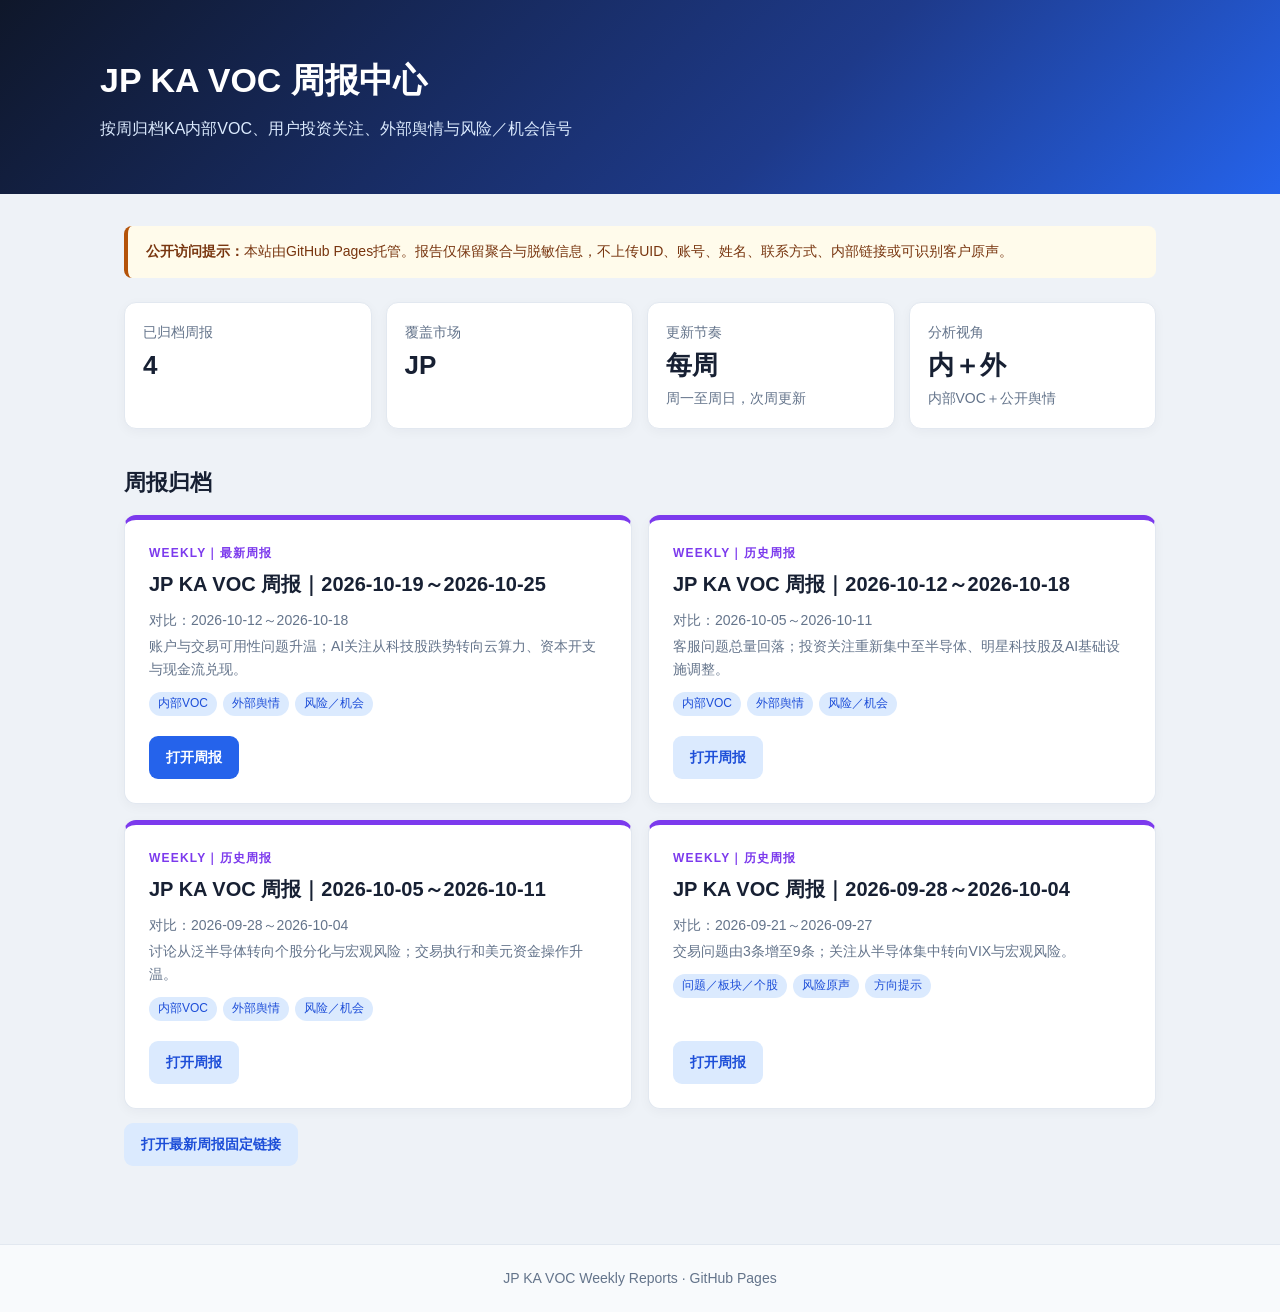
<file: index.html>
<!doctype html>
<html lang="zh-CN">
<head>
  <meta charset="utf-8">
  <meta name="viewport" content="width=device-width,initial-scale=1">
  <meta name="robots" content="noindex,nofollow">
  <title>JP KA VOC 周报中心</title>
  <link rel="stylesheet" href="assets/site.css?v=6">
</head>
<body>
<header><h1>JP KA VOC 周报中心</h1><p>按周归档KA内部VOC、用户投资关注、外部舆情与风险／机会信号</p></header>
<main class="wrap">
  <div class="notice"><strong>公开访问提示：</strong>本站由GitHub Pages托管。报告仅保留聚合与脱敏信息，不上传UID、账号、姓名、联系方式、内部链接或可识别客户原声。</div>
  <div class="summary">
    <div class="card"><div class="label">已归档周报</div><div class="value" id="report-count">4</div></div>
    <div class="card"><div class="label">覆盖市场</div><div class="value">JP</div></div>
    <div class="card"><div class="label">更新节奏</div><div class="value">每周</div><div class="label">周一至周日，次周更新</div></div>
    <div class="card"><div class="label">分析视角</div><div class="value">内＋外</div><div class="label">内部VOC＋公开舆情</div></div>
  </div>
  <h2 class="section">周报归档</h2>
  <section id="reports" class="report-grid">
    <article class="report weekly"><div><div class="report-type">WEEKLY｜最新周报</div><h2>JP KA VOC 周报｜2026-10-19～2026-10-25</h2><p>对比：2026-10-12～2026-10-18</p><p>账户与交易可用性问题升温；AI关注从科技股跌势转向云算力、资本开支与现金流兑现。</p><div class="tags"><span class="tag">内部VOC</span><span class="tag">外部舆情</span><span class="tag">风险／机会</span></div></div><a class="button" href="reports/2026/2026-10-19_to_2026-10-25/">打开周报</a></article>
    <article class="report weekly"><div><div class="report-type">WEEKLY｜历史周报</div><h2>JP KA VOC 周报｜2026-10-12～2026-10-18</h2><p>对比：2026-10-05～2026-10-11</p><p>客服问题总量回落；投资关注重新集中至半导体、明星科技股及AI基础设施调整。</p><div class="tags"><span class="tag">内部VOC</span><span class="tag">外部舆情</span><span class="tag">风险／机会</span></div></div><a class="button secondary" href="reports/2026/2026-10-12_to_2026-10-18/">打开周报</a></article>
    <article class="report weekly"><div><div class="report-type">WEEKLY｜历史周报</div><h2>JP KA VOC 周报｜2026-10-05～2026-10-11</h2><p>对比：2026-09-28～2026-10-04</p><p>讨论从泛半导体转向个股分化与宏观风险；交易执行和美元资金操作升温。</p><div class="tags"><span class="tag">内部VOC</span><span class="tag">外部舆情</span><span class="tag">风险／机会</span></div></div><a class="button secondary" href="reports/2026/2026-10-05_to_2026-10-11/">打开周报</a></article>
    <article class="report weekly"><div><div class="report-type">WEEKLY｜历史周报</div><h2>JP KA VOC 周报｜2026-09-28～2026-10-04</h2><p>对比：2026-09-21～2026-09-27</p><p>交易问题由3条增至9条；关注从半导体集中转向VIX与宏观风险。</p><div class="tags"><span class="tag">问题／板块／个股</span><span class="tag">风险原声</span><span class="tag">方向提示</span></div></div><a class="button secondary" href="reports/2026/2026-09-28_to_2026-10-04/">打开周报</a></article>
  </section>
  <p><a class="button secondary" href="latest-weekly.html">打开最新周报固定链接</a></p>
</main>
<footer>JP KA VOC Weekly Reports · GitHub Pages</footer>
</body>
</html>
</file>
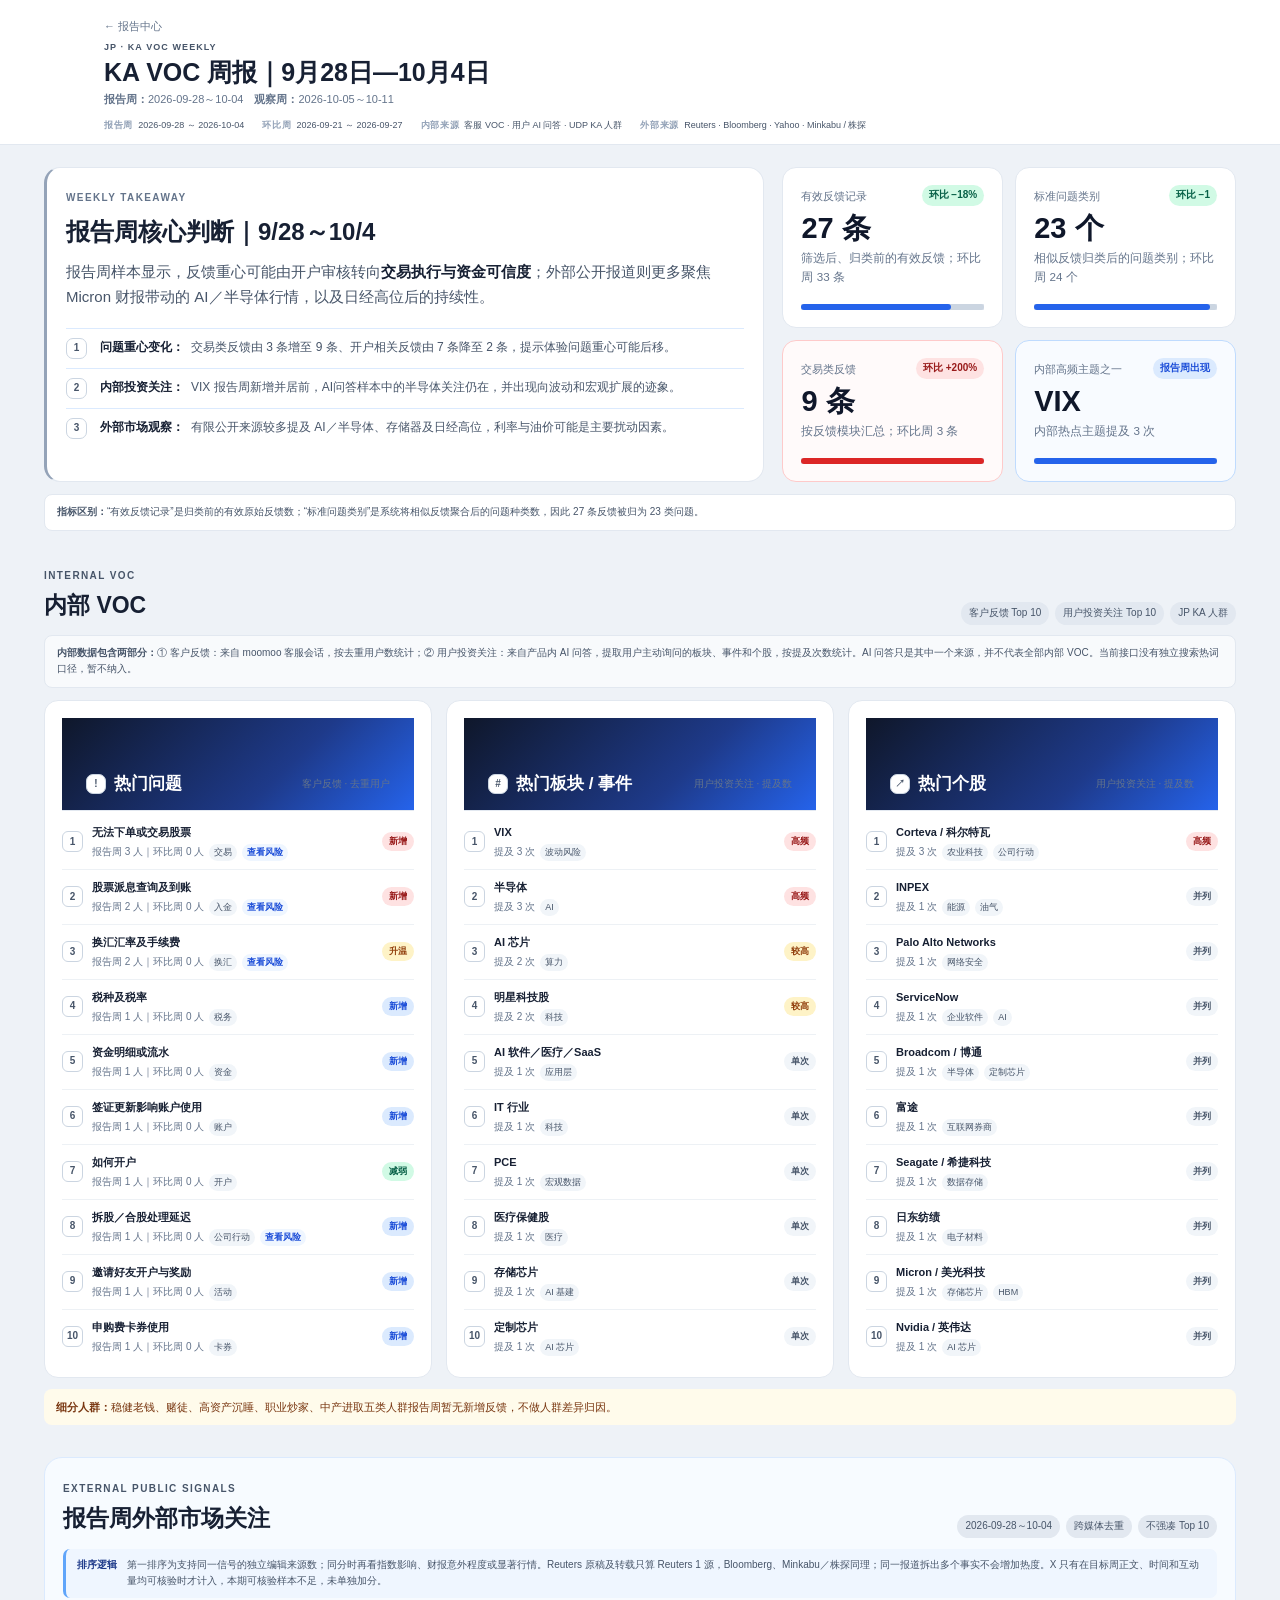
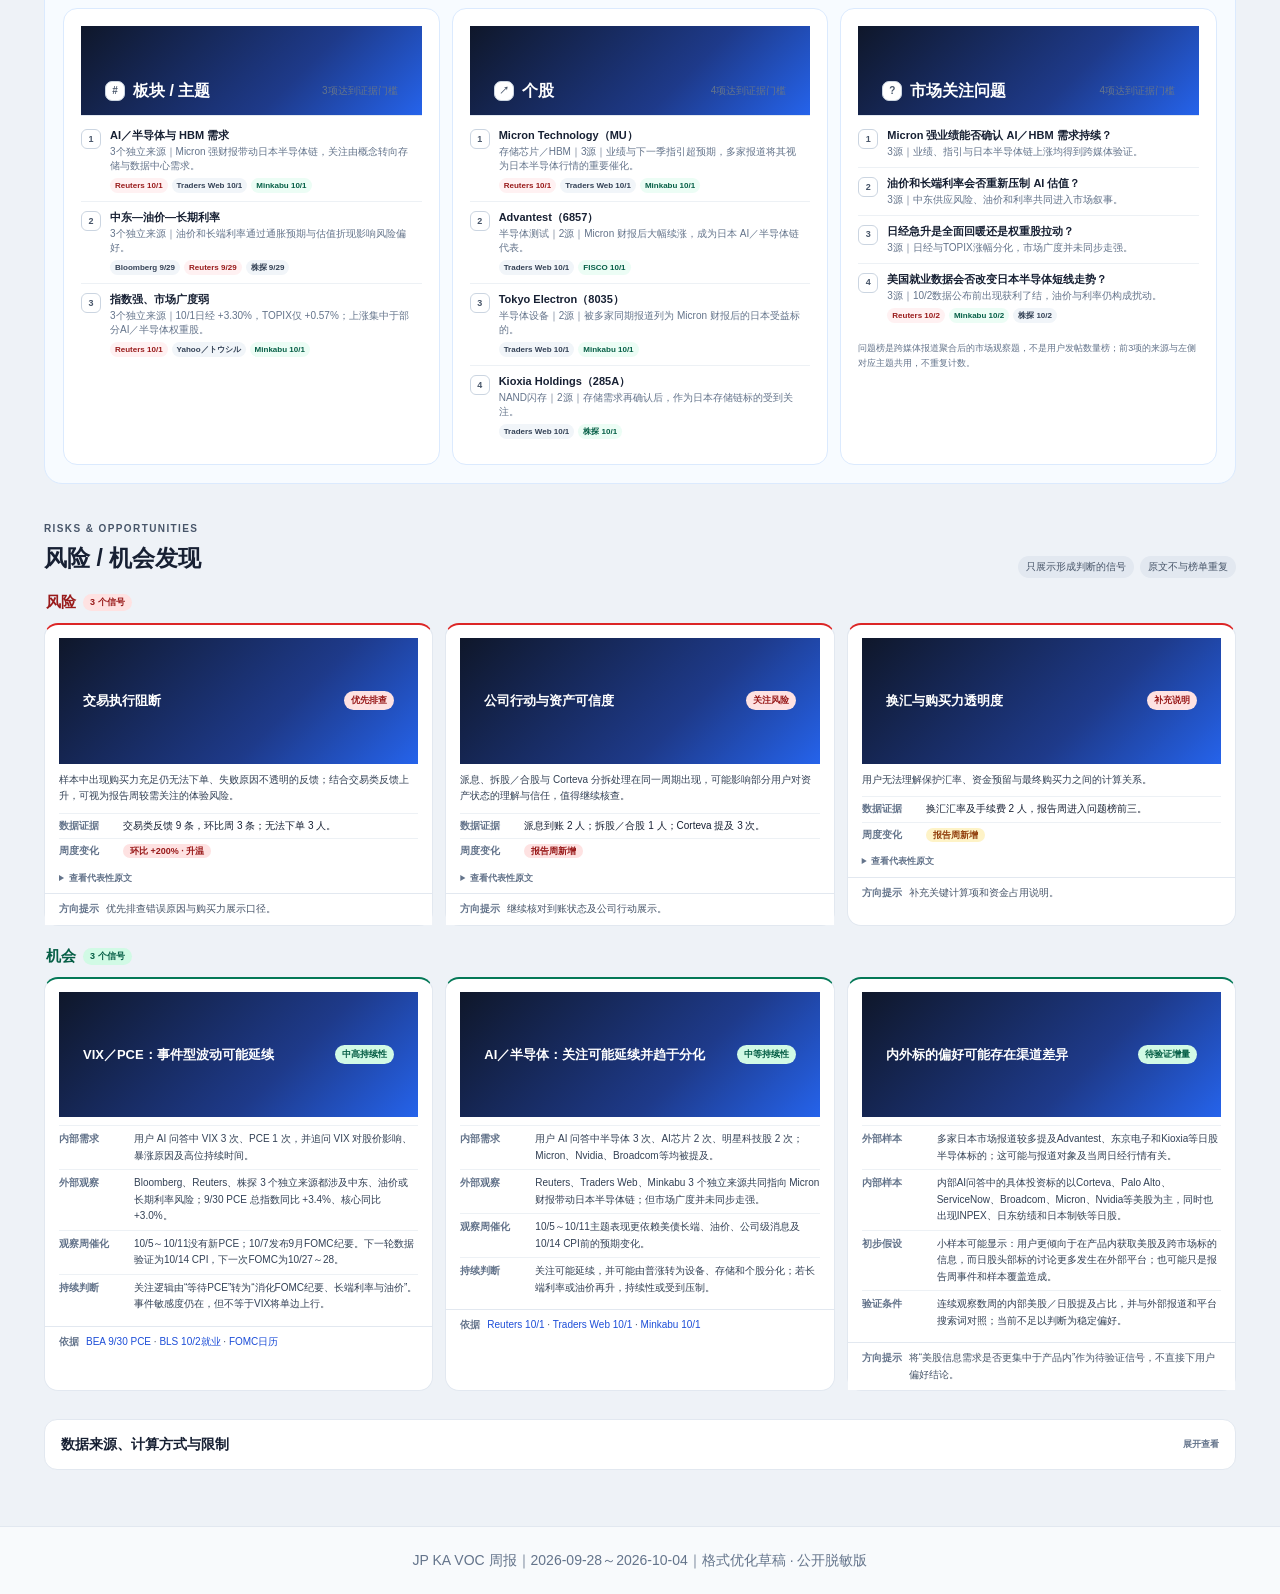
<file: reports/2026/2026-09-28_to_2026-10-04/index.html>
<!doctype html>
<html lang="zh-CN">
<head>
  <meta charset="utf-8">
  <meta name="viewport" content="width=device-width,initial-scale=1">
  <meta name="robots" content="noindex,nofollow">
  <title>JP KA VOC 周报｜2026-09-28～2026-10-04</title>
  <link rel="stylesheet" href="../../../assets/site.css?v=5">
</head>
<body>
<header class="report-hero weekly-hero weekly-hero-light">
  <div class="shell">
    <a class="back" href="../../../">← 报告中心</a>
    <div class="eyebrow">JP · KA VOC WEEKLY</div>
    <h1>KA VOC 周报｜9月28日—10月4日</h1>
    <p><strong>报告周：</strong>2026-09-28～10-04　<strong>观察周：</strong>2026-10-05～10-11</p>
    <dl class="period-strip">
      <div><dt>报告周</dt><dd>2026-09-28 ～ 2026-10-04</dd></div>
      <div><dt>环比周</dt><dd>2026-09-21 ～ 2026-09-27</dd></div>
      <div><dt>内部来源</dt><dd>客服 VOC · 用户 AI 问答 · UDP KA 人群</dd></div>
      <div><dt>外部来源</dt><dd>Reuters · Bloomberg · Yahoo · Minkabu / 株探</dd></div>
    </dl>
  </div>
</header>

<main class="shell weekly-dashboard weekly-dashboard-v2">
  <section class="week-summary" aria-labelledby="summary-title">
    <div class="summary-copy summary-copy-light">
      <span class="section-kicker">WEEKLY TAKEAWAY</span>
      <h2 id="summary-title">报告周核心判断｜9/28～10/4</h2>
      <p class="summary-lead">报告周样本显示，反馈重心可能由开户审核转向<strong>交易执行与资金可信度</strong>；外部公开报道则更多聚焦 Micron 财报带动的 AI／半导体行情，以及日经高位后的持续性。</p>
      <ul class="summary-points">
        <li><span>1</span><p><strong>问题重心变化：</strong>交易类反馈由 3 条增至 9 条、开户相关反馈由 7 条降至 2 条，提示体验问题重心可能后移。</p></li>
        <li><span>2</span><p><strong>内部投资关注：</strong>VIX 报告周新增并居前，AI问答样本中的半导体关注仍在，并出现向波动和宏观扩展的迹象。</p></li>
        <li><span>3</span><p><strong>外部市场观察：</strong>有限公开来源较多提及 AI／半导体、存储器及日经高位，利率与油价可能是主要扰动因素。</p></li>
      </ul>
    </div>
    <div class="metric-grid" aria-label="报告周关键指标">
      <article class="metric-card">
        <div class="metric-top"><span>有效反馈记录</span><em class="delta down">环比 −18%</em></div>
        <strong>27 条</strong><small>筛选后、归类前的有效反馈；环比周 33 条</small>
        <div class="metric-track" style="--current:82%;--previous:100%"><i></i></div>
      </article>
      <article class="metric-card">
        <div class="metric-top"><span>标准问题类别</span><em class="delta down">环比 −1</em></div>
        <strong>23 个</strong><small>相似反馈归类后的问题类别；环比周 24 个</small>
        <div class="metric-track" style="--current:96%;--previous:100%"><i></i></div>
      </article>
      <article class="metric-card metric-alert">
        <div class="metric-top"><span>交易类反馈</span><em class="delta up">环比 +200%</em></div>
        <strong>9 条</strong><small>按反馈模块汇总；环比周 3 条</small>
        <div class="metric-track" style="--current:100%;--previous:33%"><i></i></div>
      </article>
      <article class="metric-card metric-focus">
        <div class="metric-top"><span>内部高频主题之一</span><em class="delta new">报告周出现</em></div>
        <strong>VIX</strong><small>内部热点主题提及 3 次</small>
        <div class="metric-track" style="--current:100%;--previous:0%"><i></i></div>
      </article>
    </div>
  </section>
  <p class="metric-explainer"><strong>指标区别：</strong>“有效反馈记录”是归类前的有效原始反馈数；“标准问题类别”是系统将相似反馈聚合后的问题种类数，因此 27 条反馈被归为 23 类问题。</p>

  <section class="dashboard-section" aria-labelledby="internal-title">
    <div class="dashboard-heading">
      <div><span class="section-kicker">INTERNAL VOC</span><h2 id="internal-title">内部 VOC</h2></div>
      <div class="heading-meta"><span>客户反馈 Top 10</span><span>用户投资关注 Top 10</span><span>JP KA 人群</span></div>
    </div>
    <p class="section-note"><strong>内部数据包含两部分：</strong>① 客户反馈：来自 moomoo 客服会话，按去重用户数统计；② 用户投资关注：来自产品内 AI 问答，提取用户主动询问的板块、事件和个股，按提及次数统计。AI 问答只是其中一个来源，并不代表全部内部 VOC。当前接口没有独立搜索热词口径，暂不纳入。</p>

    <div class="compact-rank-grid top10-grid">
      <article class="compact-rank-card">
        <header><div><span class="card-icon issue">!</span><h3>热门问题</h3></div><span class="scope-tag">客户反馈 · 去重用户</span></header>
        <ol class="dense-ranking">
          <li><b>1</b><div class="rank-copy"><strong>无法下单或交易股票</strong><div><span>报告周 3 人｜环比周 0 人</span><i>交易</i><a href="#trading-risk">查看风险</a></div></div><em class="trend hot">新增</em></li>
          <li><b>2</b><div class="rank-copy"><strong>股票派息查询及到账</strong><div><span>报告周 2 人｜环比周 0 人</span><i>入金</i><a href="#asset-risk">查看风险</a></div></div><em class="trend hot">新增</em></li>
          <li><b>3</b><div class="rank-copy"><strong>换汇汇率及手续费</strong><div><span>报告周 2 人｜环比周 0 人</span><i>换汇</i><a href="#fx-risk">查看风险</a></div></div><em class="trend rise">升温</em></li>
          <li><b>4</b><div class="rank-copy"><strong>税种及税率</strong><div><span>报告周 1 人｜环比周 0 人</span><i>税务</i></div></div><em class="trend new">新增</em></li>
          <li><b>5</b><div class="rank-copy"><strong>资金明细或流水</strong><div><span>报告周 1 人｜环比周 0 人</span><i>资金</i></div></div><em class="trend new">新增</em></li>
          <li><b>6</b><div class="rank-copy"><strong>签证更新影响账户使用</strong><div><span>报告周 1 人｜环比周 0 人</span><i>账户</i></div></div><em class="trend new">新增</em></li>
          <li><b>7</b><div class="rank-copy"><strong>如何开户</strong><div><span>报告周 1 人｜环比周 0 人</span><i>开户</i></div></div><em class="trend cool">减弱</em></li>
          <li><b>8</b><div class="rank-copy"><strong>拆股／合股处理延迟</strong><div><span>报告周 1 人｜环比周 0 人</span><i>公司行动</i><a href="#asset-risk">查看风险</a></div></div><em class="trend new">新增</em></li>
          <li><b>9</b><div class="rank-copy"><strong>邀请好友开户与奖励</strong><div><span>报告周 1 人｜环比周 0 人</span><i>活动</i></div></div><em class="trend new">新增</em></li>
          <li><b>10</b><div class="rank-copy"><strong>申购费卡券使用</strong><div><span>报告周 1 人｜环比周 0 人</span><i>卡券</i></div></div><em class="trend new">新增</em></li>
        </ol>
      </article>

      <article class="compact-rank-card">
        <header><div><span class="card-icon theme">#</span><h3>热门板块 / 事件</h3></div><span class="scope-tag">用户投资关注 · 提及数</span></header>
        <ol class="dense-ranking">
          <li><b>1</b><div class="rank-copy"><strong>VIX</strong><div><span>提及 3 次</span><i>波动风险</i></div></div><em class="trend hot">高频</em></li>
          <li><b>2</b><div class="rank-copy"><strong>半导体</strong><div><span>提及 3 次</span><i>AI</i></div></div><em class="trend hot">高频</em></li>
          <li><b>3</b><div class="rank-copy"><strong>AI 芯片</strong><div><span>提及 2 次</span><i>算力</i></div></div><em class="trend rise">较高</em></li>
          <li><b>4</b><div class="rank-copy"><strong>明星科技股</strong><div><span>提及 2 次</span><i>科技</i></div></div><em class="trend rise">较高</em></li>
          <li><b>5</b><div class="rank-copy"><strong>AI 软件／医疗／SaaS</strong><div><span>提及 1 次</span><i>应用层</i></div></div><em class="trend steady">单次</em></li>
          <li><b>6</b><div class="rank-copy"><strong>IT 行业</strong><div><span>提及 1 次</span><i>科技</i></div></div><em class="trend steady">单次</em></li>
          <li><b>7</b><div class="rank-copy"><strong>PCE</strong><div><span>提及 1 次</span><i>宏观数据</i></div></div><em class="trend steady">单次</em></li>
          <li><b>8</b><div class="rank-copy"><strong>医疗保健股</strong><div><span>提及 1 次</span><i>医疗</i></div></div><em class="trend steady">单次</em></li>
          <li><b>9</b><div class="rank-copy"><strong>存储芯片</strong><div><span>提及 1 次</span><i>AI 基建</i></div></div><em class="trend steady">单次</em></li>
          <li><b>10</b><div class="rank-copy"><strong>定制芯片</strong><div><span>提及 1 次</span><i>AI 芯片</i></div></div><em class="trend steady">单次</em></li>
        </ol>
      </article>

      <article class="compact-rank-card">
        <header><div><span class="card-icon stock">↗</span><h3>热门个股</h3></div><span class="scope-tag">用户投资关注 · 提及数</span></header>
        <ol class="dense-ranking stock-ranking">
          <li><b>1</b><div class="rank-copy"><strong>Corteva / 科尔特瓦</strong><div><span>提及 3 次</span><i>农业科技</i><i>公司行动</i></div></div><em class="trend hot">高频</em></li>
          <li><b>2</b><div class="rank-copy"><strong>INPEX</strong><div><span>提及 1 次</span><i>能源</i><i>油气</i></div></div><em class="trend steady">并列</em></li>
          <li><b>3</b><div class="rank-copy"><strong>Palo Alto Networks</strong><div><span>提及 1 次</span><i>网络安全</i></div></div><em class="trend steady">并列</em></li>
          <li><b>4</b><div class="rank-copy"><strong>ServiceNow</strong><div><span>提及 1 次</span><i>企业软件</i><i>AI</i></div></div><em class="trend steady">并列</em></li>
          <li><b>5</b><div class="rank-copy"><strong>Broadcom / 博通</strong><div><span>提及 1 次</span><i>半导体</i><i>定制芯片</i></div></div><em class="trend steady">并列</em></li>
          <li><b>6</b><div class="rank-copy"><strong>富途</strong><div><span>提及 1 次</span><i>互联网券商</i></div></div><em class="trend steady">并列</em></li>
          <li><b>7</b><div class="rank-copy"><strong>Seagate / 希捷科技</strong><div><span>提及 1 次</span><i>数据存储</i></div></div><em class="trend steady">并列</em></li>
          <li><b>8</b><div class="rank-copy"><strong>日东纺绩</strong><div><span>提及 1 次</span><i>电子材料</i></div></div><em class="trend steady">并列</em></li>
          <li><b>9</b><div class="rank-copy"><strong>Micron / 美光科技</strong><div><span>提及 1 次</span><i>存储芯片</i><i>HBM</i></div></div><em class="trend steady">并列</em></li>
          <li><b>10</b><div class="rank-copy"><strong>Nvidia / 英伟达</strong><div><span>提及 1 次</span><i>AI 芯片</i></div></div><em class="trend steady">并列</em></li>
        </ol>
      </article>
    </div>
    <p class="segment-note"><strong>细分人群：</strong>稳健老钱、赌徒、高资产沉睡、职业炒家、中产进取五类人群报告周暂无新增反馈，不做人群差异归因。</p>
  </section>

  <section class="dashboard-section external-section" aria-labelledby="external-title">
    <div class="dashboard-heading">
      <div><span class="section-kicker">EXTERNAL PUBLIC SIGNALS</span><h2 id="external-title">报告周外部市场关注</h2></div>
      <div class="heading-meta"><span>2026-09-28～10-04</span><span>跨媒体去重</span><span>不强凑 Top 10</span></div>
    </div>
    <div class="coverage-notice"><strong>排序逻辑</strong><span>第一排序为支持同一信号的独立编辑来源数；同分时再看指数影响、财报意外程度或显著行情。Reuters 原稿及转载只算 Reuters 1 源，Bloomberg、Minkabu／株探同理；同一报道拆出多个事实不会增加热度。X 只有在目标周正文、时间和互动量均可核验时才计入，本期可核验样本不足，未单独加分。</span></div>

    <div class="external-audit-grid">
      <article class="external-list-card">
        <header><div><span class="card-icon theme">#</span><h3>板块 / 主题</h3></div><span class="scope-tag">3项达到证据门槛</span></header>
        <ol class="external-ranking audited-ranking">
          <li><b>1</b><div><strong>AI／半导体与 HBM 需求</strong><small>3个独立来源｜Micron 强财报带动日本半导体链，关注由概念转向存储与数据中心需求。</small><p><a class="source-badge reuters" href="https://www.reuters.com/jp/markets/japan/3EYZF6HDSNPGPGSO32RVR5TXRA-2026-10-01">Reuters 10/1</a><a class="source-badge yahoo" href="https://finance.yahoo.co.jp/news/detail/984bab991864b561a7f42e8fc872e2ba87048a46">Traders Web 10/1</a><a class="source-badge minkabu" href="https://minkabu.jp/news/4627838">Minkabu 10/1</a></p></div></li>
          <li><b>2</b><div><strong>中东—油价—长期利率</strong><small>3个独立来源｜油价和长端利率通过通胀预期与估值折现影响风险偏好。</small><p><a class="source-badge bloomberg" href="https://finance.yahoo.co.jp/news/detail/d16d2980476256d8fa8a9211874a189e6bd9db4b">Bloomberg 9/29</a><a class="source-badge reuters" href="https://www.reuters.com/business/energy/oil-prices-rise-second-session-continued-middle-east-supply-concern-2026-09-29">Reuters 9/29</a><a class="source-badge yahoo" href="https://finance.yahoo.co.jp/news/detail/b894ab13cde4b898290de80e15b17d4a0f1c2d13">株探 9/29</a></p></div></li>
          <li><b>3</b><div><strong>指数强、市场广度弱</strong><small>3个独立来源｜10/1日经 +3.30%，TOPIX仅 +0.57%；上涨集中于部分AI／半导体权重股。</small><p><a class="source-badge reuters" href="https://www.reuters.com/jp/markets/japan/S3G7WV4N5BKSVOFPMO2GI25I5U-2026-10-01">Reuters 10/1</a><a class="source-badge yahoo" href="https://finance.yahoo.co.jp/news/detail/763b33fde38ba1bb361be3026c0c0921e911250e">Yahoo／トウシル</a><a class="source-badge minkabu" href="https://minkabu.jp/news/4627838">Minkabu 10/1</a></p></div></li>
        </ol>
      </article>

      <article class="external-list-card">
        <header><div><span class="card-icon stock">↗</span><h3>个股</h3></div><span class="scope-tag">4项达到证据门槛</span></header>
        <ol class="external-ranking external-stocks audited-ranking">
          <li><b>1</b><div><strong>Micron Technology（MU）</strong><small>存储芯片／HBM｜3源｜业绩与下一季指引超预期，多家报道将其视为日本半导体行情的重要催化。</small><p><a class="source-badge reuters" href="https://www.reuters.com/jp/markets/japan/3EYZF6HDSNPGPGSO32RVR5TXRA-2026-10-01">Reuters 10/1</a><a class="source-badge yahoo" href="https://finance.yahoo.co.jp/news/detail/984bab991864b561a7f42e8fc872e2ba87048a46">Traders Web 10/1</a><a class="source-badge minkabu" href="https://minkabu.jp/news/4627838">Minkabu 10/1</a></p></div></li>
          <li><b>2</b><div><strong>Advantest（6857）</strong><small>半导体测试｜2源｜Micron 财报后大幅续涨，成为日本 AI／半导体链代表。</small><p><a class="source-badge yahoo" href="https://finance.yahoo.co.jp/news/detail/984bab991864b561a7f42e8fc872e2ba87048a46">Traders Web 10/1</a><a class="source-badge minkabu" href="https://s.minkabu.jp/news/4627040">FISCO 10/1</a></p></div></li>
          <li><b>3</b><div><strong>Tokyo Electron（8035）</strong><small>半导体设备｜2源｜被多家同期报道列为 Micron 财报后的日本受益标的。</small><p><a class="source-badge yahoo" href="https://finance.yahoo.co.jp/news/detail/984bab991864b561a7f42e8fc872e2ba87048a46">Traders Web 10/1</a><a class="source-badge minkabu" href="https://minkabu.jp/news/4627838">Minkabu 10/1</a></p></div></li>
          <li><b>4</b><div><strong>Kioxia Holdings（285A）</strong><small>NAND闪存｜2源｜存储需求再确认后，作为日本存储链标的受到关注。</small><p><a class="source-badge yahoo" href="https://finance.yahoo.co.jp/news/detail/984bab991864b561a7f42e8fc872e2ba87048a46">Traders Web 10/1</a><a class="source-badge minkabu" href="https://s.kabutan.jp/news/n202610010298">株探 10/1</a></p></div></li>
        </ol>
      </article>

      <article class="external-list-card">
        <header><div><span class="card-icon issue">?</span><h3>市场关注问题</h3></div><span class="scope-tag">4项达到证据门槛</span></header>
        <ol class="external-ranking question-ranking audited-ranking">
          <li><b>1</b><div><strong>Micron 强业绩能否确认 AI／HBM 需求持续？</strong><small>3源｜业绩、指引与日本半导体链上涨均得到跨媒体验证。</small></div></li>
          <li><b>2</b><div><strong>油价和长端利率会否重新压制 AI 估值？</strong><small>3源｜中东供应风险、油价和利率共同进入市场叙事。</small></div></li>
          <li><b>3</b><div><strong>日经急升是全面回暖还是权重股拉动？</strong><small>3源｜日经与TOPIX涨幅分化，市场广度并未同步走强。</small></div></li>
          <li><b>4</b><div><strong>美国就业数据会否改变日本半导体短线走势？</strong><small>3源｜10/2数据公布前出现获利了结，油价与利率仍构成扰动。</small><p><a class="source-badge reuters" href="https://www.reuters.com/jp/markets/japan/2I7MEVTJ3BOUBHM4ABXZJMMWPA-2026-10-02">Reuters 10/2</a><a class="source-badge minkabu" href="https://minkabu.jp/news/4628151">Minkabu 10/2</a><a class="source-badge yahoo" href="https://finance.yahoo.co.jp/news/detail/cef4118d2ab782d110c0c41fb88058bda95d4903">株探 10/2</a></p></div></li>
        </ol>
        <p class="evidence-footnote">问题榜是跨媒体报道聚合后的市场观察题，不是用户发帖数量榜；前3项的来源与左侧对应主题共用，不重复计数。</p>
      </article>
    </div>
  </section>

  <section class="dashboard-section" aria-labelledby="finding-title">
    <div class="dashboard-heading">
      <div><span class="section-kicker">RISKS &amp; OPPORTUNITIES</span><h2 id="finding-title">风险 / 机会发现</h2></div>
      <div class="heading-meta"><span>只展示形成判断的信号</span><span>原文不与榜单重复</span></div>
    </div>

    <div class="finding-group">
      <div class="finding-subhead risk-subhead"><strong>风险</strong><span>3 个信号</span></div>
      <div class="finding-grid risk-findings">
        <article class="finding-card risk-card" id="trading-risk">
          <header><h3>交易执行阻断</h3><em>优先排查</em></header>
          <p class="finding-judgement">样本中出现购买力充足仍无法下单、失败原因不透明的反馈；结合交易类反馈上升，可视为报告周较需关注的体验风险。</p>
          <dl class="evidence-list"><div><dt>数据证据</dt><dd>交易类反馈 9 条，环比周 3 条；无法下单 3 人。</dd></div><div><dt>周度变化</dt><dd><span class="inline-trend hot">环比 +200% · 升温</span></dd></div></dl>
          <details class="quote-detail"><summary>查看代表性原文</summary><blockquote lang="ja">「余力は十分にありますが、エラーが出ます。」</blockquote></details>
          <footer><strong>方向提示</strong><span>优先排查错误原因与购买力展示口径。</span></footer>
        </article>

        <article class="finding-card risk-card" id="asset-risk">
          <header><h3>公司行动与资产可信度</h3><em>关注风险</em></header>
          <p class="finding-judgement">派息、拆股／合股与 Corteva 分拆处理在同一周期出现，可能影响部分用户对资产状态的理解与信任，值得继续核查。</p>
          <dl class="evidence-list"><div><dt>数据证据</dt><dd>派息到账 2 人；拆股／合股 1 人；Corteva 提及 3 次。</dd></div><div><dt>周度变化</dt><dd><span class="inline-trend hot">报告周新增</span></dd></div></dl>
          <details class="quote-detail"><summary>查看代表性原文</summary><blockquote lang="ja">「分配金税金は表示されているが、分配金入金は表示されていません。」</blockquote></details>
          <footer><strong>方向提示</strong><span>继续核对到账状态及公司行动展示。</span></footer>
        </article>

        <article class="finding-card risk-card" id="fx-risk">
          <header><h3>换汇与购买力透明度</h3><em>补充说明</em></header>
          <p class="finding-judgement">用户无法理解保护汇率、资金预留与最终购买力之间的计算关系。</p>
          <dl class="evidence-list"><div><dt>数据证据</dt><dd>换汇汇率及手续费 2 人，报告周进入问题榜前三。</dd></div><div><dt>周度变化</dt><dd><span class="inline-trend rise">报告周新增</span></dd></div></dl>
          <details class="quote-detail"><summary>查看代表性原文</summary><blockquote lang="ja">「その計算が明示されていないことが問題です。ユーザーには分からない。」</blockquote></details>
          <footer><strong>方向提示</strong><span>补充关键计算项和资金占用说明。</span></footer>
        </article>
      </div>
    </div>

    <div class="finding-group opportunity-group">
      <div class="finding-subhead opportunity-subhead"><strong>机会</strong><span>3 个信号</span></div>
      <div class="finding-grid opportunity-findings">
        <article class="finding-card opportunity-card outlook-card">
          <header><h3>VIX／PCE：事件型波动可能延续</h3><em>中高持续性</em></header>
          <dl class="outlook-lines">
            <div><dt>内部需求</dt><dd>用户 AI 问答中 VIX 3 次、PCE 1 次，并追问 VIX 对股价影响、暴涨原因及高位持续时间。</dd></div>
            <div><dt>外部观察</dt><dd>Bloomberg、Reuters、株探 3 个独立来源都涉及中东、油价或长期利率风险；9/30 PCE 总指数同比 +3.4%、核心同比 +3.0%。</dd></div>
            <div><dt>观察周催化</dt><dd>10/5～10/11没有新PCE；10/7发布9月FOMC纪要。下一轮数据验证为10/14 CPI，下一次FOMC为10/27～28。</dd></div>
            <div><dt>持续判断</dt><dd>关注逻辑由“等待PCE”转为“消化FOMC纪要、长端利率与油价”。事件敏感度仍在，但不等于VIX将单边上行。</dd></div>
          </dl>
          <footer><strong>依据</strong><span><a href="https://www.bea.gov/news/2026/personal-income-and-outlays-august-2026">BEA 9/30 PCE</a> · <a href="https://www.bls.gov/news.release/archives/empsit_10022026.htm">BLS 10/2就业</a> · <a href="https://www.federalreserve.gov/monetarypolicy/fomccalendars.htm">FOMC日历</a></span></footer>
        </article>

        <article class="finding-card opportunity-card outlook-card">
          <header><h3>AI／半导体：关注可能延续并趋于分化</h3><em>中等持续性</em></header>
          <dl class="outlook-lines">
            <div><dt>内部需求</dt><dd>用户 AI 问答中半导体 3 次、AI芯片 2 次、明星科技股 2 次；Micron、Nvidia、Broadcom等均被提及。</dd></div>
            <div><dt>外部观察</dt><dd>Reuters、Traders Web、Minkabu 3 个独立来源共同指向 Micron 财报带动日本半导体链；但市场广度并未同步走强。</dd></div>
            <div><dt>观察周催化</dt><dd>10/5～10/11主题表现更依赖美债长端、油价、公司级消息及10/14 CPI前的预期变化。</dd></div>
            <div><dt>持续判断</dt><dd>关注可能延续，并可能由普涨转为设备、存储和个股分化；若长端利率或油价再升，持续性或受到压制。</dd></div>
          </dl>
          <footer><strong>依据</strong><span><a href="https://www.reuters.com/jp/markets/japan/3EYZF6HDSNPGPGSO32RVR5TXRA-2026-10-01">Reuters 10/1</a> · <a href="https://finance.yahoo.co.jp/news/detail/984bab991864b561a7f42e8fc872e2ba87048a46">Traders Web 10/1</a> · <a href="https://minkabu.jp/news/4627838">Minkabu 10/1</a></span></footer>
        </article>

        <article class="finding-card opportunity-card outlook-card gap-signal-card">
          <header><h3>内外标的偏好可能存在渠道差异</h3><em>待验证增量</em></header>
          <dl class="outlook-lines">
            <div><dt>外部样本</dt><dd>多家日本市场报道较多提及Advantest、东京电子和Kioxia等日股半导体标的；这可能与报道对象及当周日经行情有关。</dd></div>
            <div><dt>内部样本</dt><dd>内部AI问答中的具体投资标的以Corteva、Palo Alto、ServiceNow、Broadcom、Micron、Nvidia等美股为主，同时也出现INPEX、日东纺绩和日本制铁等日股。</dd></div>
            <div><dt>初步假设</dt><dd>小样本可能显示：用户更倾向于在产品内获取美股及跨市场标的信息，而日股头部标的讨论更多发生在外部平台；也可能只是报告周事件和样本覆盖造成。</dd></div>
            <div><dt>验证条件</dt><dd>连续观察数周的内部美股／日股提及占比，并与外部报道和平台搜索词对照；当前不足以判断为稳定偏好。</dd></div>
          </dl>
          <footer><strong>方向提示</strong><span>将“美股信息需求是否更集中于产品内”作为待验证信号，不直接下用户偏好结论。</span></footer>
        </article>
      </div>
    </div>
  </section>

  <details class="source-method">
    <summary><span>数据来源、计算方式与限制</span><em>展开查看</em></summary>
    <div class="source-grid">
      <div><h3>内部数据系统</h3><p>VOC 生产环境热门问题与热点主题接口，并通过 UDP 筛选 JP KA 整体及五类细分人群。热门问题来自 moomoo 客服会话；板块、事件和个股来自产品内用户 AI 问答（AI_CHAT）。</p></div>
      <div><h3>内部指标口径</h3><p>有效反馈记录＝客服反馈归类前记录数；标准问题类别＝相似客服反馈归类后的问题种类；问题热度＝去重用户数；AI问答热度＝用户提及次数。AI问答不是AI总结。当前接口没有独立搜索热词数据，暂不纳入。</p></div>
      <div><h3>外部数据系统</h3><p>使用目标周 Reuters、Bloomberg、Yahoo Finance Japan、Traders Web、Minkabu／株探等公开报道；官方 BEA、BLS、Fed 数据只用于验证事件与后续日历。</p></div>
      <div><h3>外部排序方法</h3><p>先按独立编辑来源覆盖数排序，同分再看指数影响、财报意外或显著行情；原稿与转载只算一个来源，同一报道拆成多个事实不增加热度。X仅在正文、时间、互动量均可核验时计入。</p></div>
      <div><h3>时间口径</h3><p>报告周为 2026-09-28～10-04，日本股市交易日为 9/28～10/2；环比周为 2026-09-21～09-27；观察周为 2026-10-05～10-11。</p></div>
      <div><h3>隐私处理</h3><p>页面仅保留聚合数据与必要的匿名片段，不包含用户标识、账户、姓名、电话、邮箱、联系方式或完整私聊记录。</p></div>
    </div>
  </details>
</main>
<footer>JP KA VOC 周报｜2026-09-28～2026-10-04｜格式优化草稿 · 公开脱敏版</footer>
</body>
</html>
</file>
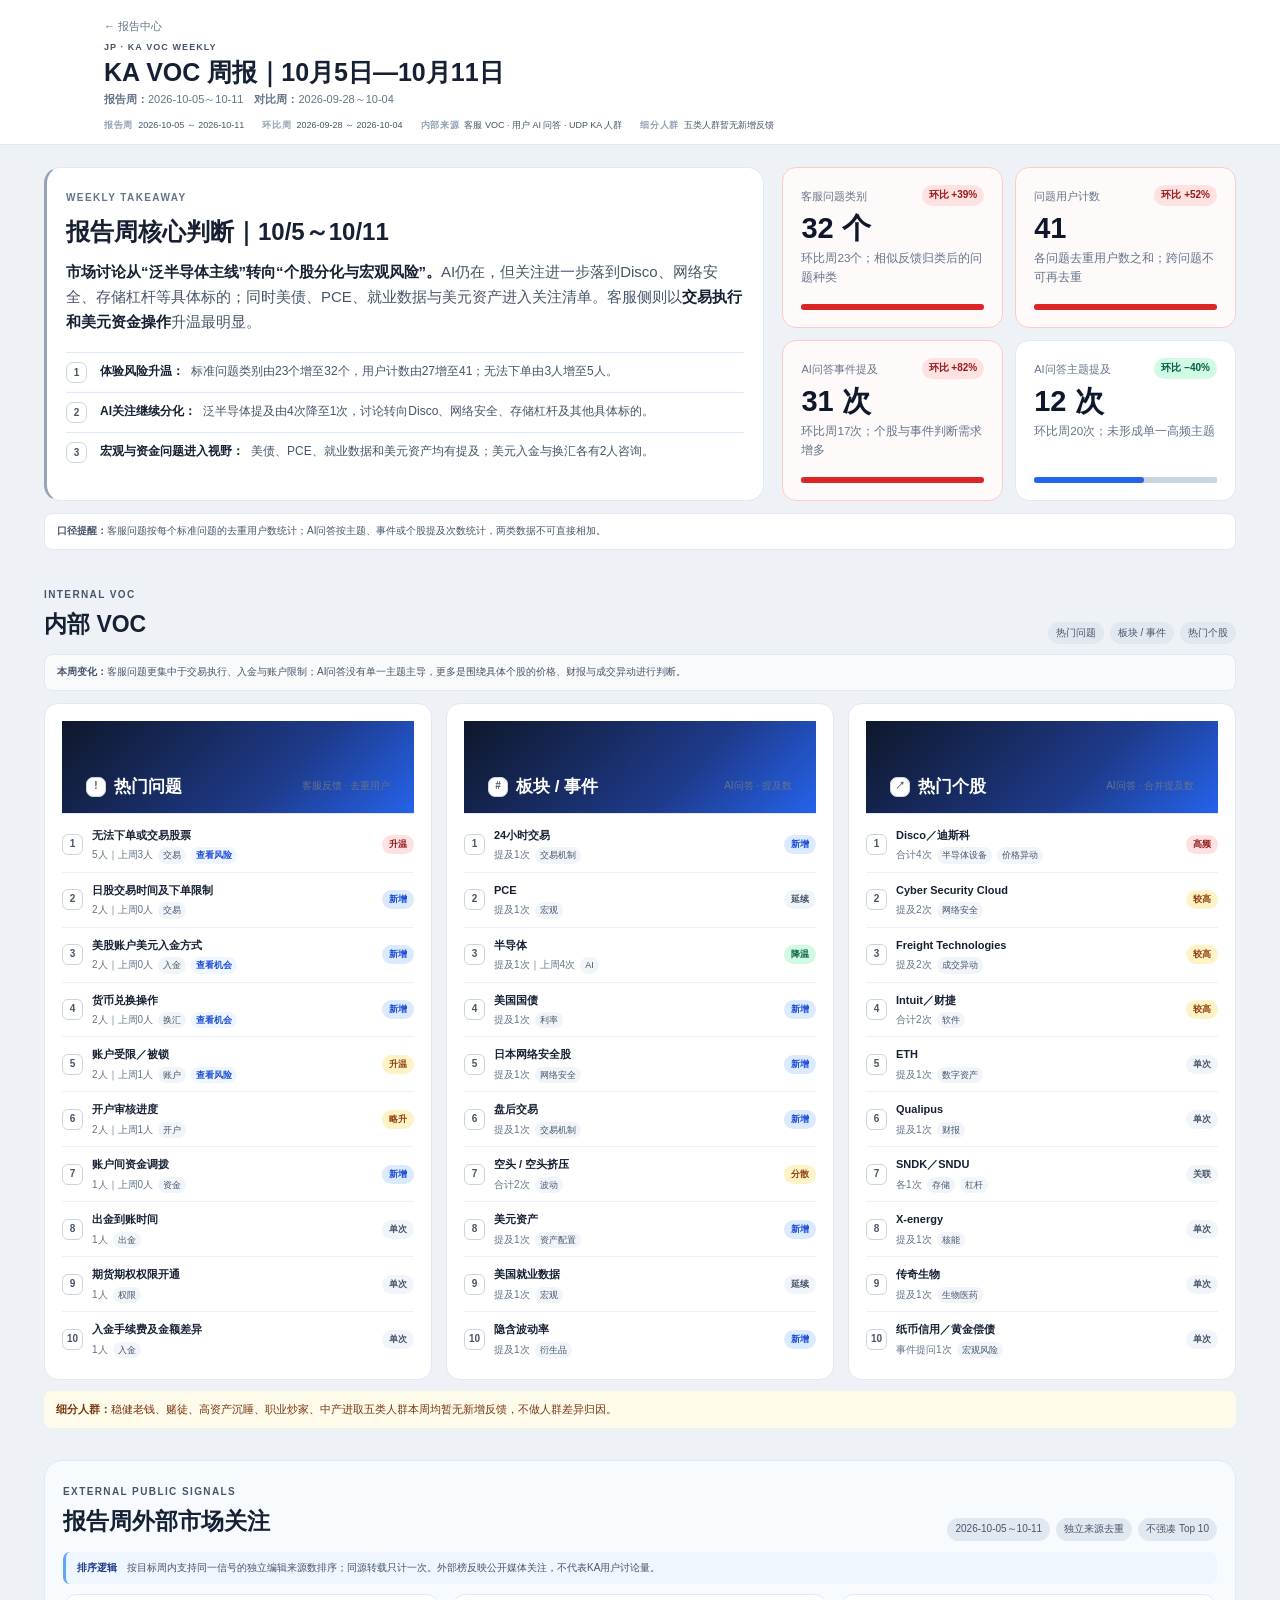
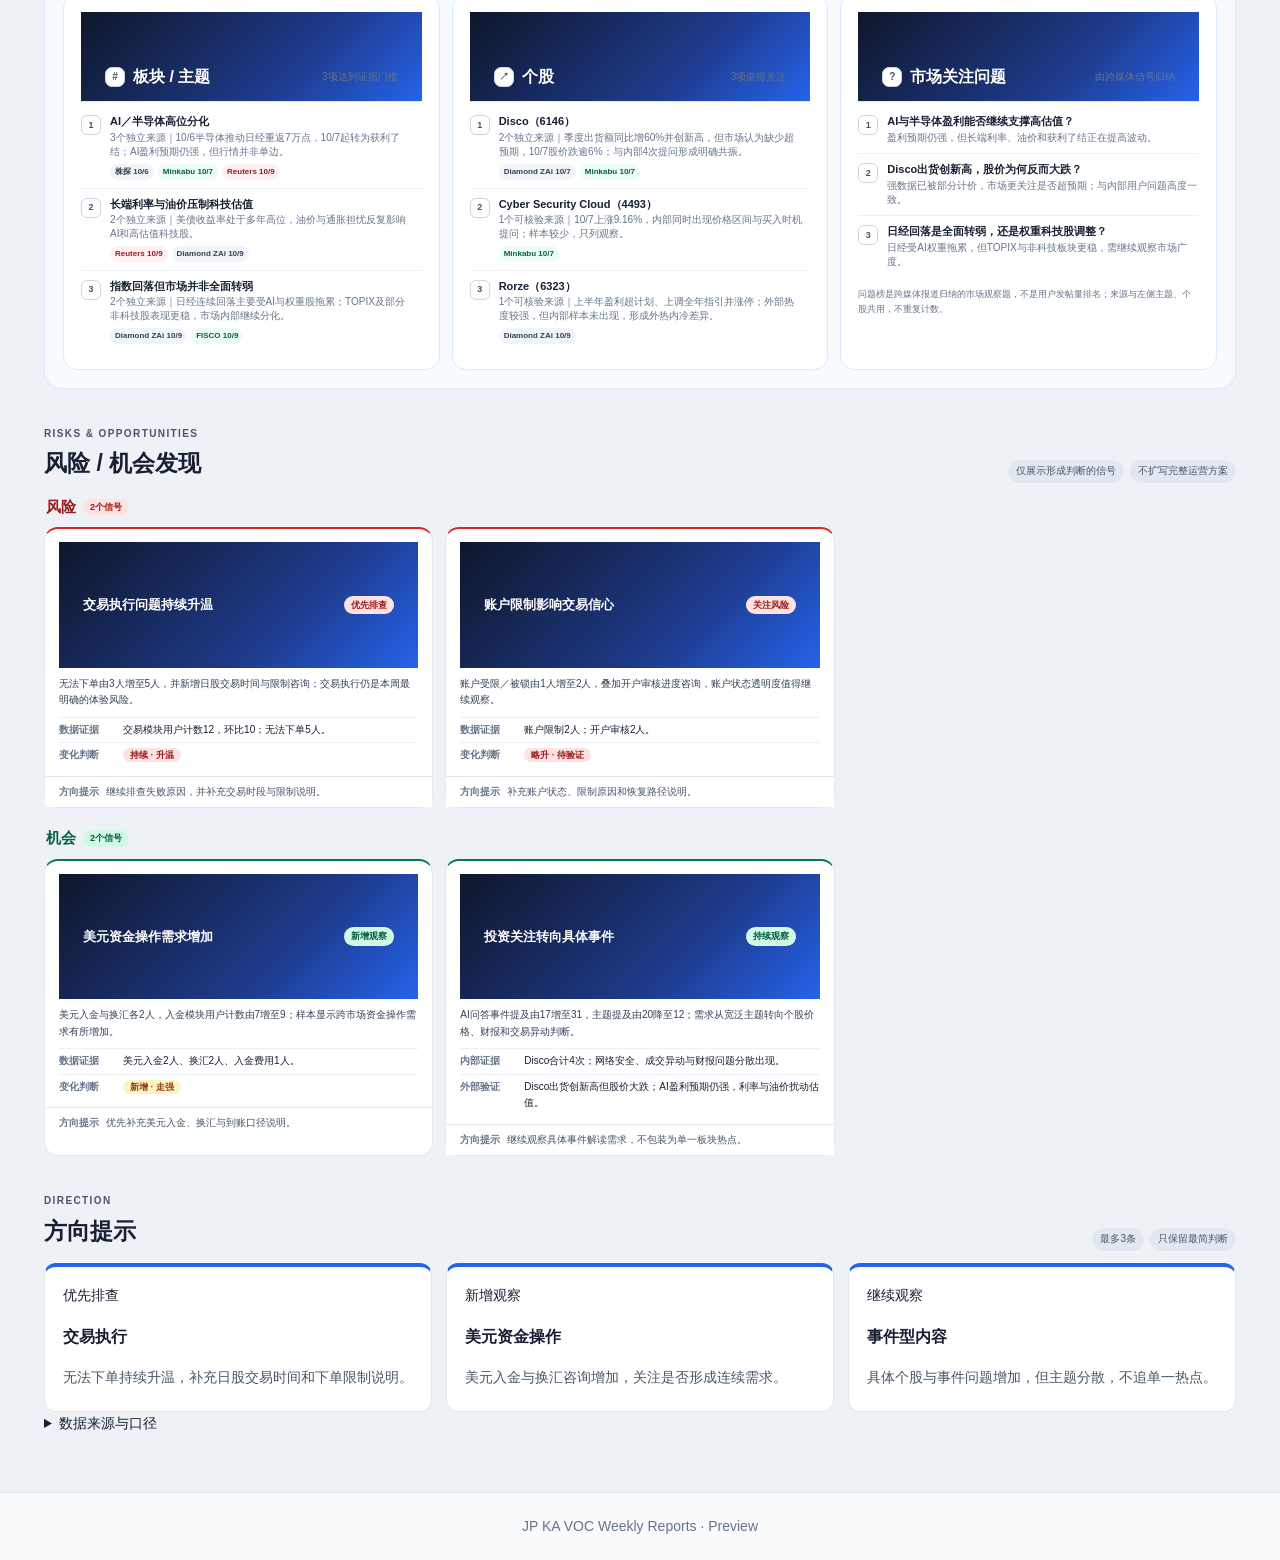
<file: reports/2026/2026-10-05_to_2026-10-11/index.html>
<!doctype html>
<html lang="zh-CN">
<head>
  <meta charset="utf-8">
  <meta name="viewport" content="width=device-width,initial-scale=1">
  <meta name="robots" content="noindex,nofollow">
  <title>JP KA VOC 周报｜2026-10-05～2026-10-11</title>
  <link rel="stylesheet" href="../../../assets/site.css?v=6">
</head>
<body>
<header class="report-hero weekly-hero weekly-hero-light">
  <div class="shell">
    <a class="back" href="../../../">← 报告中心</a>
    <div class="eyebrow">JP · KA VOC WEEKLY</div>
    <h1>KA VOC 周报｜10月5日—10月11日</h1>
    <p><strong>报告周：</strong>2026-10-05～10-11　<strong>对比周：</strong>2026-09-28～10-04</p>
    <dl class="period-strip">
      <div><dt>报告周</dt><dd>2026-10-05 ～ 2026-10-11</dd></div>
      <div><dt>环比周</dt><dd>2026-09-28 ～ 2026-10-04</dd></div>
      <div><dt>内部来源</dt><dd>客服 VOC · 用户 AI 问答 · UDP KA 人群</dd></div>
      <div><dt>细分人群</dt><dd>五类人群暂无新增反馈</dd></div>
    </dl>
  </div>
</header>

<main class="shell weekly-dashboard weekly-dashboard-v2">
  <section class="week-summary" aria-labelledby="summary-title">
    <div class="summary-copy summary-copy-light">
      <span class="section-kicker">WEEKLY TAKEAWAY</span>
      <h2 id="summary-title">报告周核心判断｜10/5～10/11</h2>
      <p class="summary-lead"><strong>市场讨论从“泛半导体主线”转向“个股分化与宏观风险”。</strong>AI仍在，但关注进一步落到Disco、网络安全、存储杠杆等具体标的；同时美债、PCE、就业数据与美元资产进入关注清单。客服侧则以<strong>交易执行和美元资金操作</strong>升温最明显。</p>
      <ul class="summary-points">
        <li><span>1</span><p><strong>体验风险升温：</strong>标准问题类别由23个增至32个，用户计数由27增至41；无法下单由3人增至5人。</p></li>
        <li><span>2</span><p><strong>AI关注继续分化：</strong>泛半导体提及由4次降至1次，讨论转向Disco、网络安全、存储杠杆及其他具体标的。</p></li>
        <li><span>3</span><p><strong>宏观与资金问题进入视野：</strong>美债、PCE、就业数据和美元资产均有提及；美元入金与换汇各有2人咨询。</p></li>
      </ul>
    </div>
    <div class="metric-grid" aria-label="报告周关键指标">
      <article class="metric-card metric-alert">
        <div class="metric-top"><span>客服问题类别</span><em class="delta up">环比 +39%</em></div>
        <strong>32 个</strong><small>环比周23个；相似反馈归类后的问题种类</small>
        <div class="metric-track" style="--current:100%;--previous:72%"><i></i></div>
      </article>
      <article class="metric-card metric-alert">
        <div class="metric-top"><span>问题用户计数</span><em class="delta up">环比 +52%</em></div>
        <strong>41</strong><small>各问题去重用户数之和；跨问题不可再去重</small>
        <div class="metric-track" style="--current:100%;--previous:66%"><i></i></div>
      </article>
      <article class="metric-card metric-alert">
        <div class="metric-top"><span>AI问答事件提及</span><em class="delta up">环比 +82%</em></div>
        <strong>31 次</strong><small>环比周17次；个股与事件判断需求增多</small>
        <div class="metric-track" style="--current:100%;--previous:55%"><i></i></div>
      </article>
      <article class="metric-card">
        <div class="metric-top"><span>AI问答主题提及</span><em class="delta down">环比 −40%</em></div>
        <strong>12 次</strong><small>环比周20次；未形成单一高频主题</small>
        <div class="metric-track" style="--current:60%;--previous:100%"><i></i></div>
      </article>
    </div>
  </section>
  <p class="metric-explainer"><strong>口径提醒：</strong>客服问题按每个标准问题的去重用户数统计；AI问答按主题、事件或个股提及次数统计，两类数据不可直接相加。</p>

  <section class="dashboard-section" aria-labelledby="internal-title">
    <div class="dashboard-heading">
      <div><span class="section-kicker">INTERNAL VOC</span><h2 id="internal-title">内部 VOC</h2></div>
      <div class="heading-meta"><span>热门问题</span><span>板块 / 事件</span><span>热门个股</span></div>
    </div>
    <p class="section-note"><strong>本周变化：</strong>客服问题更集中于交易执行、入金与账户限制；AI问答没有单一主题主导，更多是围绕具体个股的价格、财报与成交异动进行判断。</p>

    <div class="compact-rank-grid top10-grid">
      <article class="compact-rank-card">
        <header><div><span class="card-icon issue">!</span><h3>热门问题</h3></div><span class="scope-tag">客服反馈 · 去重用户</span></header>
        <ol class="dense-ranking">
          <li><b>1</b><div class="rank-copy"><strong>无法下单或交易股票</strong><div><span>5人｜上周3人</span><i>交易</i><a href="#trading-risk">查看风险</a></div></div><em class="trend hot">升温</em></li>
          <li><b>2</b><div class="rank-copy"><strong>日股交易时间及下单限制</strong><div><span>2人｜上周0人</span><i>交易</i></div></div><em class="trend new">新增</em></li>
          <li><b>3</b><div class="rank-copy"><strong>美股账户美元入金方式</strong><div><span>2人｜上周0人</span><i>入金</i><a href="#funding-signal">查看机会</a></div></div><em class="trend new">新增</em></li>
          <li><b>4</b><div class="rank-copy"><strong>货币兑换操作</strong><div><span>2人｜上周0人</span><i>换汇</i><a href="#funding-signal">查看机会</a></div></div><em class="trend new">新增</em></li>
          <li><b>5</b><div class="rank-copy"><strong>账户受限／被锁</strong><div><span>2人｜上周1人</span><i>账户</i><a href="#account-risk">查看风险</a></div></div><em class="trend rise">升温</em></li>
          <li><b>6</b><div class="rank-copy"><strong>开户审核进度</strong><div><span>2人｜上周1人</span><i>开户</i></div></div><em class="trend rise">略升</em></li>
          <li><b>7</b><div class="rank-copy"><strong>账户间资金调拨</strong><div><span>1人｜上周0人</span><i>资金</i></div></div><em class="trend new">新增</em></li>
          <li><b>8</b><div class="rank-copy"><strong>出金到账时间</strong><div><span>1人</span><i>出金</i></div></div><em class="trend steady">单次</em></li>
          <li><b>9</b><div class="rank-copy"><strong>期货期权权限开通</strong><div><span>1人</span><i>权限</i></div></div><em class="trend steady">单次</em></li>
          <li><b>10</b><div class="rank-copy"><strong>入金手续费及金额差异</strong><div><span>1人</span><i>入金</i></div></div><em class="trend steady">单次</em></li>
        </ol>
      </article>

      <article class="compact-rank-card">
        <header><div><span class="card-icon theme">#</span><h3>板块 / 事件</h3></div><span class="scope-tag">AI问答 · 提及数</span></header>
        <ol class="dense-ranking">
          <li><b>1</b><div class="rank-copy"><strong>24小时交易</strong><div><span>提及1次</span><i>交易机制</i></div></div><em class="trend new">新增</em></li>
          <li><b>2</b><div class="rank-copy"><strong>PCE</strong><div><span>提及1次</span><i>宏观</i></div></div><em class="trend steady">延续</em></li>
          <li><b>3</b><div class="rank-copy"><strong>半导体</strong><div><span>提及1次｜上周4次</span><i>AI</i></div></div><em class="trend cool">降温</em></li>
          <li><b>4</b><div class="rank-copy"><strong>美国国债</strong><div><span>提及1次</span><i>利率</i></div></div><em class="trend new">新增</em></li>
          <li><b>5</b><div class="rank-copy"><strong>日本网络安全股</strong><div><span>提及1次</span><i>网络安全</i></div></div><em class="trend new">新增</em></li>
          <li><b>6</b><div class="rank-copy"><strong>盘后交易</strong><div><span>提及1次</span><i>交易机制</i></div></div><em class="trend new">新增</em></li>
          <li><b>7</b><div class="rank-copy"><strong>空头 / 空头挤压</strong><div><span>合计2次</span><i>波动</i></div></div><em class="trend rise">分散</em></li>
          <li><b>8</b><div class="rank-copy"><strong>美元资产</strong><div><span>提及1次</span><i>资产配置</i></div></div><em class="trend new">新增</em></li>
          <li><b>9</b><div class="rank-copy"><strong>美国就业数据</strong><div><span>提及1次</span><i>宏观</i></div></div><em class="trend steady">延续</em></li>
          <li><b>10</b><div class="rank-copy"><strong>隐含波动率</strong><div><span>提及1次</span><i>衍生品</i></div></div><em class="trend new">新增</em></li>
        </ol>
      </article>

      <article class="compact-rank-card">
        <header><div><span class="card-icon stock">↗</span><h3>热门个股</h3></div><span class="scope-tag">AI问答 · 合并提及数</span></header>
        <ol class="dense-ranking stock-ranking">
          <li><b>1</b><div class="rank-copy"><strong>Disco／迪斯科</strong><div><span>合计4次</span><i>半导体设备</i><i>价格异动</i></div></div><em class="trend hot">高频</em></li>
          <li><b>2</b><div class="rank-copy"><strong>Cyber Security Cloud</strong><div><span>提及2次</span><i>网络安全</i></div></div><em class="trend rise">较高</em></li>
          <li><b>3</b><div class="rank-copy"><strong>Freight Technologies</strong><div><span>提及2次</span><i>成交异动</i></div></div><em class="trend rise">较高</em></li>
          <li><b>4</b><div class="rank-copy"><strong>Intuit／财捷</strong><div><span>合计2次</span><i>软件</i></div></div><em class="trend rise">较高</em></li>
          <li><b>5</b><div class="rank-copy"><strong>ETH</strong><div><span>提及1次</span><i>数字资产</i></div></div><em class="trend steady">单次</em></li>
          <li><b>6</b><div class="rank-copy"><strong>Qualipus</strong><div><span>提及1次</span><i>财报</i></div></div><em class="trend steady">单次</em></li>
          <li><b>7</b><div class="rank-copy"><strong>SNDK／SNDU</strong><div><span>各1次</span><i>存储</i><i>杠杆</i></div></div><em class="trend steady">关联</em></li>
          <li><b>8</b><div class="rank-copy"><strong>X-energy</strong><div><span>提及1次</span><i>核能</i></div></div><em class="trend steady">单次</em></li>
          <li><b>9</b><div class="rank-copy"><strong>传奇生物</strong><div><span>提及1次</span><i>生物医药</i></div></div><em class="trend steady">单次</em></li>
          <li><b>10</b><div class="rank-copy"><strong>纸币信用／黄金偿债</strong><div><span>事件提问1次</span><i>宏观风险</i></div></div><em class="trend steady">单次</em></li>
        </ol>
      </article>
    </div>
    <p class="segment-note"><strong>细分人群：</strong>稳健老钱、赌徒、高资产沉睡、职业炒家、中产进取五类人群本周均暂无新增反馈，不做人群差异归因。</p>
  </section>

  <section class="dashboard-section external-section" aria-labelledby="external-title">
    <div class="dashboard-heading">
      <div><span class="section-kicker">EXTERNAL PUBLIC SIGNALS</span><h2 id="external-title">报告周外部市场关注</h2></div>
      <div class="heading-meta"><span>2026-10-05～10-11</span><span>独立来源去重</span><span>不强凑 Top 10</span></div>
    </div>
    <div class="coverage-notice"><strong>排序逻辑</strong><span>按目标周内支持同一信号的独立编辑来源数排序；同源转载只计一次。外部榜反映公开媒体关注，不代表KA用户讨论量。</span></div>

    <div class="external-audit-grid">
      <article class="external-list-card">
        <header><div><span class="card-icon theme">#</span><h3>板块 / 主题</h3></div><span class="scope-tag">3项达到证据门槛</span></header>
        <ol class="external-ranking audited-ranking">
          <li><b>1</b><div><strong>AI／半导体高位分化</strong><small>3个独立来源｜10/6半导体推动日经重返7万点，10/7起转为获利了结；AI盈利预期仍强，但行情并非单边。</small><p><a class="source-badge yahoo" href="https://finance.yahoo.co.jp/news/detail/57d588fcc28bdbe3ec47f26555ecc5360be14df7">株探 10/6</a><a class="source-badge minkabu" href="https://minkabu.jp/news/4631358">Minkabu 10/7</a><a class="source-badge reuters" href="https://www.reuters.com/business/ai-related-companies-drive-most-third-quarter-us-earnings-gains-2026-10-09">Reuters 10/9</a></p></div></li>
          <li><b>2</b><div><strong>长端利率与油价压制科技估值</strong><small>2个独立来源｜美债收益率处于多年高位，油价与通胀担忧反复影响AI和高估值科技股。</small><p><a class="source-badge reuters" href="https://www.reuters.com/legal/transactional/ai-centered-us-stock-bull-market-nears-four-year-anniversary-2026-10-09">Reuters 10/9</a><a class="source-badge yahoo" href="https://finance.yahoo.co.jp/news/detail/dc2aa92aa911c267f80a417e40fa4fdfc3b85bbb">Diamond ZAi 10/9</a></p></div></li>
          <li><b>3</b><div><strong>指数回落但市场并非全面转弱</strong><small>2个独立来源｜日经连续回落主要受AI与权重股拖累；TOPIX及部分非科技股表现更稳，市场内部继续分化。</small><p><a class="source-badge yahoo" href="https://finance.yahoo.co.jp/news/detail/dc2aa92aa911c267f80a417e40fa4fdfc3b85bbb">Diamond ZAi 10/9</a><a class="source-badge minkabu" href="https://minkabu.jp/news/4632732">FISCO 10/9</a></p></div></li>
        </ol>
      </article>

      <article class="external-list-card">
        <header><div><span class="card-icon stock">↗</span><h3>个股</h3></div><span class="scope-tag">3项值得关注</span></header>
        <ol class="external-ranking external-stocks audited-ranking">
          <li><b>1</b><div><strong>Disco（6146）</strong><small>2个独立来源｜季度出货额同比增60%并创新高，但市场认为缺少超预期，10/7股价跌逾6%；与内部4次提问形成明确共振。</small><p><a class="source-badge yahoo" href="https://finance.yahoo.co.jp/news/detail/8944da6a7202ac8a6ee0e00bf6d64cfe5c9752f0">Diamond ZAi 10/7</a><a class="source-badge minkabu" href="https://minkabu.jp/news/4631358">Minkabu 10/7</a></p></div></li>
          <li><b>2</b><div><strong>Cyber Security Cloud（4493）</strong><small>1个可核验来源｜10/7上涨9.16%，内部同时出现价格区间与买入时机提问；样本较少，只列观察。</small><p><a class="source-badge minkabu" href="https://minkabu.jp/news/4631358">Minkabu 10/7</a></p></div></li>
          <li><b>3</b><div><strong>Rorze（6323）</strong><small>1个可核验来源｜上半年盈利超计划、上调全年指引并涨停；外部热度较强，但内部样本未出现，形成外热内冷差异。</small><p><a class="source-badge yahoo" href="https://finance.yahoo.co.jp/news/detail/dc2aa92aa911c267f80a417e40fa4fdfc3b85bbb">Diamond ZAi 10/9</a></p></div></li>
        </ol>
      </article>

      <article class="external-list-card">
        <header><div><span class="card-icon issue">?</span><h3>市场关注问题</h3></div><span class="scope-tag">由跨媒体信号归纳</span></header>
        <ol class="external-ranking question-ranking audited-ranking">
          <li><b>1</b><div><strong>AI与半导体盈利能否继续支撑高估值？</strong><small>盈利预期仍强，但长端利率、油价和获利了结正在提高波动。</small></div></li>
          <li><b>2</b><div><strong>Disco出货创新高，股价为何反而大跌？</strong><small>强数据已被部分计价，市场更关注是否超预期；与内部用户问题高度一致。</small></div></li>
          <li><b>3</b><div><strong>日经回落是全面转弱，还是权重科技股调整？</strong><small>日经受AI权重拖累，但TOPIX与非科技板块更稳，需继续观察市场广度。</small></div></li>
        </ol>
        <p class="evidence-footnote">问题榜是跨媒体报道归纳的市场观察题，不是用户发帖量排名；来源与左侧主题、个股共用，不重复计数。</p>
      </article>
    </div>
  </section>

  <section class="dashboard-section" aria-labelledby="finding-title">
    <div class="dashboard-heading">
      <div><span class="section-kicker">RISKS &amp; OPPORTUNITIES</span><h2 id="finding-title">风险 / 机会发现</h2></div>
      <div class="heading-meta"><span>仅展示形成判断的信号</span><span>不扩写完整运营方案</span></div>
    </div>

    <div class="finding-group">
      <div class="finding-subhead risk-subhead"><strong>风险</strong><span>2个信号</span></div>
      <div class="finding-grid risk-findings">
        <article class="finding-card risk-card" id="trading-risk">
          <header><h3>交易执行问题持续升温</h3><em>优先排查</em></header>
          <p class="finding-judgement">无法下单由3人增至5人，并新增日股交易时间与限制咨询；交易执行仍是本周最明确的体验风险。</p>
          <dl class="evidence-list"><div><dt>数据证据</dt><dd>交易模块用户计数12，环比10；无法下单5人。</dd></div><div><dt>变化判断</dt><dd><span class="inline-trend hot">持续 · 升温</span></dd></div></dl>
          <footer><strong>方向提示</strong><span>继续排查失败原因，并补充交易时段与限制说明。</span></footer>
        </article>
        <article class="finding-card risk-card" id="account-risk">
          <header><h3>账户限制影响交易信心</h3><em>关注风险</em></header>
          <p class="finding-judgement">账户受限／被锁由1人增至2人，叠加开户审核进度咨询，账户状态透明度值得继续观察。</p>
          <dl class="evidence-list"><div><dt>数据证据</dt><dd>账户限制2人；开户审核2人。</dd></div><div><dt>变化判断</dt><dd><span class="inline-trend hot">略升 · 待验证</span></dd></div></dl>
          <footer><strong>方向提示</strong><span>补充账户状态、限制原因和恢复路径说明。</span></footer>
        </article>
      </div>
    </div>

    <div class="finding-group">
      <div class="finding-subhead opportunity-subhead"><strong>机会</strong><span>2个信号</span></div>
      <div class="finding-grid opportunity-findings">
        <article class="finding-card opportunity-card" id="funding-signal">
          <header><h3>美元资金操作需求增加</h3><em>新增观察</em></header>
          <p class="finding-judgement">美元入金与换汇各2人，入金模块用户计数由7增至9；样本显示跨市场资金操作需求有所增加。</p>
          <dl class="evidence-list"><div><dt>数据证据</dt><dd>美元入金2人、换汇2人、入金费用1人。</dd></div><div><dt>变化判断</dt><dd><span class="inline-trend rise">新增 · 走强</span></dd></div></dl>
          <footer><strong>方向提示</strong><span>优先补充美元入金、换汇与到账口径说明。</span></footer>
        </article>
        <article class="finding-card opportunity-card">
          <header><h3>投资关注转向具体事件</h3><em>持续观察</em></header>
          <p class="finding-judgement">AI问答事件提及由17增至31，主题提及由20降至12；需求从宽泛主题转向个股价格、财报和交易异动判断。</p>
          <dl class="evidence-list"><div><dt>内部证据</dt><dd>Disco合计4次；网络安全、成交异动与财报问题分散出现。</dd></div><div><dt>外部验证</dt><dd>Disco出货创新高但股价大跌；AI盈利预期仍强，利率与油价扰动估值。</dd></div></dl>
          <footer><strong>方向提示</strong><span>继续观察具体事件解读需求，不包装为单一板块热点。</span></footer>
        </article>
      </div>
    </div>
  </section>

  <section class="dashboard-section" aria-labelledby="direction-title">
    <div class="dashboard-heading">
      <div><span class="section-kicker">DIRECTION</span><h2 id="direction-title">方向提示</h2></div>
      <div class="heading-meta"><span>最多3条</span><span>只保留最简判断</span></div>
    </div>
    <div class="direction-grid">
      <article class="direction-card keep"><span>优先排查</span><h3>交易执行</h3><p>无法下单持续升温，补充日股交易时间和下单限制说明。</p></article>
      <article class="direction-card add"><span>新增观察</span><h3>美元资金操作</h3><p>美元入金与换汇咨询增加，关注是否形成连续需求。</p></article>
      <article class="direction-card watch"><span>继续观察</span><h3>事件型内容</h3><p>具体个股与事件问题增加，但主题分散，不追单一热点。</p></article>
    </div>
  </section>

  <details class="source-panel">
    <summary>数据来源与口径</summary>
    <ul>
      <li>内部客服VOC：2026-10-05～10-11，对比2026-09-28～10-04；热门问题按每个标准问题的去重用户数统计。</li>
      <li>用户投资关注：产品内AI问答；主题、事件和个股按提及次数统计。Disco/迪斯科、Intuit/财捷做同名合并。</li>
      <li>五类细分KA人群接口本周及环比周均无新增反馈，不据此推断人群没有需求。</li>
      <li>外部舆情按独立编辑来源去重；转载同一稿件只计一次，不把媒体报道数解释为用户讨论量。</li>
      <li>报告只展示聚合与脱敏信息，不包含UID、账户、姓名、联系方式、内部链接或可识别客户原声。</li>
    </ul>
    <p><strong>公开来源：</strong><a href="https://www.reuters.com/business/ai-related-companies-drive-most-third-quarter-us-earnings-gains-2026-10-09">Reuters｜AI盈利预期</a>；<a href="https://www.reuters.com/legal/transactional/ai-centered-us-stock-bull-market-nears-four-year-anniversary-2026-10-09">Reuters｜高收益率与AI牛市</a>；<a href="https://finance.yahoo.co.jp/news/detail/57d588fcc28bdbe3ec47f26555ecc5360be14df7">株探｜10/6半导体上涨</a>；<a href="https://minkabu.jp/news/4631358">Minkabu｜10/7获利了结</a>；<a href="https://finance.yahoo.co.jp/news/detail/8944da6a7202ac8a6ee0e00bf6d64cfe5c9752f0">Diamond ZAi｜Disco异动</a>；<a href="https://finance.yahoo.co.jp/news/detail/dc2aa92aa911c267f80a417e40fa4fdfc3b85bbb">Diamond ZAi｜10/9市场</a>。</p>
  </details>
</main>
<footer>JP KA VOC Weekly Reports · Preview</footer>
</body>
</html>
</file>
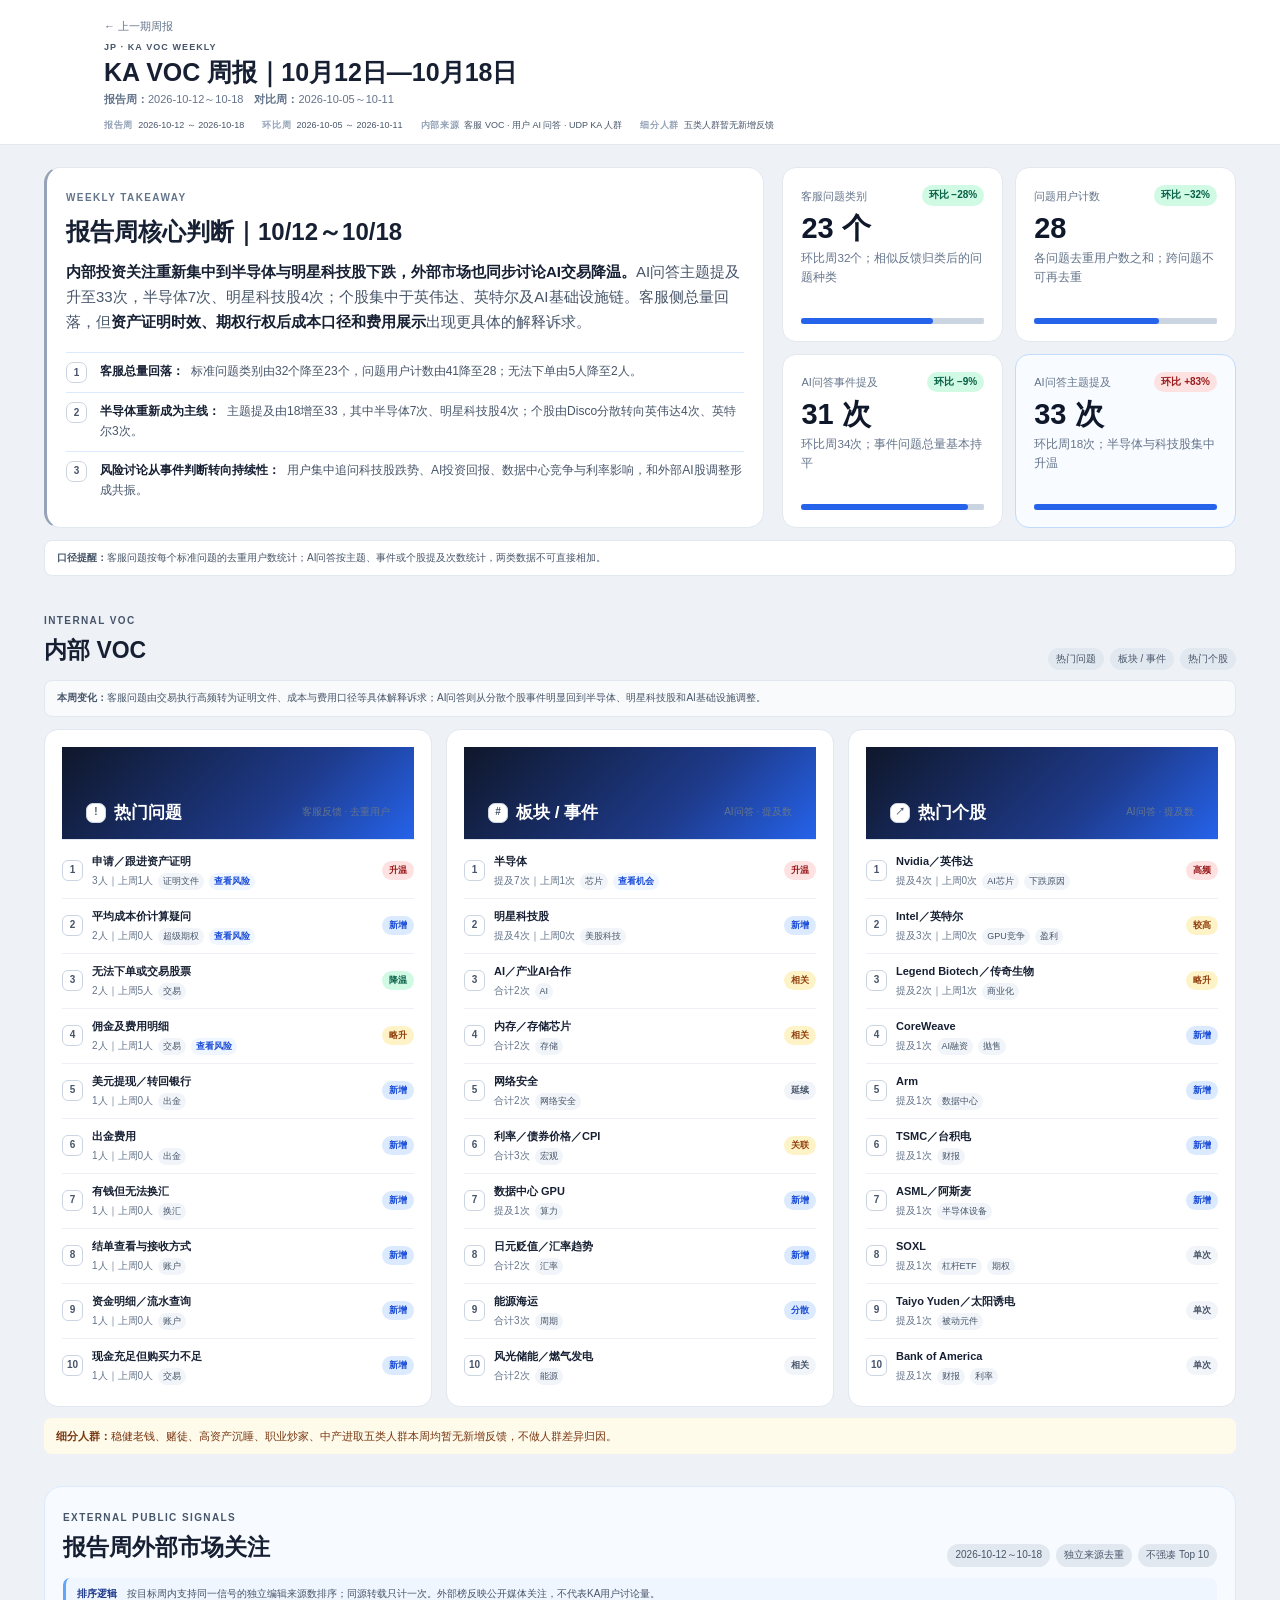
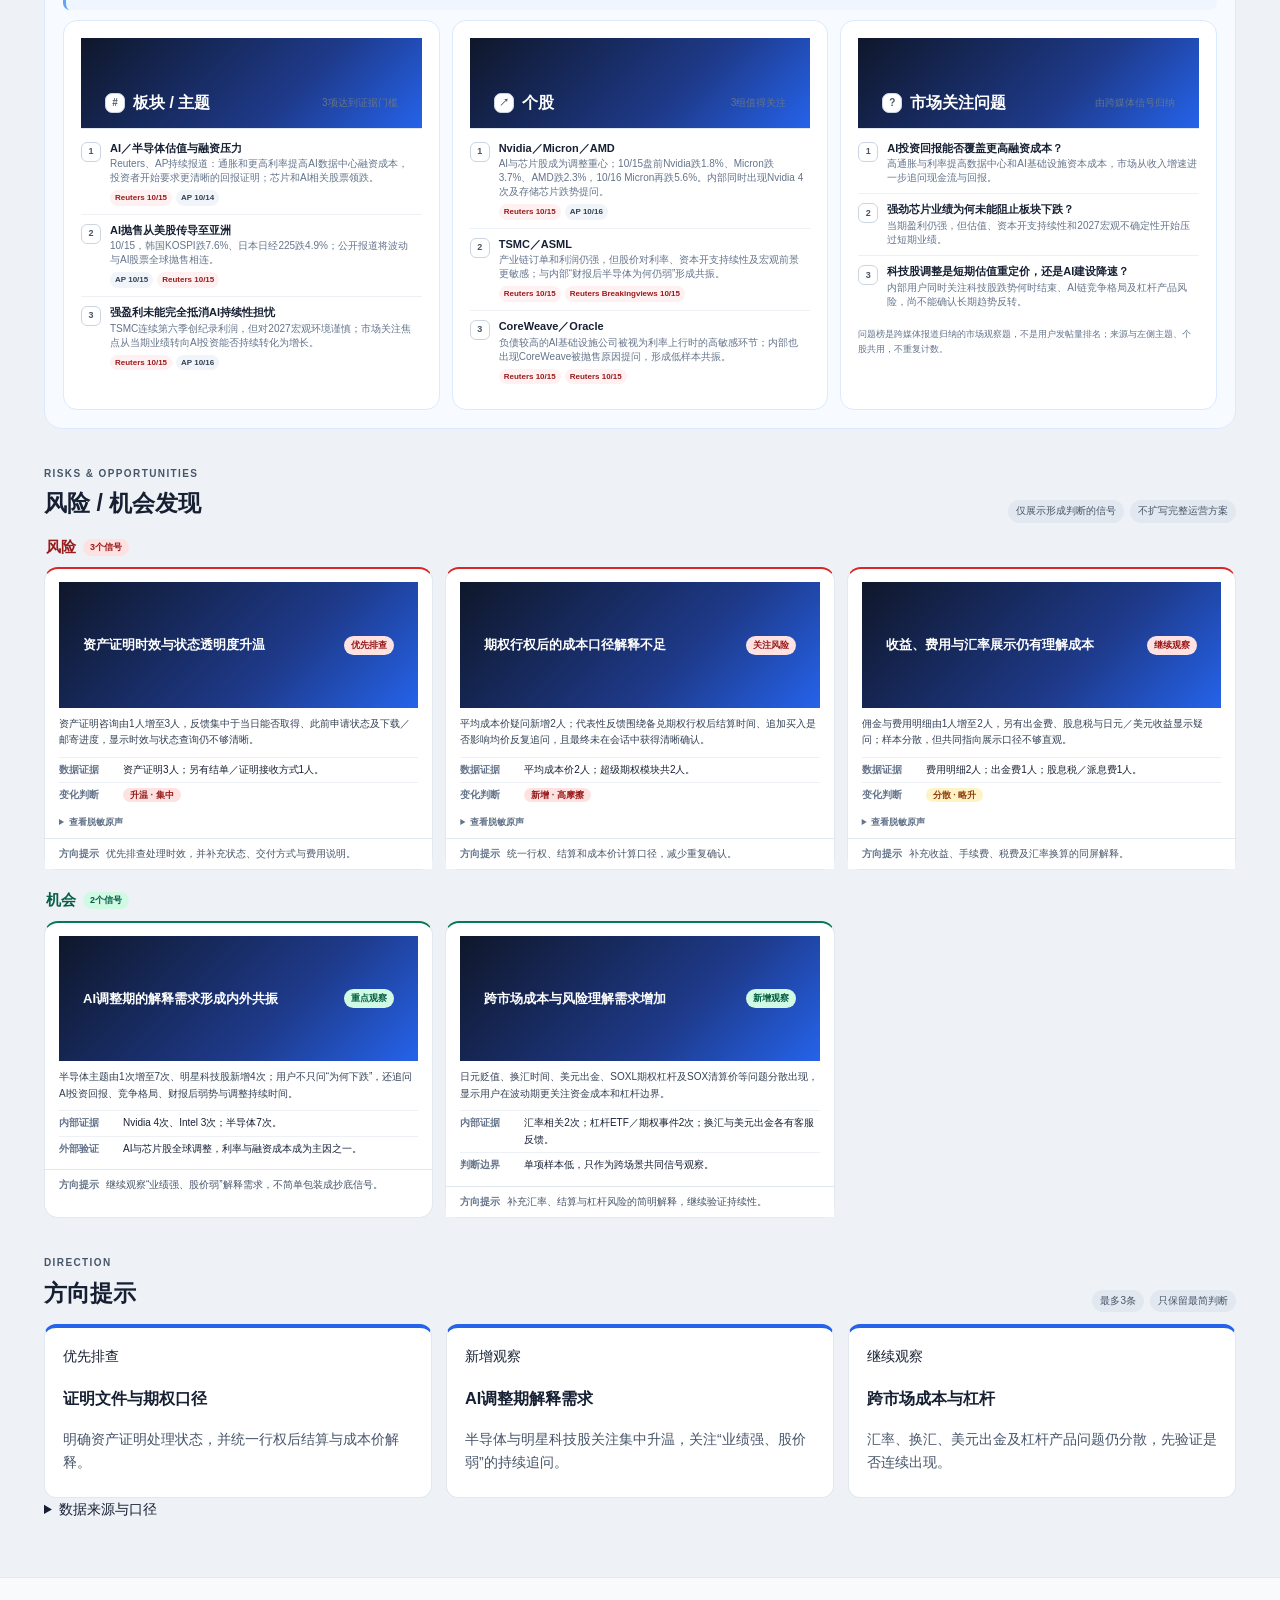
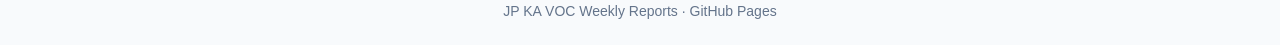
<file: reports/2026/2026-10-12_to_2026-10-18/index.html>
<!doctype html>
<html lang="zh-CN">
<head>
  <meta charset="utf-8">
  <meta name="viewport" content="width=device-width,initial-scale=1">
  <meta name="robots" content="noindex,nofollow">
  <title>JP KA VOC 周报｜2026-10-12～2026-10-18</title>
  <link rel="stylesheet" href="../../../assets/site.css?v=6">
</head>
<body>
<header class="report-hero weekly-hero weekly-hero-light">
  <div class="shell">
    <a class="back" href="../2026-10-05_to_2026-10-11/">← 上一期周报</a>
    <div class="eyebrow">JP · KA VOC WEEKLY</div>
    <h1>KA VOC 周报｜10月12日—10月18日</h1>
    <p><strong>报告周：</strong>2026-10-12～10-18　<strong>对比周：</strong>2026-10-05～10-11</p>
    <dl class="period-strip">
      <div><dt>报告周</dt><dd>2026-10-12 ～ 2026-10-18</dd></div>
      <div><dt>环比周</dt><dd>2026-10-05 ～ 2026-10-11</dd></div>
      <div><dt>内部来源</dt><dd>客服 VOC · 用户 AI 问答 · UDP KA 人群</dd></div>
      <div><dt>细分人群</dt><dd>五类人群暂无新增反馈</dd></div>
    </dl>
  </div>
</header>

<main class="shell weekly-dashboard weekly-dashboard-v2">
  <section class="week-summary" aria-labelledby="summary-title">
    <div class="summary-copy summary-copy-light">
      <span class="section-kicker">WEEKLY TAKEAWAY</span>
      <h2 id="summary-title">报告周核心判断｜10/12～10/18</h2>
      <p class="summary-lead"><strong>内部投资关注重新集中到半导体与明星科技股下跌，外部市场也同步讨论AI交易降温。</strong>AI问答主题提及升至33次，半导体7次、明星科技股4次；个股集中于英伟达、英特尔及AI基础设施链。客服侧总量回落，但<strong>资产证明时效、期权行权后成本口径和费用展示</strong>出现更具体的解释诉求。</p>
      <ul class="summary-points">
        <li><span>1</span><p><strong>客服总量回落：</strong>标准问题类别由32个降至23个，问题用户计数由41降至28；无法下单由5人降至2人。</p></li>
        <li><span>2</span><p><strong>半导体重新成为主线：</strong>主题提及由18增至33，其中半导体7次、明星科技股4次；个股由Disco分散转向英伟达4次、英特尔3次。</p></li>
        <li><span>3</span><p><strong>风险讨论从事件判断转向持续性：</strong>用户集中追问科技股跌势、AI投资回报、数据中心竞争与利率影响，和外部AI股调整形成共振。</p></li>
      </ul>
    </div>
    <div class="metric-grid" aria-label="报告周关键指标">
      <article class="metric-card">
        <div class="metric-top"><span>客服问题类别</span><em class="delta down">环比 −28%</em></div>
        <strong>23 个</strong><small>环比周32个；相似反馈归类后的问题种类</small>
        <div class="metric-track" style="--current:72%;--previous:100%"><i></i></div>
      </article>
      <article class="metric-card">
        <div class="metric-top"><span>问题用户计数</span><em class="delta down">环比 −32%</em></div>
        <strong>28</strong><small>各问题去重用户数之和；跨问题不可再去重</small>
        <div class="metric-track" style="--current:68%;--previous:100%"><i></i></div>
      </article>
      <article class="metric-card">
        <div class="metric-top"><span>AI问答事件提及</span><em class="delta down">环比 −9%</em></div>
        <strong>31 次</strong><small>环比周34次；事件问题总量基本持平</small>
        <div class="metric-track" style="--current:91%;--previous:100%"><i></i></div>
      </article>
      <article class="metric-card metric-focus">
        <div class="metric-top"><span>AI问答主题提及</span><em class="delta up">环比 +83%</em></div>
        <strong>33 次</strong><small>环比周18次；半导体与科技股集中升温</small>
        <div class="metric-track" style="--current:100%;--previous:55%"><i></i></div>
      </article>
    </div>
  </section>
  <p class="metric-explainer"><strong>口径提醒：</strong>客服问题按每个标准问题的去重用户数统计；AI问答按主题、事件或个股提及次数统计，两类数据不可直接相加。</p>

  <section class="dashboard-section" aria-labelledby="internal-title">
    <div class="dashboard-heading">
      <div><span class="section-kicker">INTERNAL VOC</span><h2 id="internal-title">内部 VOC</h2></div>
      <div class="heading-meta"><span>热门问题</span><span>板块 / 事件</span><span>热门个股</span></div>
    </div>
    <p class="section-note"><strong>本周变化：</strong>客服问题由交易执行高频转为证明文件、成本与费用口径等具体解释诉求；AI问答则从分散个股事件明显回到半导体、明星科技股和AI基础设施调整。</p>

    <div class="compact-rank-grid top10-grid">
      <article class="compact-rank-card">
        <header><div><span class="card-icon issue">!</span><h3>热门问题</h3></div><span class="scope-tag">客服反馈 · 去重用户</span></header>
        <ol class="dense-ranking">
          <li><b>1</b><div class="rank-copy"><strong>申请／跟进资产证明</strong><div><span>3人｜上周1人</span><i>证明文件</i><a href="#certificate-risk">查看风险</a></div></div><em class="trend hot">升温</em></li>
          <li><b>2</b><div class="rank-copy"><strong>平均成本价计算疑问</strong><div><span>2人｜上周0人</span><i>超级期权</i><a href="#option-risk">查看风险</a></div></div><em class="trend new">新增</em></li>
          <li><b>3</b><div class="rank-copy"><strong>无法下单或交易股票</strong><div><span>2人｜上周5人</span><i>交易</i></div></div><em class="trend cool">降温</em></li>
          <li><b>4</b><div class="rank-copy"><strong>佣金及费用明细</strong><div><span>2人｜上周1人</span><i>交易</i><a href="#cost-risk">查看风险</a></div></div><em class="trend rise">略升</em></li>
          <li><b>5</b><div class="rank-copy"><strong>美元提现／转回银行</strong><div><span>1人｜上周0人</span><i>出金</i></div></div><em class="trend new">新增</em></li>
          <li><b>6</b><div class="rank-copy"><strong>出金费用</strong><div><span>1人｜上周0人</span><i>出金</i></div></div><em class="trend new">新增</em></li>
          <li><b>7</b><div class="rank-copy"><strong>有钱但无法换汇</strong><div><span>1人｜上周0人</span><i>换汇</i></div></div><em class="trend new">新增</em></li>
          <li><b>8</b><div class="rank-copy"><strong>结单查看与接收方式</strong><div><span>1人｜上周0人</span><i>账户</i></div></div><em class="trend new">新增</em></li>
          <li><b>9</b><div class="rank-copy"><strong>资金明细／流水查询</strong><div><span>1人｜上周0人</span><i>账户</i></div></div><em class="trend new">新增</em></li>
          <li><b>10</b><div class="rank-copy"><strong>现金充足但购买力不足</strong><div><span>1人｜上周0人</span><i>交易</i></div></div><em class="trend new">新增</em></li>
        </ol>
      </article>

      <article class="compact-rank-card">
        <header><div><span class="card-icon theme">#</span><h3>板块 / 事件</h3></div><span class="scope-tag">AI问答 · 提及数</span></header>
        <ol class="dense-ranking">
          <li><b>1</b><div class="rank-copy"><strong>半导体</strong><div><span>提及7次｜上周1次</span><i>芯片</i><a href="#ai-signal">查看机会</a></div></div><em class="trend hot">升温</em></li>
          <li><b>2</b><div class="rank-copy"><strong>明星科技股</strong><div><span>提及4次｜上周0次</span><i>美股科技</i></div></div><em class="trend new">新增</em></li>
          <li><b>3</b><div class="rank-copy"><strong>AI／产业AI合作</strong><div><span>合计2次</span><i>AI</i></div></div><em class="trend rise">相关</em></li>
          <li><b>4</b><div class="rank-copy"><strong>内存／存储芯片</strong><div><span>合计2次</span><i>存储</i></div></div><em class="trend rise">相关</em></li>
          <li><b>5</b><div class="rank-copy"><strong>网络安全</strong><div><span>合计2次</span><i>网络安全</i></div></div><em class="trend steady">延续</em></li>
          <li><b>6</b><div class="rank-copy"><strong>利率／债券价格／CPI</strong><div><span>合计3次</span><i>宏观</i></div></div><em class="trend rise">关联</em></li>
          <li><b>7</b><div class="rank-copy"><strong>数据中心 GPU</strong><div><span>提及1次</span><i>算力</i></div></div><em class="trend new">新增</em></li>
          <li><b>8</b><div class="rank-copy"><strong>日元贬值／汇率趋势</strong><div><span>合计2次</span><i>汇率</i></div></div><em class="trend new">新增</em></li>
          <li><b>9</b><div class="rank-copy"><strong>能源海运</strong><div><span>合计3次</span><i>周期</i></div></div><em class="trend new">分散</em></li>
          <li><b>10</b><div class="rank-copy"><strong>风光储能／燃气发电</strong><div><span>合计2次</span><i>能源</i></div></div><em class="trend steady">相关</em></li>
        </ol>
      </article>

      <article class="compact-rank-card">
        <header><div><span class="card-icon stock">↗</span><h3>热门个股</h3></div><span class="scope-tag">AI问答 · 提及数</span></header>
        <ol class="dense-ranking stock-ranking">
          <li><b>1</b><div class="rank-copy"><strong>Nvidia／英伟达</strong><div><span>提及4次｜上周0次</span><i>AI芯片</i><i>下跌原因</i></div></div><em class="trend hot">高频</em></li>
          <li><b>2</b><div class="rank-copy"><strong>Intel／英特尔</strong><div><span>提及3次｜上周0次</span><i>GPU竞争</i><i>盈利</i></div></div><em class="trend rise">较高</em></li>
          <li><b>3</b><div class="rank-copy"><strong>Legend Biotech／传奇生物</strong><div><span>提及2次｜上周1次</span><i>商业化</i></div></div><em class="trend rise">略升</em></li>
          <li><b>4</b><div class="rank-copy"><strong>CoreWeave</strong><div><span>提及1次</span><i>AI融资</i><i>抛售</i></div></div><em class="trend new">新增</em></li>
          <li><b>5</b><div class="rank-copy"><strong>Arm</strong><div><span>提及1次</span><i>数据中心</i></div></div><em class="trend new">新增</em></li>
          <li><b>6</b><div class="rank-copy"><strong>TSMC／台积电</strong><div><span>提及1次</span><i>财报</i></div></div><em class="trend new">新增</em></li>
          <li><b>7</b><div class="rank-copy"><strong>ASML／阿斯麦</strong><div><span>提及1次</span><i>半导体设备</i></div></div><em class="trend new">新增</em></li>
          <li><b>8</b><div class="rank-copy"><strong>SOXL</strong><div><span>提及1次</span><i>杠杆ETF</i><i>期权</i></div></div><em class="trend steady">单次</em></li>
          <li><b>9</b><div class="rank-copy"><strong>Taiyo Yuden／太阳诱电</strong><div><span>提及1次</span><i>被动元件</i></div></div><em class="trend steady">单次</em></li>
          <li><b>10</b><div class="rank-copy"><strong>Bank of America</strong><div><span>提及1次</span><i>财报</i><i>利率</i></div></div><em class="trend steady">单次</em></li>
        </ol>
      </article>
    </div>
    <p class="segment-note"><strong>细分人群：</strong>稳健老钱、赌徒、高资产沉睡、职业炒家、中产进取五类人群本周均暂无新增反馈，不做人群差异归因。</p>
  </section>

  <section class="dashboard-section external-section" aria-labelledby="external-title">
    <div class="dashboard-heading">
      <div><span class="section-kicker">EXTERNAL PUBLIC SIGNALS</span><h2 id="external-title">报告周外部市场关注</h2></div>
      <div class="heading-meta"><span>2026-10-12～10-18</span><span>独立来源去重</span><span>不强凑 Top 10</span></div>
    </div>
    <div class="coverage-notice"><strong>排序逻辑</strong><span>按目标周内支持同一信号的独立编辑来源数排序；同源转载只计一次。外部榜反映公开媒体关注，不代表KA用户讨论量。</span></div>

    <div class="external-audit-grid">
      <article class="external-list-card">
        <header><div><span class="card-icon theme">#</span><h3>板块 / 主题</h3></div><span class="scope-tag">3项达到证据门槛</span></header>
        <ol class="external-ranking audited-ranking">
          <li><b>1</b><div><strong>AI／半导体估值与融资压力</strong><small>Reuters、AP持续报道：通胀和更高利率提高AI数据中心融资成本，投资者开始要求更清晰的回报证明；芯片和AI相关股票领跌。</small><p><a class="source-badge reuters" href="https://www.reuters.com/business/nasdaq-futures-dive-1-ai-rout-deepens-debt-concerns-2026-10-15">Reuters 10/15</a><a class="source-badge yahoo" href="https://apnews.com/article/stock-markets-earnings-bonds-artificial-intelligence-704d3190f0fba2908df07c85f26346ec">AP 10/14</a></p></div></li>
          <li><b>2</b><div><strong>AI抛售从美股传导至亚洲</strong><small>10/15，韩国KOSPI跌7.6%、日本日经225跌4.9%；公开报道将波动与AI股票全球抛售相连。</small><p><a class="source-badge yahoo" href="https://apnews.com/article/stock-markets-kospi-tech-shares-e889ad7dee2b7dd959f1b8bc87366914">AP 10/15</a><a class="source-badge reuters" href="https://www.reuters.com/business/nasdaq-futures-dive-1-ai-rout-deepens-debt-concerns-2026-10-15">Reuters 10/15</a></p></div></li>
          <li><b>3</b><div><strong>强盈利未能完全抵消AI持续性担忧</strong><small>TSMC连续第六季创纪录利润，但对2027宏观环境谨慎；市场关注焦点从当期业绩转向AI投资能否持续转化为增长。</small><p><a class="source-badge reuters" href="https://www.reuters.com/world/asia-pacific/tsmc-expected-report-sixth-straight-quarter-record-profit-thanks-ai-boom-2026-10-14">Reuters 10/15</a><a class="source-badge yahoo" href="https://apnews.com/article/wall-street-stocks-dow-nasdaq-c27809783ae3230b44c26e5ee4bea056">AP 10/16</a></p></div></li>
        </ol>
      </article>

      <article class="external-list-card">
        <header><div><span class="card-icon stock">↗</span><h3>个股</h3></div><span class="scope-tag">3组值得关注</span></header>
        <ol class="external-ranking external-stocks audited-ranking">
          <li><b>1</b><div><strong>Nvidia／Micron／AMD</strong><small>AI与芯片股成为调整重心；10/15盘前Nvidia跌1.8%、Micron跌3.7%、AMD跌2.3%，10/16 Micron再跌5.6%。内部同时出现Nvidia 4次及存储芯片跌势提问。</small><p><a class="source-badge reuters" href="https://www.reuters.com/business/nasdaq-futures-dive-1-ai-rout-deepens-debt-concerns-2026-10-15">Reuters 10/15</a><a class="source-badge yahoo" href="https://apnews.com/article/wall-street-stocks-dow-nasdaq-c27809783ae3230b44c26e5ee4bea056">AP 10/16</a></p></div></li>
          <li><b>2</b><div><strong>TSMC／ASML</strong><small>产业链订单和利润仍强，但股价对利率、资本开支持续性及宏观前景更敏感；与内部“财报后半导体为何仍弱”形成共振。</small><p><a class="source-badge reuters" href="https://www.reuters.com/world/asia-pacific/tsmc-expected-report-sixth-straight-quarter-record-profit-thanks-ai-boom-2026-10-14">Reuters 10/15</a><a class="source-badge reuters" href="https://www.reuters.com/commentary/breakingviews/ai-boom-stumbles-over-white-swan-events-2026-10-15">Reuters Breakingviews 10/15</a></p></div></li>
          <li><b>3</b><div><strong>CoreWeave／Oracle</strong><small>负债较高的AI基础设施公司被视为利率上行时的高敏感环节；内部也出现CoreWeave被抛售原因提问，形成低样本共振。</small><p><a class="source-badge reuters" href="https://www.reuters.com/business/nasdaq-futures-dive-1-ai-rout-deepens-debt-concerns-2026-10-15">Reuters 10/15</a><a class="source-badge reuters" href="https://www.reuters.com/business/finance/market-selloff-rising-rates-test-ai-data-centre-deal-boom-2026-10-15">Reuters 10/15</a></p></div></li>
        </ol>
      </article>

      <article class="external-list-card">
        <header><div><span class="card-icon issue">?</span><h3>市场关注问题</h3></div><span class="scope-tag">由跨媒体信号归纳</span></header>
        <ol class="external-ranking question-ranking audited-ranking">
          <li><b>1</b><div><strong>AI投资回报能否覆盖更高融资成本？</strong><small>高通胀与利率提高数据中心和AI基础设施资本成本，市场从收入增速进一步追问现金流与回报。</small></div></li>
          <li><b>2</b><div><strong>强劲芯片业绩为何未能阻止板块下跌？</strong><small>当期盈利仍强，但估值、资本开支持续性和2027宏观不确定性开始压过短期业绩。</small></div></li>
          <li><b>3</b><div><strong>科技股调整是短期估值重定价，还是AI建设降速？</strong><small>内部用户同时关注科技股跌势何时结束、AI链竞争格局及杠杆产品风险，尚不能确认长期趋势反转。</small></div></li>
        </ol>
        <p class="evidence-footnote">问题榜是跨媒体报道归纳的市场观察题，不是用户发帖量排名；来源与左侧主题、个股共用，不重复计数。</p>
      </article>
    </div>
  </section>

  <section class="dashboard-section" aria-labelledby="finding-title">
    <div class="dashboard-heading">
      <div><span class="section-kicker">RISKS &amp; OPPORTUNITIES</span><h2 id="finding-title">风险 / 机会发现</h2></div>
      <div class="heading-meta"><span>仅展示形成判断的信号</span><span>不扩写完整运营方案</span></div>
    </div>

    <div class="finding-group">
      <div class="finding-subhead risk-subhead"><strong>风险</strong><span>3个信号</span></div>
      <div class="finding-grid risk-findings">
        <article class="finding-card risk-card" id="certificate-risk">
          <header><h3>资产证明时效与状态透明度升温</h3><em>优先排查</em></header>
          <p class="finding-judgement">资产证明咨询由1人增至3人，反馈集中于当日能否取得、此前申请状态及下载／邮寄进度，显示时效与状态查询仍不够清晰。</p>
          <dl class="evidence-list"><div><dt>数据证据</dt><dd>资产证明3人；另有结单／证明接收方式1人。</dd></div><div><dt>变化判断</dt><dd><span class="inline-trend hot">升温 · 集中</span></dd></div></dl>
          <details class="quote-detail"><summary>查看脱敏原声</summary><blockquote>“之前开具的残高证明书是什么状态了？发送了吗？”</blockquote></details>
          <footer><strong>方向提示</strong><span>优先排查处理时效，并补充状态、交付方式与费用说明。</span></footer>
        </article>
        <article class="finding-card risk-card" id="option-risk">
          <header><h3>期权行权后的成本口径解释不足</h3><em>关注风险</em></header>
          <p class="finding-judgement">平均成本价疑问新增2人；代表性反馈围绕备兑期权行权后结算时间、追加买入是否影响均价反复追问，且最终未在会话中获得清晰确认。</p>
          <dl class="evidence-list"><div><dt>数据证据</dt><dd>平均成本价2人；超级期权模块共2人。</dd></div><div><dt>变化判断</dt><dd><span class="inline-trend hot">新增 · 高摩擦</span></dd></div></dl>
          <details class="quote-detail"><summary>查看脱敏原声</summary><blockquote>“请直接回答：行权后追加购买是否会影响原持仓均价，以及何时买入才不会平均化。”</blockquote></details>
          <footer><strong>方向提示</strong><span>统一行权、结算和成本价计算口径，减少重复确认。</span></footer>
        </article>
        <article class="finding-card risk-card" id="cost-risk">
          <header><h3>收益、费用与汇率展示仍有理解成本</h3><em>继续观察</em></header>
          <p class="finding-judgement">佣金与费用明细由1人增至2人，另有出金费、股息税与日元／美元收益显示疑问；样本分散，但共同指向展示口径不够直观。</p>
          <dl class="evidence-list"><div><dt>数据证据</dt><dd>费用明细2人；出金费1人；股息税／派息费1人。</dd></div><div><dt>变化判断</dt><dd><span class="inline-trend rise">分散 · 略升</span></dd></div></dl>
          <details class="quote-detail"><summary>查看脱敏原声</summary><blockquote>“实时收益该看哪里？美元和日元显示差异为什么这么大？”</blockquote></details>
          <footer><strong>方向提示</strong><span>补充收益、手续费、税费及汇率换算的同屏解释。</span></footer>
        </article>
      </div>
    </div>

    <div class="finding-group">
      <div class="finding-subhead opportunity-subhead"><strong>机会</strong><span>2个信号</span></div>
      <div class="finding-grid opportunity-findings">
        <article class="finding-card opportunity-card" id="ai-signal">
          <header><h3>AI调整期的解释需求形成内外共振</h3><em>重点观察</em></header>
          <p class="finding-judgement">半导体主题由1次增至7次、明星科技股新增4次；用户不只问“为何下跌”，还追问AI投资回报、竞争格局、财报后弱势与调整持续时间。</p>
          <dl class="evidence-list"><div><dt>内部证据</dt><dd>Nvidia 4次、Intel 3次；半导体7次。</dd></div><div><dt>外部验证</dt><dd>AI与芯片股全球调整，利率与融资成本成为主因之一。</dd></div></dl>
          <footer><strong>方向提示</strong><span>继续观察“业绩强、股价弱”解释需求，不简单包装成抄底信号。</span></footer>
        </article>
        <article class="finding-card opportunity-card">
          <header><h3>跨市场成本与风险理解需求增加</h3><em>新增观察</em></header>
          <p class="finding-judgement">日元贬值、换汇时间、美元出金、SOXL期权杠杆及SOX清算价等问题分散出现，显示用户在波动期更关注资金成本和杠杆边界。</p>
          <dl class="evidence-list"><div><dt>内部证据</dt><dd>汇率相关2次；杠杆ETF／期权事件2次；换汇与美元出金各有客服反馈。</dd></div><div><dt>判断边界</dt><dd>单项样本低，只作为跨场景共同信号观察。</dd></div></dl>
          <footer><strong>方向提示</strong><span>补充汇率、结算与杠杆风险的简明解释，继续验证持续性。</span></footer>
        </article>
      </div>
    </div>
  </section>

  <section class="dashboard-section" aria-labelledby="direction-title">
    <div class="dashboard-heading">
      <div><span class="section-kicker">DIRECTION</span><h2 id="direction-title">方向提示</h2></div>
      <div class="heading-meta"><span>最多3条</span><span>只保留最简判断</span></div>
    </div>
    <div class="direction-grid">
      <article class="direction-card keep"><span>优先排查</span><h3>证明文件与期权口径</h3><p>明确资产证明处理状态，并统一行权后结算与成本价解释。</p></article>
      <article class="direction-card add"><span>新增观察</span><h3>AI调整期解释需求</h3><p>半导体与明星科技股关注集中升温，关注“业绩强、股价弱”的持续追问。</p></article>
      <article class="direction-card watch"><span>继续观察</span><h3>跨市场成本与杠杆</h3><p>汇率、换汇、美元出金及杠杆产品问题仍分散，先验证是否连续出现。</p></article>
    </div>
  </section>

  <details class="source-panel">
    <summary>数据来源与口径</summary>
    <ul>
      <li>内部客服VOC：2026-10-12～10-18，对比2026-10-05～10-11；热门问题按每个标准问题的去重用户数统计。</li>
      <li>用户投资关注：产品内AI问答；主题、事件和个股按提及次数统计。同义主题仅在报告展示层合并，原始指标不改写。</li>
      <li>五类细分KA人群接口在报告周和环比周均无新增反馈，不据此推断这些人群没有需求。</li>
      <li>外部舆情按独立编辑来源去重；转载同一稿件只计一次，不把媒体报道数解释为用户讨论量。</li>
      <li>报告只展示聚合与脱敏信息，不包含UID、账户、姓名、联系方式、内部链接或可识别客户原声。</li>
    </ul>
    <p><strong>公开来源：</strong><a href="https://apnews.com/article/stock-markets-earnings-bonds-artificial-intelligence-704d3190f0fba2908df07c85f26346ec">AP｜10/14通胀与AI股下跌</a>；<a href="https://apnews.com/article/stock-markets-kospi-tech-shares-e889ad7dee2b7dd959f1b8bc87366914">AP｜10/15全球AI股波动</a>；<a href="https://apnews.com/article/wall-street-stocks-dow-nasdaq-c27809783ae3230b44c26e5ee4bea056">AP｜10/16芯片股与指数周表现</a>；<a href="https://www.reuters.com/business/nasdaq-futures-dive-1-ai-rout-deepens-debt-concerns-2026-10-15">Reuters｜10/15 AI融资与利率</a>；<a href="https://www.reuters.com/business/finance/market-selloff-rising-rates-test-ai-data-centre-deal-boom-2026-10-15">Reuters｜10/15 数据中心融资</a>；<a href="https://www.reuters.com/world/asia-pacific/tsmc-expected-report-sixth-straight-quarter-record-profit-thanks-ai-boom-2026-10-14">Reuters｜TSMC Q3预期</a>；<a href="https://www.reuters.com/commentary/breakingviews/ai-boom-stumbles-over-white-swan-events-2026-10-15">Reuters Breakingviews｜AI调整</a>。</p>
  </details>
</main>
<footer>JP KA VOC Weekly Reports · GitHub Pages</footer>
</body>
</html>
</file>
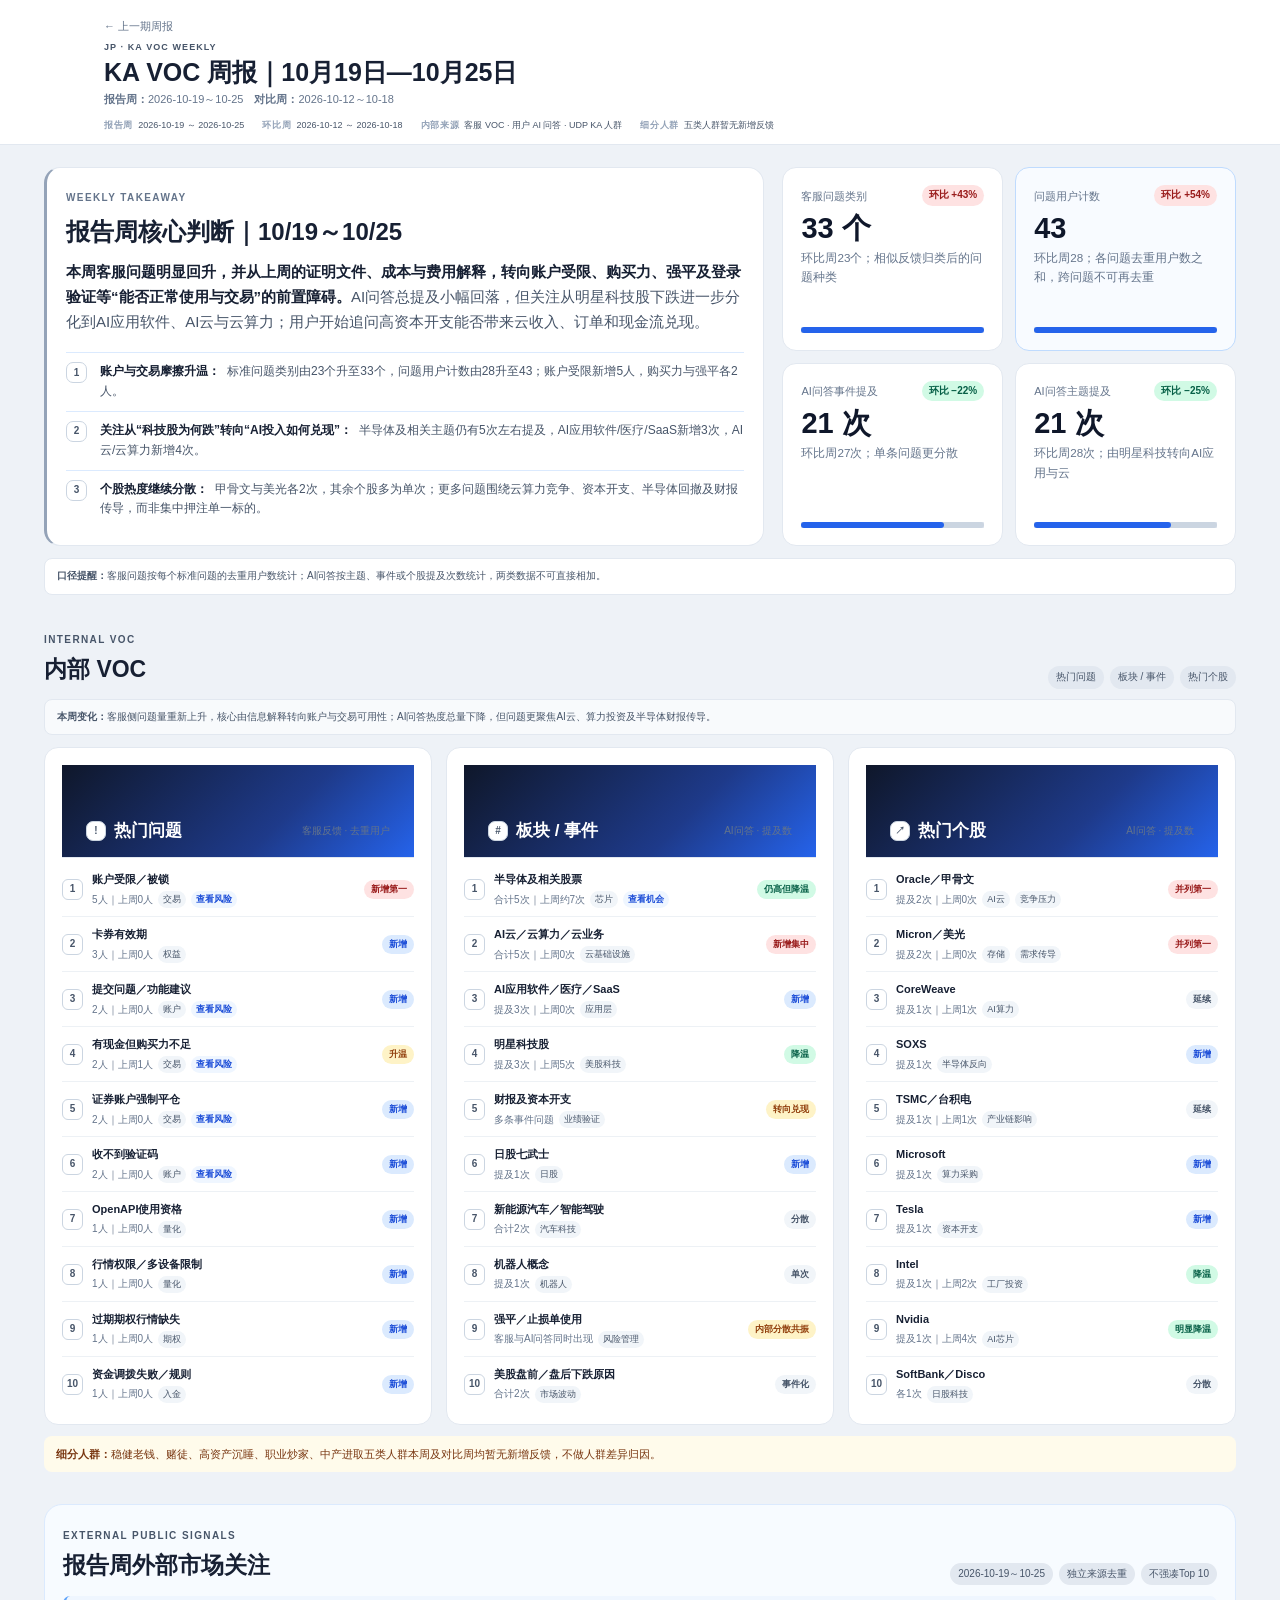
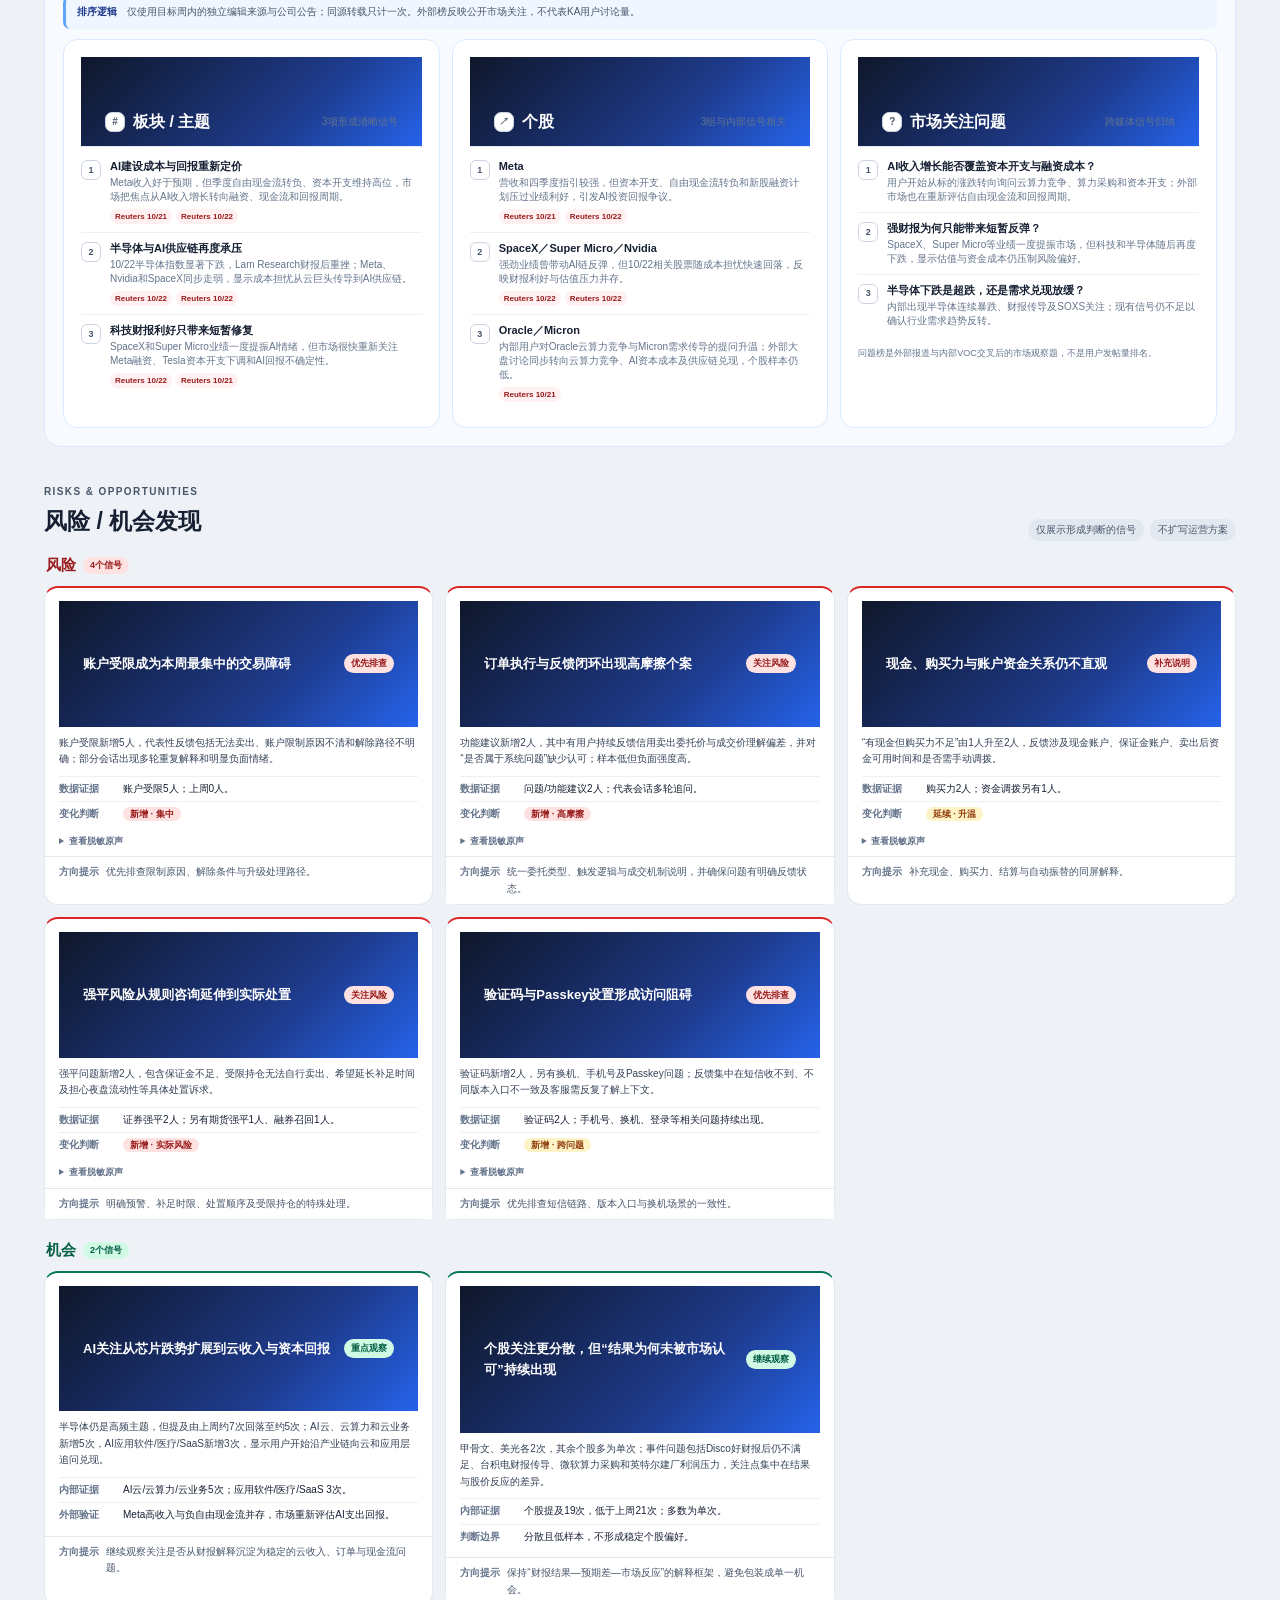
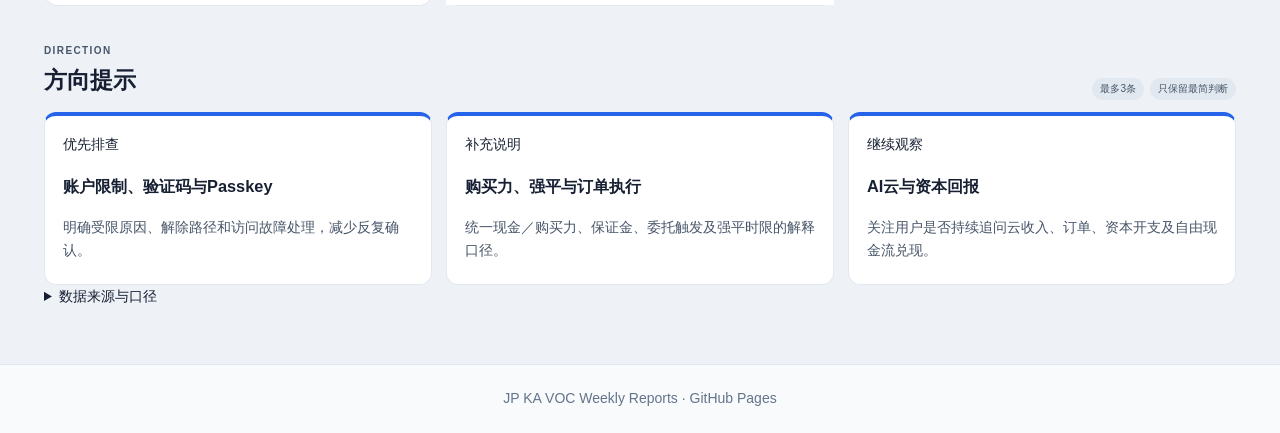
<file: reports/2026/2026-10-19_to_2026-10-25/index.html>
<!doctype html>
<html lang="zh-CN">
<head>
  <meta charset="utf-8">
  <meta name="viewport" content="width=device-width,initial-scale=1">
  <meta name="robots" content="noindex,nofollow">
  <title>JP KA VOC 周报｜2026-10-19～2026-10-25</title>
  <link rel="stylesheet" href="../../../assets/site.css?v=6">
</head>
<body>
<header class="report-hero weekly-hero weekly-hero-light">
  <div class="shell">
    <a class="back" href="../2026-10-12_to_2026-10-18/">← 上一期周报</a>
    <div class="eyebrow">JP · KA VOC WEEKLY</div>
    <h1>KA VOC 周报｜10月19日—10月25日</h1>
    <p><strong>报告周：</strong>2026-10-19～10-25　<strong>对比周：</strong>2026-10-12～10-18</p>
    <dl class="period-strip">
      <div><dt>报告周</dt><dd>2026-10-19 ～ 2026-10-25</dd></div>
      <div><dt>环比周</dt><dd>2026-10-12 ～ 2026-10-18</dd></div>
      <div><dt>内部来源</dt><dd>客服 VOC · 用户 AI 问答 · UDP KA 人群</dd></div>
      <div><dt>细分人群</dt><dd>五类人群暂无新增反馈</dd></div>
    </dl>
  </div>
</header>

<main class="shell weekly-dashboard weekly-dashboard-v2">
  <section class="week-summary" aria-labelledby="summary-title">
    <div class="summary-copy summary-copy-light">
      <span class="section-kicker">WEEKLY TAKEAWAY</span>
      <h2 id="summary-title">报告周核心判断｜10/19～10/25</h2>
      <p class="summary-lead"><strong>本周客服问题明显回升，并从上周的证明文件、成本与费用解释，转向账户受限、购买力、强平及登录验证等“能否正常使用与交易”的前置障碍。</strong>AI问答总提及小幅回落，但关注从明星科技股下跌进一步分化到AI应用软件、AI云与云算力；用户开始追问高资本开支能否带来云收入、订单和现金流兑现。</p>
      <ul class="summary-points">
        <li><span>1</span><p><strong>账户与交易摩擦升温：</strong>标准问题类别由23个升至33个，问题用户计数由28升至43；账户受限新增5人，购买力与强平各2人。</p></li>
        <li><span>2</span><p><strong>关注从“科技股为何跌”转向“AI投入如何兑现”：</strong>半导体及相关主题仍有5次左右提及，AI应用软件/医疗/SaaS新增3次，AI云/云算力新增4次。</p></li>
        <li><span>3</span><p><strong>个股热度继续分散：</strong>甲骨文与美光各2次，其余个股多为单次；更多问题围绕云算力竞争、资本开支、半导体回撤及财报传导，而非集中押注单一标的。</p></li>
      </ul>
    </div>
    <div class="metric-grid" aria-label="报告周关键指标">
      <article class="metric-card"><div class="metric-top"><span>客服问题类别</span><em class="delta up">环比 +43%</em></div><strong>33 个</strong><small>环比周23个；相似反馈归类后的问题种类</small><div class="metric-track" style="--current:100%;--previous:70%"><i></i></div></article>
      <article class="metric-card metric-focus"><div class="metric-top"><span>问题用户计数</span><em class="delta up">环比 +54%</em></div><strong>43</strong><small>环比周28；各问题去重用户数之和，跨问题不可再去重</small><div class="metric-track" style="--current:100%;--previous:65%"><i></i></div></article>
      <article class="metric-card"><div class="metric-top"><span>AI问答事件提及</span><em class="delta down">环比 −22%</em></div><strong>21 次</strong><small>环比周27次；单条问题更分散</small><div class="metric-track" style="--current:78%;--previous:100%"><i></i></div></article>
      <article class="metric-card"><div class="metric-top"><span>AI问答主题提及</span><em class="delta down">环比 −25%</em></div><strong>21 次</strong><small>环比周28次；由明星科技转向AI应用与云</small><div class="metric-track" style="--current:75%;--previous:100%"><i></i></div></article>
    </div>
  </section>
  <p class="metric-explainer"><strong>口径提醒：</strong>客服问题按每个标准问题的去重用户数统计；AI问答按主题、事件或个股提及次数统计，两类数据不可直接相加。</p>

  <section class="dashboard-section" aria-labelledby="internal-title">
    <div class="dashboard-heading"><div><span class="section-kicker">INTERNAL VOC</span><h2 id="internal-title">内部 VOC</h2></div><div class="heading-meta"><span>热门问题</span><span>板块 / 事件</span><span>热门个股</span></div></div>
    <p class="section-note"><strong>本周变化：</strong>客服侧问题量重新上升，核心由信息解释转向账户与交易可用性；AI问答热度总量下降，但问题更聚焦AI云、算力投资及半导体财报传导。</p>
    <div class="compact-rank-grid top10-grid">
      <article class="compact-rank-card">
        <header><div><span class="card-icon issue">!</span><h3>热门问题</h3></div><span class="scope-tag">客服反馈 · 去重用户</span></header>
        <ol class="dense-ranking">
          <li><b>1</b><div class="rank-copy"><strong>账户受限／被锁</strong><div><span>5人｜上周0人</span><i>交易</i><a href="#restriction-risk">查看风险</a></div></div><em class="trend hot">新增第一</em></li>
          <li><b>2</b><div class="rank-copy"><strong>卡券有效期</strong><div><span>3人｜上周0人</span><i>权益</i></div></div><em class="trend new">新增</em></li>
          <li><b>3</b><div class="rank-copy"><strong>提交问题／功能建议</strong><div><span>2人｜上周0人</span><i>账户</i><a href="#execution-risk">查看风险</a></div></div><em class="trend new">新增</em></li>
          <li><b>4</b><div class="rank-copy"><strong>有现金但购买力不足</strong><div><span>2人｜上周1人</span><i>交易</i><a href="#buying-power-risk">查看风险</a></div></div><em class="trend rise">升温</em></li>
          <li><b>5</b><div class="rank-copy"><strong>证券账户强制平仓</strong><div><span>2人｜上周0人</span><i>交易</i><a href="#margin-risk">查看风险</a></div></div><em class="trend new">新增</em></li>
          <li><b>6</b><div class="rank-copy"><strong>收不到验证码</strong><div><span>2人｜上周0人</span><i>账户</i><a href="#access-risk">查看风险</a></div></div><em class="trend new">新增</em></li>
          <li><b>7</b><div class="rank-copy"><strong>OpenAPI使用资格</strong><div><span>1人｜上周0人</span><i>量化</i></div></div><em class="trend new">新增</em></li>
          <li><b>8</b><div class="rank-copy"><strong>行情权限／多设备限制</strong><div><span>1人｜上周0人</span><i>量化</i></div></div><em class="trend new">新增</em></li>
          <li><b>9</b><div class="rank-copy"><strong>过期期权行情缺失</strong><div><span>1人｜上周0人</span><i>期权</i></div></div><em class="trend new">新增</em></li>
          <li><b>10</b><div class="rank-copy"><strong>资金调拨失败／规则</strong><div><span>1人｜上周0人</span><i>入金</i></div></div><em class="trend new">新增</em></li>
        </ol>
      </article>

      <article class="compact-rank-card">
        <header><div><span class="card-icon theme">#</span><h3>板块 / 事件</h3></div><span class="scope-tag">AI问答 · 提及数</span></header>
        <ol class="dense-ranking">
          <li><b>1</b><div class="rank-copy"><strong>半导体及相关股票</strong><div><span>合计5次｜上周约7次</span><i>芯片</i><a href="#ai-cloud-signal">查看机会</a></div></div><em class="trend cool">仍高但降温</em></li>
          <li><b>2</b><div class="rank-copy"><strong>AI云／云算力／云业务</strong><div><span>合计5次｜上周0次</span><i>云基础设施</i></div></div><em class="trend hot">新增集中</em></li>
          <li><b>3</b><div class="rank-copy"><strong>AI应用软件／医疗／SaaS</strong><div><span>提及3次｜上周0次</span><i>应用层</i></div></div><em class="trend new">新增</em></li>
          <li><b>4</b><div class="rank-copy"><strong>明星科技股</strong><div><span>提及3次｜上周5次</span><i>美股科技</i></div></div><em class="trend cool">降温</em></li>
          <li><b>5</b><div class="rank-copy"><strong>财报及资本开支</strong><div><span>多条事件问题</span><i>业绩验证</i></div></div><em class="trend rise">转向兑现</em></li>
          <li><b>6</b><div class="rank-copy"><strong>日股七武士</strong><div><span>提及1次</span><i>日股</i></div></div><em class="trend new">新增</em></li>
          <li><b>7</b><div class="rank-copy"><strong>新能源汽车／智能驾驶</strong><div><span>合计2次</span><i>汽车科技</i></div></div><em class="trend steady">分散</em></li>
          <li><b>8</b><div class="rank-copy"><strong>机器人概念</strong><div><span>提及1次</span><i>机器人</i></div></div><em class="trend steady">单次</em></li>
          <li><b>9</b><div class="rank-copy"><strong>强平／止损单使用</strong><div><span>客服与AI问答同时出现</span><i>风险管理</i></div></div><em class="trend rise">内部分散共振</em></li>
          <li><b>10</b><div class="rank-copy"><strong>美股盘前／盘后下跌原因</strong><div><span>合计2次</span><i>市场波动</i></div></div><em class="trend steady">事件化</em></li>
        </ol>
      </article>

      <article class="compact-rank-card">
        <header><div><span class="card-icon stock">↗</span><h3>热门个股</h3></div><span class="scope-tag">AI问答 · 提及数</span></header>
        <ol class="dense-ranking stock-ranking">
          <li><b>1</b><div class="rank-copy"><strong>Oracle／甲骨文</strong><div><span>提及2次｜上周0次</span><i>AI云</i><i>竞争压力</i></div></div><em class="trend hot">并列第一</em></li>
          <li><b>2</b><div class="rank-copy"><strong>Micron／美光</strong><div><span>提及2次｜上周0次</span><i>存储</i><i>需求传导</i></div></div><em class="trend hot">并列第一</em></li>
          <li><b>3</b><div class="rank-copy"><strong>CoreWeave</strong><div><span>提及1次｜上周1次</span><i>AI算力</i></div></div><em class="trend steady">延续</em></li>
          <li><b>4</b><div class="rank-copy"><strong>SOXS</strong><div><span>提及1次</span><i>半导体反向</i></div></div><em class="trend new">新增</em></li>
          <li><b>5</b><div class="rank-copy"><strong>TSMC／台积电</strong><div><span>提及1次｜上周1次</span><i>产业链影响</i></div></div><em class="trend steady">延续</em></li>
          <li><b>6</b><div class="rank-copy"><strong>Microsoft</strong><div><span>提及1次</span><i>算力采购</i></div></div><em class="trend new">新增</em></li>
          <li><b>7</b><div class="rank-copy"><strong>Tesla</strong><div><span>提及1次</span><i>资本开支</i></div></div><em class="trend new">新增</em></li>
          <li><b>8</b><div class="rank-copy"><strong>Intel</strong><div><span>提及1次｜上周2次</span><i>工厂投资</i></div></div><em class="trend cool">降温</em></li>
          <li><b>9</b><div class="rank-copy"><strong>Nvidia</strong><div><span>提及1次｜上周4次</span><i>AI芯片</i></div></div><em class="trend cool">明显降温</em></li>
          <li><b>10</b><div class="rank-copy"><strong>SoftBank／Disco</strong><div><span>各1次</span><i>日股科技</i></div></div><em class="trend steady">分散</em></li>
        </ol>
      </article>
    </div>
    <p class="segment-note"><strong>细分人群：</strong>稳健老钱、赌徒、高资产沉睡、职业炒家、中产进取五类人群本周及对比周均暂无新增反馈，不做人群差异归因。</p>
  </section>

  <section class="dashboard-section external-section" aria-labelledby="external-title">
    <div class="dashboard-heading"><div><span class="section-kicker">EXTERNAL PUBLIC SIGNALS</span><h2 id="external-title">报告周外部市场关注</h2></div><div class="heading-meta"><span>2026-10-19～10-25</span><span>独立来源去重</span><span>不强凑Top 10</span></div></div>
    <div class="coverage-notice"><strong>排序逻辑</strong><span>仅使用目标周内的独立编辑来源与公司公告；同源转载只计一次。外部榜反映公开市场关注，不代表KA用户讨论量。</span></div>
    <div class="external-audit-grid">
      <article class="external-list-card"><header><div><span class="card-icon theme">#</span><h3>板块 / 主题</h3></div><span class="scope-tag">3项形成清晰信号</span></header><ol class="external-ranking audited-ranking">
        <li><b>1</b><div><strong>AI建设成本与回报重新定价</strong><small>Meta收入好于预期，但季度自由现金流转负、资本开支维持高位，市场把焦点从AI收入增长转向融资、现金流和回报周期。</small><p><a class="source-badge reuters" href="https://www.reuters.com/business/meta-issue-new-class-shares-it-tightens-ai-spending-forecast-2026-10-21">Reuters 10/21</a><a class="source-badge reuters" href="https://www.reuters.com/business/steep-bill-ai-buildout-punishes-meta-other-tech-favorites-2026-10-22">Reuters 10/22</a></p></div></li>
        <li><b>2</b><div><strong>半导体与AI供应链再度承压</strong><small>10/22半导体指数显著下跌，Lam Research财报后重挫；Meta、Nvidia和SpaceX同步走弱，显示成本担忧从云巨头传导到AI供应链。</small><p><a class="source-badge reuters" href="https://www.reuters.com/business/steep-bill-ai-buildout-punishes-meta-other-tech-favorites-2026-10-22">Reuters 10/22</a><a class="source-badge reuters" href="https://www.reuters.com/world/china/global-markets-global-markets-2026-10-22">Reuters 10/22</a></p></div></li>
        <li><b>3</b><div><strong>科技财报利好只带来短暂修复</strong><small>SpaceX和Super Micro业绩一度提振AI情绪，但市场很快重新关注Meta融资、Tesla资本开支下调和AI回报不确定性。</small><p><a class="source-badge reuters" href="https://www.reuters.com/business/nasdaq-futures-drop-over-1-ai-worries-resurface-oil-climbs-2026-10-22">Reuters 10/22</a><a class="source-badge reuters" href="https://www.reuters.com/commentary/reuters-open-interest/global-markets-trading-day-graphic-2026-10-21">Reuters 10/21</a></p></div></li>
      </ol></article>

      <article class="external-list-card"><header><div><span class="card-icon stock">↗</span><h3>个股</h3></div><span class="scope-tag">3组与内部信号相关</span></header><ol class="external-ranking external-stocks audited-ranking">
        <li><b>1</b><div><strong>Meta</strong><small>营收和四季度指引较强，但资本开支、自由现金流转负和新股融资计划压过业绩利好，引发AI投资回报争议。</small><p><a class="source-badge reuters" href="https://www.reuters.com/business/meta-issue-new-class-shares-it-tightens-ai-spending-forecast-2026-10-21">Reuters 10/21</a><a class="source-badge reuters" href="https://www.reuters.com/business/meta-falls-investors-balance-muse-growth-with-rising-ai-costs-2026-10-22">Reuters 10/22</a></p></div></li>
        <li><b>2</b><div><strong>SpaceX／Super Micro／Nvidia</strong><small>强劲业绩曾带动AI链反弹，但10/22相关股票随成本担忧快速回落，反映财报利好与估值压力并存。</small><p><a class="source-badge reuters" href="https://www.reuters.com/business/nasdaq-futures-drop-over-1-ai-worries-resurface-oil-climbs-2026-10-22">Reuters 10/22</a><a class="source-badge reuters" href="https://www.reuters.com/business/steep-bill-ai-buildout-punishes-meta-other-tech-favorites-2026-10-22">Reuters 10/22</a></p></div></li>
        <li><b>3</b><div><strong>Oracle／Micron</strong><small>内部用户对Oracle云算力竞争与Micron需求传导的提问升温；外部大盘讨论同步转向云算力竞争、AI资本成本及供应链兑现，个股样本仍低。</small><p><a class="source-badge reuters" href="https://www.reuters.com/commentary/reuters-open-interest/five-ai-quirks-conundrums-watch-this-earnings-season-2026-10-21">Reuters 10/21</a></p></div></li>
      </ol></article>

      <article class="external-list-card"><header><div><span class="card-icon issue">?</span><h3>市场关注问题</h3></div><span class="scope-tag">跨媒体信号归纳</span></header><ol class="external-ranking question-ranking audited-ranking">
        <li><b>1</b><div><strong>AI收入增长能否覆盖资本开支与融资成本？</strong><small>用户开始从标的涨跌转向询问云算力竞争、算力采购和资本开支；外部市场也在重新评估自由现金流和回报周期。</small></div></li>
        <li><b>2</b><div><strong>强财报为何只能带来短暂反弹？</strong><small>SpaceX、Super Micro等业绩一度提振市场，但科技和半导体随后再度下跌，显示估值与资金成本仍压制风险偏好。</small></div></li>
        <li><b>3</b><div><strong>半导体下跌是超跌，还是需求兑现放缓？</strong><small>内部出现半导体连续暴跌、财报传导及SOXS关注；现有信号仍不足以确认行业需求趋势反转。</small></div></li>
      </ol><p class="evidence-footnote">问题榜是外部报道与内部VOC交叉后的市场观察题，不是用户发帖量排名。</p></article>
    </div>
  </section>

  <section class="dashboard-section" aria-labelledby="finding-title">
    <div class="dashboard-heading"><div><span class="section-kicker">RISKS &amp; OPPORTUNITIES</span><h2 id="finding-title">风险 / 机会发现</h2></div><div class="heading-meta"><span>仅展示形成判断的信号</span><span>不扩写运营方案</span></div></div>
    <div class="finding-group"><div class="finding-subhead risk-subhead"><strong>风险</strong><span>4个信号</span></div><div class="finding-grid risk-findings">
      <article class="finding-card risk-card" id="restriction-risk"><header><h3>账户受限成为本周最集中的交易障碍</h3><em>优先排查</em></header><p class="finding-judgement">账户受限新增5人，代表性反馈包括无法卖出、账户限制原因不清和解除路径不明确；部分会话出现多轮重复解释和明显负面情绪。</p><dl class="evidence-list"><div><dt>数据证据</dt><dd>账户受限5人；上周0人。</dd></div><div><dt>变化判断</dt><dd><span class="inline-trend hot">新增 · 集中</span></dd></div></dl><details class="quote-detail"><summary>查看脱敏原声</summary><blockquote>“账户显示交易受限，我想卖出持仓，但不知道为何被限制，也不知道怎样解除。”</blockquote></details><footer><strong>方向提示</strong><span>优先排查限制原因、解除条件与升级处理路径。</span></footer></article>
      <article class="finding-card risk-card" id="execution-risk"><header><h3>订单执行与反馈闭环出现高摩擦个案</h3><em>关注风险</em></header><p class="finding-judgement">功能建议新增2人，其中有用户持续反馈信用卖出委托价与成交价理解偏差，并对“是否属于系统问题”缺少认可；样本低但负面强度高。</p><dl class="evidence-list"><div><dt>数据证据</dt><dd>问题/功能建议2人；代表会话多轮追问。</dd></div><div><dt>变化判断</dt><dd><span class="inline-trend hot">新增 · 高摩擦</span></dd></div></dl><details class="quote-detail"><summary>查看脱敏原声</summary><blockquote>“我按设定价格提交信用卖出，但成交价格与预期不同，希望明确这是规则还是程序问题。”</blockquote></details><footer><strong>方向提示</strong><span>统一委托类型、触发逻辑与成交机制说明，并确保问题有明确反馈状态。</span></footer></article>
      <article class="finding-card risk-card" id="buying-power-risk"><header><h3>现金、购买力与账户资金关系仍不直观</h3><em>补充说明</em></header><p class="finding-judgement">“有现金但购买力不足”由1人升至2人，反馈涉及现金账户、保证金账户、卖出后资金可用时间和是否需手动调拨。</p><dl class="evidence-list"><div><dt>数据证据</dt><dd>购买力2人；资金调拨另有1人。</dd></div><div><dt>变化判断</dt><dd><span class="inline-trend rise">延续 · 升温</span></dd></div></dl><details class="quote-detail"><summary>查看脱敏原声</summary><blockquote>“账户里有现金，但现金账户和保证金账户显示的可交易金额都很少，是否需要手动调拨？”</blockquote></details><footer><strong>方向提示</strong><span>补充现金、购买力、结算与自动振替的同屏解释。</span></footer></article>
      <article class="finding-card risk-card" id="margin-risk"><header><h3>强平风险从规则咨询延伸到实际处置</h3><em>关注风险</em></header><p class="finding-judgement">强平问题新增2人，包含保证金不足、受限持仓无法自行卖出、希望延长补足时间及担心夜盘流动性等具体处置诉求。</p><dl class="evidence-list"><div><dt>数据证据</dt><dd>证券强平2人；另有期货强平1人、融券召回1人。</dd></div><div><dt>变化判断</dt><dd><span class="inline-trend hot">新增 · 实际风险</span></dd></div></dl><details class="quote-detail"><summary>查看脱敏原声</summary><blockquote>“保证金不足，但持仓又受交易限制，担心在流动性较弱时被强制卖出，希望确认处理时间。”</blockquote></details><footer><strong>方向提示</strong><span>明确预警、补足时限、处置顺序及受限持仓的特殊处理。</span></footer></article>
      <article class="finding-card risk-card" id="access-risk"><header><h3>验证码与Passkey设置形成访问阻碍</h3><em>优先排查</em></header><p class="finding-judgement">验证码新增2人，另有换机、手机号及Passkey问题；反馈集中在短信收不到、不同版本入口不一致及客服需反复了解上下文。</p><dl class="evidence-list"><div><dt>数据证据</dt><dd>验证码2人；手机号、换机、登录等相关问题持续出现。</dd></div><div><dt>变化判断</dt><dd><span class="inline-trend rise">新增 · 跨问题</span></dd></div></dl><details class="quote-detail"><summary>查看脱敏原声</summary><blockquote>“短信验证码一直收不到，电话验证可以；不同设备上的Passkey页面也不一致。”</blockquote></details><footer><strong>方向提示</strong><span>优先排查短信链路、版本入口与换机场景的一致性。</span></footer></article>
    </div></div>

    <div class="finding-group"><div class="finding-subhead opportunity-subhead"><strong>机会</strong><span>2个信号</span></div><div class="finding-grid opportunity-findings">
      <article class="finding-card opportunity-card" id="ai-cloud-signal"><header><h3>AI关注从芯片跌势扩展到云收入与资本回报</h3><em>重点观察</em></header><p class="finding-judgement">半导体仍是高频主题，但提及由上周约7次回落至约5次；AI云、云算力和云业务新增5次，AI应用软件/医疗/SaaS新增3次，显示用户开始沿产业链向云和应用层追问兑现。</p><dl class="evidence-list"><div><dt>内部证据</dt><dd>AI云/云算力/云业务5次；应用软件/医疗/SaaS 3次。</dd></div><div><dt>外部验证</dt><dd>Meta高收入与负自由现金流并存，市场重新评估AI支出回报。</dd></div></dl><footer><strong>方向提示</strong><span>继续观察关注是否从财报解释沉淀为稳定的云收入、订单与现金流问题。</span></footer></article>
      <article class="finding-card opportunity-card"><header><h3>个股关注更分散，但“结果为何未被市场认可”持续出现</h3><em>继续观察</em></header><p class="finding-judgement">甲骨文、美光各2次，其余个股多为单次；事件问题包括Disco好财报后仍不满足、台积电财报传导、微软算力采购和英特尔建厂利润压力，关注点集中在结果与股价反应的差异。</p><dl class="evidence-list"><div><dt>内部证据</dt><dd>个股提及19次，低于上周21次；多数为单次。</dd></div><div><dt>判断边界</dt><dd>分散且低样本，不形成稳定个股偏好。</dd></div></dl><footer><strong>方向提示</strong><span>保持“财报结果—预期差—市场反应”的解释框架，避免包装成单一机会。</span></footer></article>
    </div></div>
  </section>

  <section class="dashboard-section" aria-labelledby="direction-title">
    <div class="dashboard-heading"><div><span class="section-kicker">DIRECTION</span><h2 id="direction-title">方向提示</h2></div><div class="heading-meta"><span>最多3条</span><span>只保留最简判断</span></div></div>
    <div class="direction-grid">
      <article class="direction-card keep"><span>优先排查</span><h3>账户限制、验证码与Passkey</h3><p>明确受限原因、解除路径和访问故障处理，减少反复确认。</p></article>
      <article class="direction-card add"><span>补充说明</span><h3>购买力、强平与订单执行</h3><p>统一现金／购买力、保证金、委托触发及强平时限的解释口径。</p></article>
      <article class="direction-card watch"><span>继续观察</span><h3>AI云与资本回报</h3><p>关注用户是否持续追问云收入、订单、资本开支及自由现金流兑现。</p></article>
    </div>
  </section>

  <details class="source-panel"><summary>数据来源与口径</summary><ul>
    <li>内部客服VOC：2026-10-19～10-25，对比2026-10-12～10-18；热门问题按每个标准问题的去重用户数统计。</li>
    <li>用户投资关注：产品内AI问答；主题、事件和个股按提及次数统计。同义主题仅在展示层合并，原始指标不改写。</li>
    <li>五类细分KA人群接口在报告周及对比周均无新增反馈，不据此推断这些人群没有需求。</li>
    <li>外部舆情按独立编辑来源去重；同一媒体的多篇跟进可作为事实演进，但不等于多类用户热度。</li>
    <li>报告只展示聚合与脱敏信息，不包含UID、账户、姓名、联系方式、内部链接或可识别客户原声。</li>
  </ul><p><strong>公开来源：</strong><a href="https://www.reuters.com/business/meta-issue-new-class-shares-it-tightens-ai-spending-forecast-2026-10-21">Reuters｜Meta Q3与资本开支</a>；<a href="https://www.reuters.com/business/steep-bill-ai-buildout-punishes-meta-other-tech-favorites-2026-10-22">Reuters｜AI建设成本与科技股调整</a>；<a href="https://www.reuters.com/business/meta-falls-investors-balance-muse-growth-with-rising-ai-costs-2026-10-22">Reuters｜Meta增长与成本平衡</a>；<a href="https://www.reuters.com/business/nasdaq-futures-drop-over-1-ai-worries-resurface-oil-climbs-2026-10-22">Reuters｜科技财报与AI担忧</a>；<a href="https://www.reuters.com/world/china/global-markets-global-markets-2026-10-22">Reuters｜亚洲市场与科技财报</a>；<a href="https://www.reuters.com/commentary/reuters-open-interest/five-ai-quirks-conundrums-watch-this-earnings-season-2026-10-21">Reuters｜AI支出与回报问题</a>。</p></details>
</main>
<footer>JP KA VOC Weekly Reports · GitHub Pages</footer>
</body>
</html>
</file>
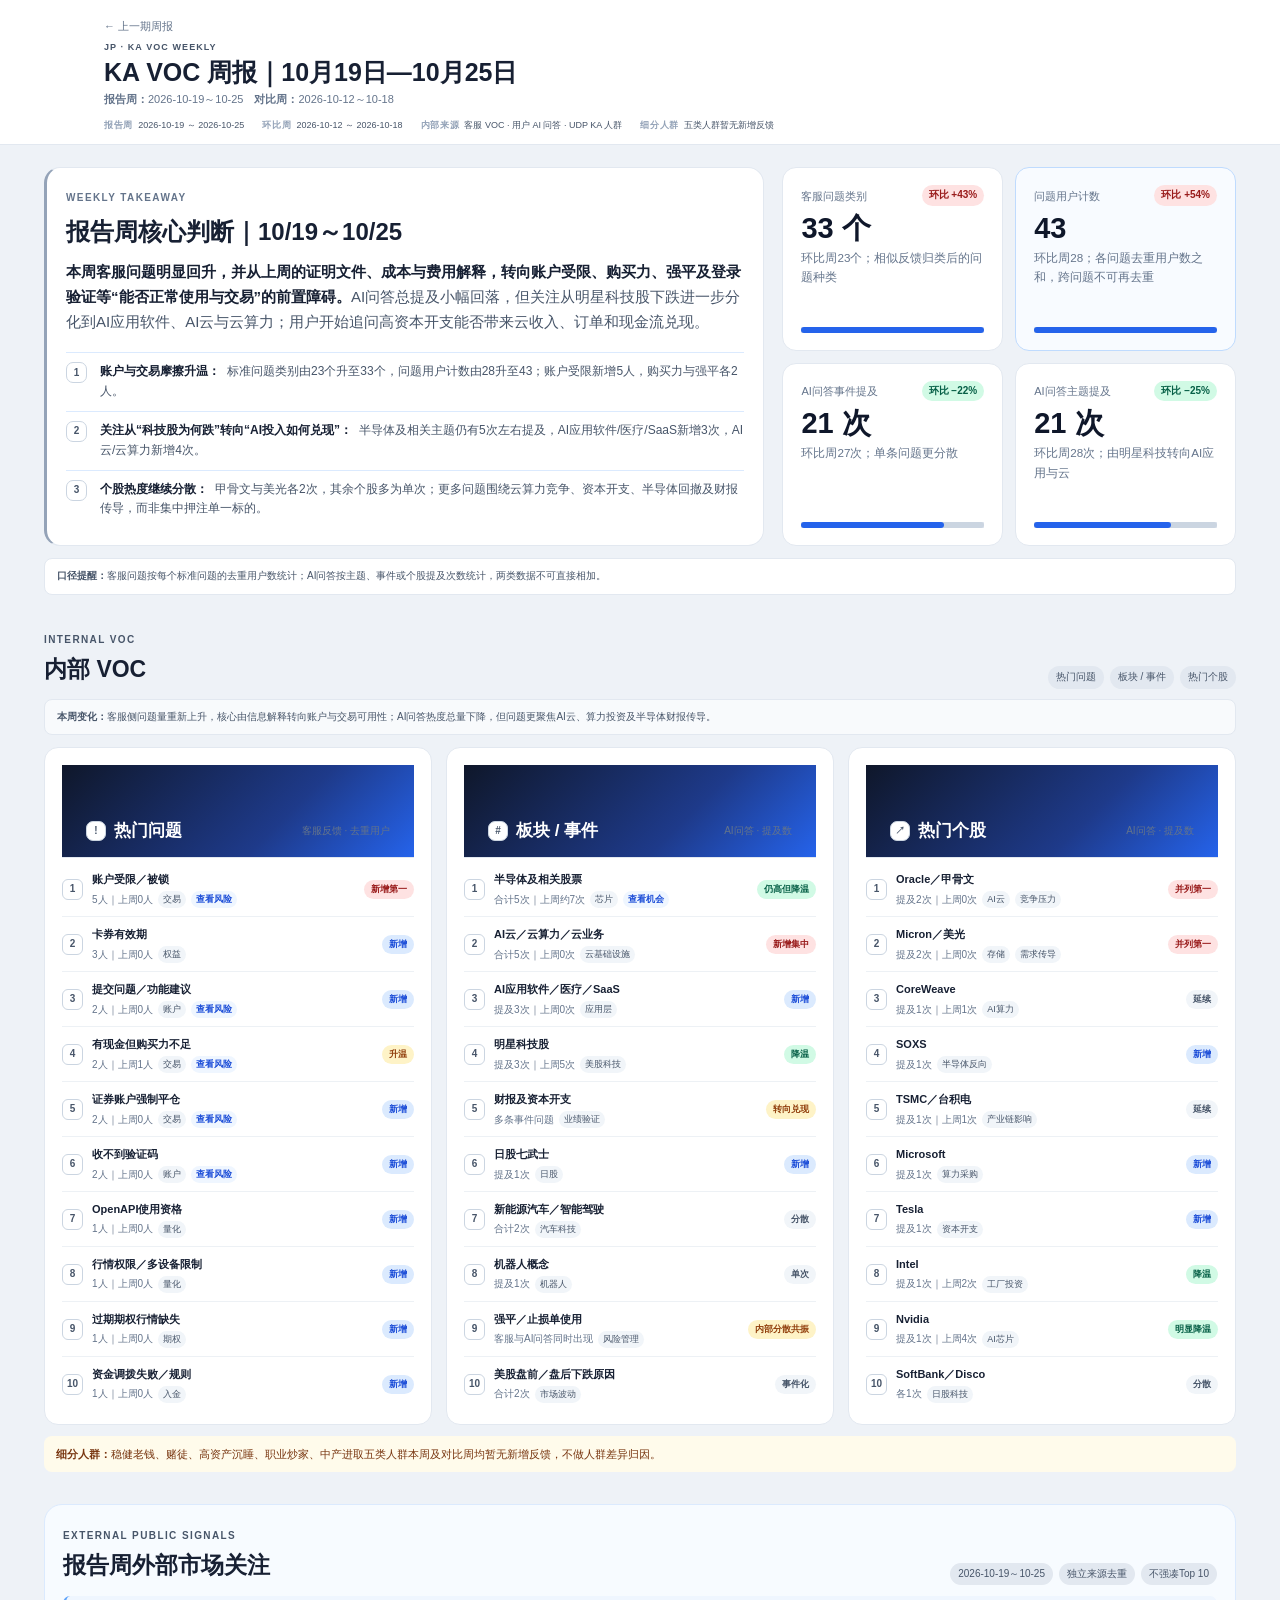
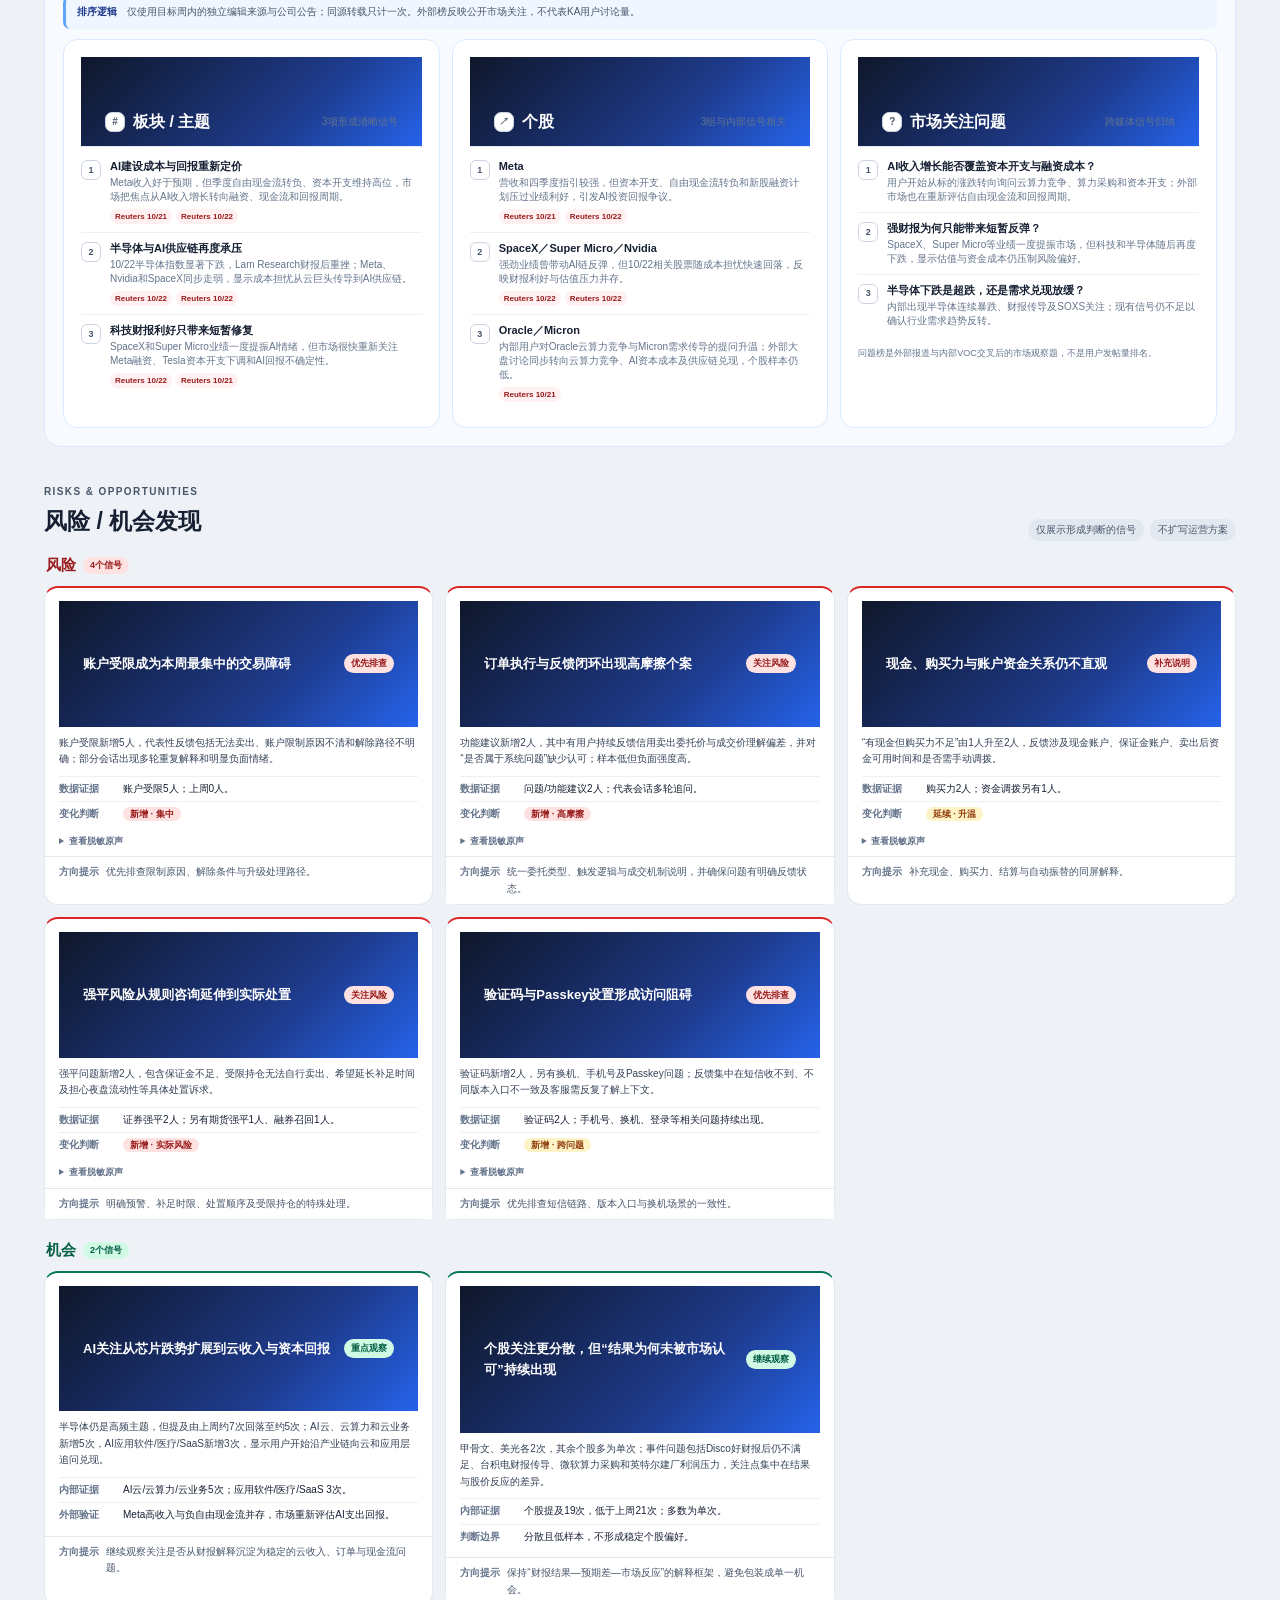
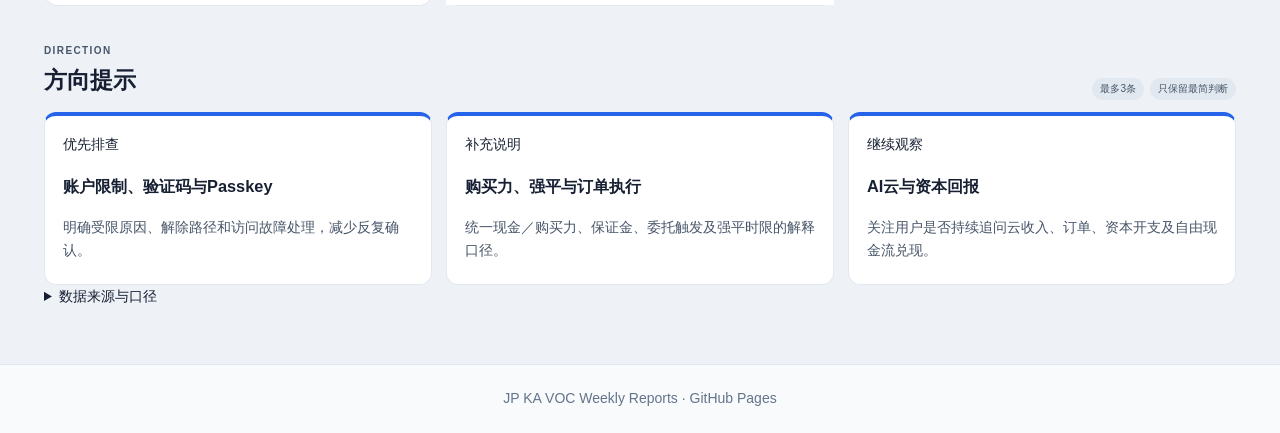
<file: latest-weekly.html>
<!doctype html><html lang="zh-CN"><head><meta charset="utf-8"><meta name="robots" content="noindex,nofollow"><meta http-equiv="refresh" content="0;url=reports/2026/2026-10-19_to_2026-10-25/"><link rel="canonical" href="reports/2026/2026-10-19_to_2026-10-25/"><title>正在打开最新 JP KA VOC 周报</title></head><body><p>正在打开最新周报；如未跳转，请<a href="reports/2026/2026-10-19_to_2026-10-25/">点击这里</a>。</p></body></html>
</file>
<file: assets/site.css>
:root{--ink:#172033;--muted:#64748b;--line:#e2e8f0;--blue:#2563eb;--navy:#0f172a;--soft:#f8fafc;--red:#dc2626;--red-soft:#fef2f2;--amber:#b45309;--amber-soft:#fffbeb;--green:#047857;--green-soft:#ecfdf5}*{box-sizing:border-box}html{scroll-behavior:smooth}body{margin:0;color:var(--ink);background:#eef2f7;font:14px/1.65 -apple-system,BlinkMacSystemFont,"Segoe UI","PingFang SC","Microsoft YaHei",sans-serif}header{padding:52px max(24px,calc((100% - 1080px)/2));color:#fff;background:linear-gradient(135deg,#0f172a,#1e3a8a 62%,#2563eb)}header h1{margin:0 0 8px;font-size:34px}header p{margin:0;color:#dbeafe;font-size:16px}.shell{max-width:1120px;margin:0 auto;padding-left:24px;padding-right:24px}.report-hero{padding:42px 0}.report-hero h1{font-size:31px}.eyebrow{color:#67e8f9;font-size:12px;font-weight:750;letter-spacing:.16em}.back{display:inline-block;margin-bottom:18px;color:#bae6fd;text-decoration:none}.wrap{max-width:1080px;margin:0 auto;padding:32px 24px 64px}.notice,.callout{padding:14px 18px;border-left:4px solid var(--amber);border-radius:8px;background:var(--amber-soft);color:#78350f}.callout{border-color:var(--blue);background:#eff6ff;color:var(--ink)}.callout.note{border-color:var(--amber);background:var(--amber-soft)}.callout.green{border-color:var(--green);background:var(--green-soft)}.summary,.cards,.signals{display:grid;grid-template-columns:repeat(4,1fr);gap:14px;margin:24px 0}.card,.report,.panel{border:1px solid var(--line);border-radius:12px;background:#fff;box-shadow:0 3px 12px rgba(15,23,42,.04)}.card{padding:18px}.label,.muted{color:var(--muted)}.value{font-size:26px;font-weight:750}.report-grid{display:grid;grid-template-columns:1fr 1fr;gap:16px}.report{display:flex;flex-direction:column;justify-content:space-between;gap:20px;min-height:250px;padding:24px;margin:0;border-top:5px solid var(--blue)}.report.weekly{border-top-color:#7c3aed}.report h2{margin:4px 0 8px;font-size:20px}.report .button{align-self:flex-start}.report-type{color:var(--blue);font-size:12px;font-weight:800;letter-spacing:.1em}.report.weekly .report-type{color:#7c3aed}.report p{margin:3px 0;color:var(--muted)}.tags{margin-top:10px}.tag{display:inline-block;margin-right:6px;padding:2px 9px;border-radius:999px;color:#1d4ed8;background:#dbeafe;font-size:12px}.tag.p0{color:#991b1b;background:#fee2e2}.tag.p1{color:#92400e;background:#fef3c7}.button{display:inline-block;padding:10px 17px;border-radius:9px;color:#fff;background:var(--blue);text-decoration:none;font-weight:650;white-space:nowrap}.button.secondary{color:#1d4ed8;background:#dbeafe}h2.section{margin:36px 0 14px;font-size:22px}.report-layout{position:relative;max-width:1380px;display:grid;grid-template-columns:190px minmax(0,1120px);gap:26px;padding-top:32px;padding-bottom:64px}.report-content{min-width:0}.toc{position:sticky;top:18px;align-self:start;padding:16px;border:1px solid var(--line);border-radius:12px;background:#fff}.toc strong{display:block;margin-bottom:8px}.toc a{display:block;padding:7px 8px;border-radius:7px;color:#475569;text-decoration:none}.toc a:hover{color:#1d4ed8;background:#eff6ff}.report-content h2{margin:40px 0 15px;padding-bottom:9px;border-bottom:2px solid var(--line);font-size:23px;scroll-margin-top:18px}.report-content h3{margin:22px 0 10px}.lead{font-size:16px}.executive{font-size:15px}.source{padding:18px 20px;border:1px solid var(--line);border-radius:10px;background:var(--soft);color:#475569}.source a{color:#1d4ed8}.signals{grid-template-columns:repeat(4,1fr)}.signal-card{position:relative;padding:20px 17px 17px;border:1px solid var(--line);border-radius:12px;background:#fff;overflow:hidden}.signal-card i{position:absolute;inset:0 0 auto;width:100%;height:5px}.signal-card.stable i{background:var(--green)}.signal-card.alert i{background:var(--red)}.signal-card.watch i{background:var(--amber)}.signal-card strong,.signal-card small,.signal-card span{display:block}.signal-card small,.signal-card span{color:var(--muted)}table{width:100%;border-collapse:collapse;margin:13px 0 23px;background:#fff}th,td{padding:11px 12px;border:1px solid var(--line);text-align:left;vertical-align:top}th{background:#f1f5f9;font-weight:680;white-space:nowrap}tbody tr:nth-child(even){background:#fbfdff}.num{text-align:right;font-variant-numeric:tabular-nums}.up{color:var(--red);font-weight:700}.down{color:var(--green);font-weight:700}ul,ol{margin:8px 0 8px 22px;padding:0}.decision-card{margin:18px 0;padding:22px 24px;border:1px solid var(--line);border-left:6px solid var(--blue);border-radius:14px;background:#fff;box-shadow:0 4px 16px rgba(15,23,42,.05)}.decision-card.keep{border-left-color:var(--green)}.decision-card.hold{border-left-color:var(--amber)}.decision-head{display:flex;align-items:flex-start;gap:14px;margin-bottom:10px}.decision-head h3{margin:4px 0 0;font-size:20px}.decision-no{display:flex;flex:0 0 38px;align-items:center;justify-content:center;width:38px;height:38px;border-radius:50%;color:#fff;background:var(--navy);font-weight:800}.decision-label{margin:3px 0 0;color:var(--muted);font-weight:700}footer{padding:22px;text-align:center;color:var(--muted);border-top:1px solid var(--line);background:#f8fafc}@media(max-width:1100px){.report-layout{display:block;max-width:1120px}.toc{position:static;display:flex;gap:6px;overflow-x:auto;margin-bottom:18px}.toc strong{display:none}.toc a{white-space:nowrap}}@media(max-width:820px){.summary,.cards,.signals{grid-template-columns:1fr 1fr}table{display:block;overflow-x:auto;font-size:12px}}@media(max-width:720px){.report-grid{grid-template-columns:1fr}.report{min-height:0}.report .button{align-self:stretch;text-align:center}}@media(max-width:520px){.summary,.cards,.signals{grid-template-columns:1fr}.shell{padding-left:17px;padding-right:17px}.button{text-align:center}}.brief-report{max-width:980px;margin:0 auto;padding-top:28px;padding-bottom:52px}.brief-summary{padding:20px 24px;border-radius:14px;color:#fff;background:linear-gradient(135deg,#172554,#1d4ed8)}.brief-summary h2{margin:0 0 10px;font-size:20px}.brief-summary ol{margin:0 0 0 22px}.brief-summary li{margin:7px 0}.rank-section{margin-top:22px;padding:18px 20px;border:1px solid var(--line);border-radius:14px;background:#fff;box-shadow:0 3px 12px rgba(15,23,42,.04)}.rank-head{display:flex;align-items:baseline;justify-content:space-between;gap:12px;margin-bottom:8px}.rank-head h2{margin:0;font-size:19px}.rank-head span{color:var(--muted);font-size:12px}.ranking{list-style:none;margin:0;padding:0}.ranking li{display:grid;grid-template-columns:30px minmax(0,1fr) auto;gap:10px;align-items:center;padding:9px 0;border-bottom:1px solid #edf1f5}.ranking li:last-child{border-bottom:0}.ranking .rank{display:grid;place-items:center;width:25px;height:25px;border-radius:7px;color:#fff;background:var(--navy);font-size:12px;font-weight:800}.ranking strong,.ranking small{display:block}.ranking small{margin-top:1px;color:var(--muted);font-size:12px}.ranking.compact li{padding:7px 0}.pill{padding:2px 8px;border-radius:999px;color:#475569;background:#f1f5f9;font-size:11px;font-style:normal;white-space:nowrap}.pill.risk{color:#991b1b;background:#fee2e2}.pill.watch{color:#92400e;background:#fef3c7}.pill.good{color:#065f46;background:#d1fae5}.one-line{margin:10px 0 0;padding:9px 11px;border-radius:8px;color:#475569;background:var(--soft);font-size:13px}.market-line{margin-top:18px;border-left:3px solid var(--blue)}.rank-grid,.brief-split{display:grid;grid-template-columns:1fr 1fr;gap:16px}.brief-split{margin-top:20px}.brief-split>div{padding:17px 19px;border:1px solid var(--line);border-radius:12px;background:#fff}.brief-split h2,.action-strip h2{margin:0 0 8px;font-size:18px}.short-list{margin:0 0 0 20px}.short-list li{margin:7px 0}.action-strip{margin-top:20px;padding:18px 20px;border-left:5px solid var(--green);border-radius:12px;background:var(--green-soft)}.action-strip ol{margin:0 0 0 20px}.missing-line{margin:14px 0;padding:10px 13px;border-radius:8px;color:#78350f;background:var(--amber-soft);font-size:12px}.method{margin-top:18px;color:var(--muted);font-size:12px}.method summary{cursor:pointer;font-weight:700;color:#475569}.method a{color:#1d4ed8}.action-ranking li{padding:11px 0}@media(max-width:760px){.rank-grid,.brief-split{grid-template-columns:1fr}.brief-report{padding-left:16px;padding-right:16px}.ranking li{grid-template-columns:28px minmax(0,1fr) auto}.brief-summary{padding:18px}}.signal-report{max-width:1180px;margin:0 auto;padding-top:28px;padding-bottom:52px}.signal-overview{display:grid;grid-template-columns:repeat(4,1fr);gap:12px}.signal-overview>div{display:flex;flex-direction:column;padding:17px 18px;border:1px solid var(--line);border-radius:12px;background:#fff}.signal-overview small,.signal-overview span{color:var(--muted)}.signal-overview strong{margin:3px 0;font-size:27px}.signal-callout{display:flex;gap:14px;align-items:center;margin:16px 0 20px;padding:15px 18px;border-left:5px solid var(--blue);border-radius:10px;background:#eff6ff}.signal-callout strong{white-space:nowrap}.signal-columns{display:grid;grid-template-columns:repeat(3,1fr);gap:14px}.signal-rank{padding:17px 18px;border:1px solid var(--line);border-radius:14px;background:#fff;box-shadow:0 3px 12px rgba(15,23,42,.04)}.signal-rank>header,.risk-grid article>header,.section-head{display:flex;align-items:center;justify-content:space-between;gap:10px}.signal-rank h2,.section-head h2{margin:0;padding:0;border:0;font-size:19px}.signal-rank header small,.signal-rank header span,.section-head span{color:var(--muted);font-size:11px}.signal-rank ol{list-style:none;margin:12px 0 0;padding:0}.signal-rank li{display:grid;grid-template-columns:25px minmax(0,1fr) auto;gap:8px;align-items:center;padding:9px 0;border-bottom:1px solid #edf1f5}.signal-rank li:last-child{border-bottom:0}.signal-rank li>b{display:grid;place-items:center;width:23px;height:23px;border-radius:7px;color:#fff;background:var(--navy);font-size:11px}.signal-rank li strong,.signal-rank li small{display:block}.signal-rank li small{color:var(--muted);font-size:11px}.signal-rank>p{margin:11px 0 0;padding:9px 10px;border-radius:8px;color:#475569;background:var(--soft);font-size:12px}.status{padding:2px 7px;border-radius:999px;color:#475569;background:#f1f5f9;font-size:10px;font-style:normal;white-space:nowrap}.status.risk,.risk-level{color:#991b1b;background:#fee2e2}.status.watch,.risk-level.watch{color:#92400e;background:#fef3c7}.status.good{color:#065f46;background:#d1fae5}.external-signal,.segment-signal{display:flex;justify-content:space-between;gap:20px;align-items:center;margin-top:16px;padding:14px 17px;border:1px solid var(--line);border-radius:11px;background:#fff}.external-signal div{flex:0 0 250px}.external-signal small,.external-signal strong{display:block}.external-signal small,.external-signal p{color:var(--muted)}.external-signal p{margin:0}.segment-signal{border-left:4px solid var(--amber);background:var(--amber-soft)}.segment-signal h2{margin:0;font-size:17px}.segment-signal p{margin:3px 0}.segment-signal>span{white-space:nowrap;color:#92400e;font-weight:700}.section-heading{margin:28px 0 12px;font-size:21px}.risk-grid,.direction-grid{display:grid;grid-template-columns:repeat(3,1fr);gap:14px}.risk-grid article,.direction-grid article{padding:17px 18px;border:1px solid var(--line);border-radius:12px;background:#fff}.risk-level{padding:2px 8px;border-radius:999px;font-size:10px}.risk-grid blockquote{margin:12px 0 8px;padding:10px 12px;border-left:4px solid var(--red);background:var(--red-soft);font-size:13px}.risk-grid p,.direction-grid p{margin:5px 0;color:#475569}.direction-section{margin-top:24px}.direction-grid{margin-top:10px}.direction-grid article{border-top:4px solid var(--blue)}.direction-grid em{display:inline-block;margin-bottom:6px;padding:2px 8px;border-radius:999px;color:#1d4ed8;background:#dbeafe;font-size:11px;font-style:normal}.direction-grid strong{display:block;font-size:16px}.method{margin-top:18px;padding:10px 0;color:var(--muted);font-size:11px}.method summary{cursor:pointer;font-weight:700;color:#475569}.method a{color:#1d4ed8}@media(max-width:980px){.signal-columns{grid-template-columns:1fr 1fr}.signal-rank:last-child{grid-column:1/-1}.signal-overview{grid-template-columns:1fr 1fr}}@media(max-width:700px){.signal-columns,.risk-grid,.direction-grid,.signal-overview{grid-template-columns:1fr}.signal-rank:last-child{grid-column:auto}.signal-callout,.external-signal,.segment-signal{align-items:flex-start;flex-direction:column}.external-signal div{flex:auto}.signal-report{padding-left:16px;padding-right:16px}}@media print{body{background:#fff}.toc,.back{display:none}.report-layout{display:block}.callout,.card,.decision-card,.rank-section,.signal-rank,.risk-grid article{break-inside:avoid}}

/* Weekly dashboard draft */
.weekly-hero{padding-bottom:30px}.hero-row{display:flex;align-items:flex-start;justify-content:space-between;gap:24px}.hero-row>div{min-width:0}.draft-mark{flex:0 0 auto;margin-top:4px;padding:5px 10px;border:1px solid rgba(255,255,255,.3);border-radius:999px;color:#dbeafe;font-size:10px;font-weight:800;letter-spacing:.12em}.period-strip{display:grid;grid-template-columns:1.15fr 1.15fr 1.7fr .7fr;gap:1px;margin:25px 0 0;overflow:hidden;border:1px solid rgba(255,255,255,.16);border-radius:12px;background:rgba(255,255,255,.16)}.period-strip>div{padding:10px 13px;background:rgba(15,23,42,.35)}.period-strip dt{color:#93c5fd;font-size:10px;font-weight:750;letter-spacing:.08em}.period-strip dd{margin:2px 0 0;color:#fff;font-size:12px}.weekly-dashboard{max-width:1240px;padding-top:28px;padding-bottom:56px}.section-kicker{color:#2563eb;font-size:10px;font-weight:850;letter-spacing:.14em}.week-summary{display:grid;grid-template-columns:minmax(0,1.35fr) minmax(390px,.85fr);gap:18px}.summary-copy{padding:24px 26px;border-radius:16px;color:#fff;background:linear-gradient(145deg,#172554,#1e40af 67%,#2563eb);box-shadow:0 12px 30px rgba(30,64,175,.17)}.summary-copy .section-kicker{color:#93c5fd}.summary-copy h2{margin:3px 0 9px;font-size:24px}.summary-lead{margin:0;color:#dbeafe;font-size:15px}.summary-lead strong{color:#fff}.summary-points{list-style:none;margin:18px 0 0;padding:0}.summary-points li{display:grid;grid-template-columns:28px 1fr;gap:10px;align-items:start;padding:9px 0;border-top:1px solid rgba(255,255,255,.13)}.summary-points li>span{display:grid;place-items:center;width:25px;height:25px;border-radius:7px;color:#172554;background:#bfdbfe;font-size:10px;font-weight:850}.summary-points p{margin:0;color:#dbeafe;font-size:12px}.summary-points strong{display:inline-block;margin-right:7px;color:#fff}.metric-grid{display:grid;grid-template-columns:1fr 1fr;gap:12px}.metric-card{display:flex;flex-direction:column;padding:17px 18px;border:1px solid var(--line);border-radius:14px;background:#fff;box-shadow:0 3px 12px rgba(15,23,42,.04)}.metric-top{display:flex;align-items:center;justify-content:space-between;gap:8px;color:var(--muted);font-size:11px}.metric-card>strong{margin:8px 0 0;color:#0f172a;font-size:29px;line-height:1}.metric-card>small{margin-top:5px;color:var(--muted)}.delta{padding:2px 7px;border-radius:999px;font-size:10px;font-style:normal;font-weight:800}.delta.up{color:#991b1b;background:#fee2e2}.delta.down{color:#065f46;background:#d1fae5}.delta.new{color:#1d4ed8;background:#dbeafe}.metric-track{position:relative;height:6px;margin-top:auto;padding-top:18px;border-bottom:6px solid #e2e8f0}.metric-track:before,.metric-track i{content:"";position:absolute;bottom:-6px;left:0;height:6px;border-radius:999px}.metric-track:before{width:var(--previous);background:#cbd5e1}.metric-track i{width:var(--current);background:#2563eb}.metric-alert{border-color:#fecaca;background:#fffafa}.metric-alert .metric-track i{background:#dc2626}.metric-focus{border-color:#bfdbfe;background:#f8fbff}.dashboard-section{margin-top:32px}.dashboard-heading{display:flex;align-items:end;justify-content:space-between;gap:20px;margin-bottom:12px}.dashboard-heading h2{margin:1px 0 0;font-size:23px}.heading-meta{display:flex;flex-wrap:wrap;justify-content:flex-end;gap:6px}.heading-meta span{padding:3px 8px;border-radius:999px;color:#475569;background:#e2e8f0;font-size:10px}.compact-rank-grid{display:grid;grid-template-columns:repeat(3,minmax(0,1fr));gap:14px}.compact-rank-card{min-width:0;padding:17px 17px 13px;border:1px solid var(--line);border-radius:14px;background:#fff;box-shadow:0 3px 12px rgba(15,23,42,.04)}.compact-rank-card>header{display:flex;align-items:center;justify-content:space-between;gap:10px;padding-bottom:12px;border-bottom:1px solid var(--line)}.compact-rank-card>header>div{display:flex;align-items:center;gap:8px}.compact-rank-card h3{margin:0;font-size:17px}.card-icon{display:grid;place-items:center;width:25px;height:25px;border-radius:7px;font-weight:850}.card-icon.issue{color:#991b1b;background:#fee2e2}.card-icon.theme{color:#1d4ed8;background:#dbeafe}.card-icon.stock{color:#065f46;background:#d1fae5}.scope-tag{color:var(--muted);font-size:10px}.dense-ranking{list-style:none;margin:4px 0 0;padding:0}.dense-ranking li{display:grid;grid-template-columns:23px minmax(0,1fr) auto;gap:7px;align-items:center;min-height:55px;padding:8px 0;border-bottom:1px solid #edf1f5}.dense-ranking li:last-child{border-bottom:0}.dense-ranking li>b{display:grid;place-items:center;width:21px;height:21px;border-radius:6px;color:#fff;background:#1e293b;font-size:10px}.rank-copy{min-width:0}.rank-copy>strong{display:block;overflow:hidden;text-overflow:ellipsis;white-space:nowrap;font-size:12px}.rank-copy>div{display:flex;align-items:center;gap:5px;margin-top:3px;color:var(--muted);font-size:10px}.rank-copy i,.rank-copy a{padding:1px 5px;border-radius:999px;font-size:9px;font-style:normal}.rank-copy i{color:#475569;background:#f1f5f9}.rank-copy a{color:#1d4ed8;background:#eff6ff;text-decoration:none;font-weight:800}.trend,.inline-trend{padding:2px 7px;border-radius:999px;font-size:9px;font-style:normal;font-weight:750;white-space:nowrap}.trend.hot,.inline-trend.hot{color:#991b1b;background:#fee2e2}.trend.rise,.inline-trend.rise{color:#92400e;background:#fef3c7}.trend.new{color:#1d4ed8;background:#dbeafe}.trend.steady{color:#475569;background:#f1f5f9}.trend.cool,.inline-trend.cool{color:#065f46;background:#d1fae5}.compact-detail{margin-top:7px;padding-top:8px;border-top:1px dashed var(--line);color:var(--muted);font-size:10px}.compact-detail summary{cursor:pointer;color:#475569;font-weight:750}.compact-detail p{margin:7px 0 1px}.segment-note{margin:11px 0 0;padding:9px 12px;border-radius:8px;color:#78350f;background:var(--amber-soft);font-size:11px}.external-section{padding:22px;border:1px solid #dbeafe;border-radius:18px;background:#f7fbff}.coverage-notice{display:flex;gap:10px;margin:-1px 0 13px;padding:8px 11px;border-left:3px solid #60a5fa;border-radius:7px;background:#eff6ff;color:#475569;font-size:10px}.coverage-notice strong{flex:0 0 auto;color:#1e3a8a}.external-card{box-shadow:none}.pulse-list{list-style:none;margin:4px 0 0;padding:0}.pulse-list li{display:grid;grid-template-columns:minmax(0,1fr) auto;gap:10px;align-items:center;min-height:59px;padding:8px 0;border-bottom:1px solid #edf1f5}.pulse-list li:last-child{border-bottom:0}.pulse-list strong,.pulse-list small{display:block}.pulse-list strong{font-size:12px}.pulse-list small{margin-top:2px;color:var(--muted);font-size:10px}.heat{display:grid;place-items:center;min-width:34px;height:23px;padding:0 7px;border-radius:7px;font-size:9px;font-weight:800}.heat.high{color:#991b1b;background:#fee2e2}.heat.mid{color:#92400e;background:#fef3c7}.heat.low{color:#1d4ed8;background:#dbeafe}.single-signal{display:grid;grid-template-columns:34px minmax(0,1fr);gap:10px;min-height:110px;padding:14px 0 10px}.signal-rank{display:grid;place-items:center;align-self:start;width:31px;height:31px;border-radius:9px;color:#fff;background:#1e293b;font-size:10px;font-weight:850}.single-signal strong{font-size:13px}.single-signal p{margin:4px 0 7px;color:#475569;font-size:10px}.evidence-tag{display:inline-block;padding:2px 7px;border-radius:999px;color:#065f46;background:#d1fae5;font-size:9px;font-weight:750}.empty-state{padding:9px 10px;border-radius:8px;background:var(--soft)}.empty-state strong,.empty-state span{display:block;font-size:10px}.empty-state span{margin-top:2px;color:var(--muted)}.card-source{margin:9px 0 0;padding-top:8px;border-top:1px dashed var(--line);color:var(--muted);font-size:9px}.signal-map-grid{display:grid;grid-template-columns:.85fr 1.15fr;gap:14px}.word-cloud-panel,.heatmap-panel{padding:18px;border:1px solid var(--line);border-radius:14px;background:#fff}.word-cloud-panel>header,.heatmap-panel>header{display:flex;align-items:center;justify-content:space-between;gap:10px;margin-bottom:15px}.word-cloud-panel h3,.heatmap-panel h3{margin:0;font-size:16px}.word-cloud-panel header span{color:var(--muted);font-size:9px}.word-cloud{display:flex;flex-wrap:wrap;align-content:center;align-items:baseline;justify-content:center;gap:9px 14px;min-height:164px;padding:14px;border-radius:12px;background:radial-gradient(circle at center,#eff6ff,#f8fafc 70%)}.word{color:#475569;line-height:1}.word.xxl{font-size:27px;font-weight:850}.word.xl{color:#1e40af;font-size:22px;font-weight:800}.word.lg{color:#0369a1;font-size:17px;font-weight:750}.word.md{font-size:13px;font-weight:700}.word.sm{font-size:10px}.word.risk-word{color:#b91c1c}.heat-legend{display:flex;gap:7px;color:var(--muted);font-size:9px}.heat-legend span{display:flex;align-items:center;gap:3px}.heat-legend i{display:block;width:9px;height:9px;border-radius:3px}.l3{background:#1d4ed8}.l2{background:#93c5fd}.l1{background:#dbeafe}.l0{background:#e2e8f0}.heatmap{display:grid;gap:5px}.heat-row{display:grid;grid-template-columns:minmax(100px,1.3fr) .55fr .55fr .9fr;gap:5px;align-items:center}.heat-row>*{padding:7px 8px;border-radius:6px;font-size:10px;text-align:center}.heat-row>strong{text-align:left}.heat-row>em{color:#475569;background:#f8fafc;font-style:normal}.heat-head>*{color:var(--muted);background:#f1f5f9;font-weight:750}.heat-cell{color:#fff;font-weight:800}.heat-cell.l1{color:#1e3a8a}.heat-cell.l0{color:#64748b}.finding-group{display:grid;grid-template-columns:118px minmax(0,1fr);gap:14px;margin-bottom:15px}.finding-label{padding:17px 14px;border-radius:14px;color:#fff}.finding-label span,.finding-label strong{display:block}.finding-label span{font-size:9px;font-weight:850;letter-spacing:.12em}.finding-label strong{margin-top:6px;font-size:17px}.risk-label{background:linear-gradient(160deg,#7f1d1d,#dc2626)}.opportunity-label{background:linear-gradient(160deg,#065f46,#059669)}.finding-grid{display:grid;gap:12px}.risk-findings{grid-template-columns:repeat(3,minmax(0,1fr))}.opportunity-findings{grid-template-columns:repeat(3,minmax(0,1fr))}.finding-card{scroll-margin-top:16px;padding:17px;border:1px solid var(--line);border-top:4px solid var(--red);border-radius:14px;background:#fff;box-shadow:0 3px 12px rgba(15,23,42,.04)}.opportunity-card{border-top-color:var(--green)}.finding-card>header{display:flex;align-items:center;justify-content:space-between;gap:10px}.finding-card>header>div{display:flex;align-items:center;gap:8px}.finding-card h3{margin:0;font-size:15px}.finding-id{display:grid;place-items:center;width:30px;height:25px;border-radius:7px;color:#991b1b;background:#fee2e2;font-size:9px;font-weight:850}.opportunity-card .finding-id{color:#065f46;background:#d1fae5}.finding-card>header>em{padding:2px 7px;border-radius:999px;color:#991b1b;background:#fee2e2;font-size:9px;font-style:normal;font-weight:750;white-space:nowrap}.opportunity-card>header>em{color:#065f46;background:#d1fae5}.finding-judgement{min-height:60px;margin:12px 0;color:#334155;font-size:11px}.evidence-list{margin:0}.evidence-list>div{display:grid;grid-template-columns:57px minmax(0,1fr);gap:7px;padding:6px 0;border-top:1px solid #edf1f5;font-size:10px}.evidence-list dt{color:var(--muted);font-weight:750}.evidence-list dd{margin:0}.finding-card blockquote{margin:11px 0 0;padding:9px 10px;border-left:3px solid var(--red);border-radius:5px;background:var(--red-soft);font-size:10px}.finding-card>footer{display:flex;gap:7px;margin:11px -17px -17px;padding:9px 17px;border-top:1px solid var(--line);background:#f8fafc;text-align:left}.finding-card>footer strong{flex:0 0 auto;font-size:10px}.finding-card>footer span{color:#475569;font-size:10px}.source-method{margin-top:28px;border:1px solid var(--line);border-radius:13px;background:#fff}.source-method>summary{display:flex;align-items:center;justify-content:space-between;padding:13px 16px;cursor:pointer;list-style:none;font-weight:750}.source-method>summary::-webkit-details-marker{display:none}.source-method>summary em{color:var(--muted);font-size:9px;font-style:normal}.source-grid{display:grid;grid-template-columns:repeat(2,1fr);gap:1px;padding:1px;border-top:1px solid var(--line);background:var(--line)}.source-grid>div{padding:13px 15px;background:#fff}.source-grid h3{margin:0 0 4px;font-size:12px}.source-grid p{margin:0;color:var(--muted);font-size:10px}.source-grid a{color:#1d4ed8}
@media(max-width:1040px){.week-summary{grid-template-columns:1fr}.metric-card{min-height:125px}.compact-rank-grid{grid-template-columns:1fr 1fr}.compact-rank-card:last-child{grid-column:1/-1}.risk-findings{grid-template-columns:1fr 1fr}.risk-findings .finding-card:last-child{grid-column:1/-1}}
@media(max-width:760px){.hero-row{display:block}.draft-mark{display:inline-block;margin-top:12px}.period-strip{grid-template-columns:1fr 1fr}.compact-rank-grid,.signal-map-grid,.risk-findings,.opportunity-findings{grid-template-columns:1fr}.compact-rank-card:last-child,.risk-findings .finding-card:last-child{grid-column:auto}.finding-group{grid-template-columns:1fr}.finding-label{padding:10px 13px}.finding-label span,.finding-label strong{display:inline;margin-right:8px}.finding-judgement{min-height:0}.dashboard-heading{align-items:flex-start;flex-direction:column;gap:7px}.heading-meta{justify-content:flex-start}.external-section{padding:16px}.coverage-notice{align-items:flex-start;flex-direction:column;gap:2px}}
@media(max-width:520px){.weekly-hero h1{font-size:26px}.period-strip,.metric-grid,.source-grid{grid-template-columns:1fr}.summary-copy{padding:20px}.summary-points p{font-size:11px}.heat-row{grid-template-columns:minmax(88px,1.3fr) .5fr .5fr .8fr}.heat-row>*{padding:6px 4px;font-size:9px}.heat-legend{display:none}.rank-copy>strong{white-space:normal}.finding-card>header{align-items:flex-start}.finding-card>header>em{margin-top:3px}}
@media print{.draft-mark{display:none}.week-summary,.compact-rank-grid,.signal-map-grid,.risk-findings,.opportunity-findings{break-inside:avoid}.finding-card,.compact-rank-card,.metric-card{break-inside:avoid}.external-section{background:#fff}}

/* Weekly dashboard v2: light header and full top-10 lists */
.weekly-hero-light{padding:23px 0 18px;color:var(--ink);border-bottom:1px solid #bfdbfe;background:linear-gradient(120deg,#f8fbff,#eaf3ff 70%,#f8fafc)}.weekly-hero-light .back{margin-bottom:9px;color:#2563eb}.weekly-hero-light .eyebrow{color:#2563eb}.weekly-hero-light h1{margin-bottom:4px;color:#172033;font-size:28px}.weekly-hero-light p{color:#475569;font-size:13px}.weekly-hero-light .period-strip{margin-top:15px;border-color:#dbeafe;background:#dbeafe}.weekly-hero-light .period-strip>div{padding:8px 11px;background:rgba(255,255,255,.88)}.weekly-hero-light .period-strip dt{color:#64748b}.weekly-hero-light .period-strip dd{color:#1e293b;font-size:11px}.weekly-dashboard-v2{padding-top:22px}.summary-copy-light{color:var(--ink);border:1px solid #bfdbfe;background:linear-gradient(145deg,#f8fbff,#eaf3ff);box-shadow:0 5px 18px rgba(30,64,175,.08)}.summary-copy-light .section-kicker{color:#2563eb}.summary-copy-light .summary-lead,.summary-copy-light .summary-points p{color:#475569}.summary-copy-light .summary-lead strong,.summary-copy-light .summary-points strong{color:#172033}.summary-copy-light .summary-points li{border-top-color:#dbeafe}.summary-copy-light .summary-points li>span{color:#1d4ed8;background:#dbeafe}.metric-explainer,.section-note{margin:12px 0 0;padding:9px 12px;border:1px solid var(--line);border-radius:8px;color:#475569;background:#fff;font-size:10px}.section-note{margin:-2px 0 12px;background:#f8fafc}.top10-grid .dense-ranking li{min-height:54px}.top10-grid .rank-copy>strong{font-size:11px}.top10-grid .rank-copy>div{flex-wrap:wrap}.stock-ranking li{min-height:58px}.external-top10-grid{display:grid;grid-template-columns:repeat(3,minmax(0,1fr));gap:14px}.external-list-card{min-width:0;padding:17px;border:1px solid #dbeafe;border-radius:14px;background:#fff}.external-list-card>header{display:flex;align-items:center;justify-content:space-between;gap:8px;padding-bottom:11px;border-bottom:1px solid var(--line)}.external-list-card>header>div{display:flex;align-items:center;gap:8px}.external-list-card h3{margin:0;font-size:16px}.external-ranking{list-style:none;margin:4px 0 0;padding:0}.external-ranking li{display:grid;grid-template-columns:22px minmax(0,1fr) auto;gap:7px;align-items:start;min-height:75px;padding:8px 0;border-bottom:1px solid #edf1f5}.external-ranking li:last-child{border-bottom:0}.external-ranking li>b{display:grid;place-items:center;width:20px;height:20px;margin-top:1px;border-radius:6px;color:#fff;background:#1e293b;font-size:9px}.external-ranking strong,.external-ranking small{display:block}.external-ranking strong{font-size:11px;line-height:1.35}.external-ranking small{margin-top:2px;color:var(--muted);font-size:9px;line-height:1.4}.external-ranking p{display:flex;gap:4px;margin:5px 0 0}.source-badge{display:inline-block;padding:1px 6px;border-radius:999px;font-size:8px;font-weight:800;text-decoration:none}.source-badge.x{color:#fff;background:#0f172a}.source-badge.yahoo{color:#5b21b6;background:#ede9fe}.external-ranking .heat{align-self:center}.question-ranking li{grid-template-columns:22px minmax(0,1fr)}.finding-card>header>h3{margin:0}.source-grid{grid-template-columns:repeat(3,1fr)}
@media(max-width:1100px){.external-top10-grid{grid-template-columns:1fr 1fr}.external-list-card:last-child{grid-column:1/-1}.source-grid{grid-template-columns:1fr 1fr}}
@media(max-width:820px){.top10-grid{grid-template-columns:1fr}.top10-grid .compact-rank-card:last-child{grid-column:auto}.external-top10-grid{grid-template-columns:1fr}.external-list-card:last-child{grid-column:auto}}
@media(max-width:520px){.weekly-hero-light{padding:18px 0 14px}.weekly-hero-light h1{font-size:23px}.weekly-hero-light p{font-size:11px}.weekly-hero-light .period-strip{grid-template-columns:1fr}.weekly-hero-light .period-strip>div{padding:7px 9px}.external-section{padding:13px}.source-grid{grid-template-columns:1fr}.external-ranking li{min-height:0}.metric-explainer,.section-note{font-size:9px}}
@media print{.weekly-hero-light{background:#fff}.external-list-card{break-inside:avoid}}

/* Weekly dashboard v3: compact neutral chrome */
.weekly-hero-light{padding:14px 0 12px;border-bottom:1px solid #e2e8f0;background:#fff}.weekly-hero-light .back{margin-bottom:5px;color:#64748b;font-size:11px}.weekly-hero-light .eyebrow{font-size:9px;letter-spacing:.12em}.weekly-hero-light h1{margin:1px 0 2px;font-size:25px;line-height:1.3}.weekly-hero-light p{max-width:980px;color:#64748b;font-size:11px}.weekly-hero-light .period-strip{display:flex;flex-wrap:wrap;gap:5px 18px;margin-top:9px;border:0;border-radius:0;background:transparent}.weekly-hero-light .period-strip>div{display:flex;gap:5px;padding:0;background:transparent}.weekly-hero-light .period-strip dt,.weekly-hero-light .period-strip dd{font-size:9px}.weekly-hero-light .period-strip dt{color:#94a3b8}.weekly-hero-light .period-strip dd{margin:0;color:#475569}.external-section{padding:18px}.coverage-notice{margin-bottom:10px}.external-ranking li{min-height:69px}.source-badge{padding:1px 5px;color:#334155!important;background:#f1f5f9!important}.finding-group{display:block;margin-bottom:18px}.finding-subhead{display:flex;align-items:center;gap:7px;margin:0 0 8px;padding:0 2px}.finding-subhead strong{font-size:15px}.finding-subhead span{padding:1px 7px;border-radius:999px;font-size:9px;font-weight:750}.risk-subhead strong{color:#991b1b}.risk-subhead span{color:#991b1b;background:#fee2e2}.opportunity-subhead strong{color:#065f46}.opportunity-subhead span{color:#065f46;background:#d1fae5}.finding-card{padding:13px 14px}.finding-card h3{font-size:13px}.finding-judgement{min-height:0;margin:8px 0;font-size:10px}.evidence-list>div{padding:4px 0}.quote-detail{margin-top:7px;font-size:9px}.quote-detail summary{cursor:pointer;color:#64748b;font-weight:750}.quote-detail blockquote{margin-top:6px}.finding-card>footer{margin:8px -14px -13px;padding:7px 14px}.outlook-lines{margin:8px 0 0}.outlook-lines>div{display:grid;grid-template-columns:57px minmax(0,1fr);gap:7px;padding:5px 0;border-top:1px solid #edf1f5;font-size:10px}.outlook-lines dt{color:#64748b;font-weight:750}.outlook-lines dd{margin:0;color:#334155}.outlook-card>footer a{color:#1d4ed8;text-decoration:none}
@media(max-width:760px){.weekly-hero-light .period-strip{display:grid;grid-template-columns:1fr 1fr;gap:3px 10px}.weekly-hero-light .period-strip>div{display:block}.weekly-hero-light .period-strip dd{margin-top:1px}.external-section{padding:13px}}
@media(max-width:520px){.weekly-hero-light h1{font-size:21px}.weekly-hero-light .period-strip{grid-template-columns:1fr}.external-ranking li{min-height:0}}

/* Weekly dashboard v4: no filled blue hierarchy labels */
.weekly-hero-light .eyebrow,.weekly-dashboard-v2 .section-kicker{color:#475569}.summary-copy-light{padding:17px 19px;border-color:#e2e8f0;border-left:3px solid #94a3b8;background:#fff;box-shadow:none}.summary-copy-light .section-kicker{color:#64748b}.summary-copy-light .summary-points li>span{width:21px;height:21px;border:1px solid #cbd5e1;color:#475569;background:#fff}.summary-copy-light .summary-points li{grid-template-columns:24px 1fr}.metric-card,.compact-rank-card,.external-list-card,.finding-card{box-shadow:none}.card-icon.issue,.card-icon.theme,.card-icon.stock{width:20px;height:20px;border:1px solid #cbd5e1;color:#475569;background:#fff;font-size:10px}.dense-ranking li>b,.external-ranking li>b{border:1px solid #cbd5e1;color:#475569;background:#fff}.external-audit-grid{display:grid;grid-template-columns:repeat(3,minmax(0,1fr));gap:12px}.audited-ranking li{min-height:0}.audited-ranking small{font-size:10px}.source-badge.reuters{color:#991b1b!important;background:#fff1f2!important}.source-badge.bloomberg{color:#334155!important;background:#f1f5f9!important}.source-badge.minkabu{color:#065f46!important;background:#ecfdf5!important}.evidence-footnote{margin:10px 0 0;color:#64748b;font-size:9px}.risk-findings{grid-template-columns:repeat(3,minmax(0,1fr))}.opportunity-findings{grid-template-columns:repeat(3,minmax(0,1fr))}.finding-card{border-top-width:2px}.finding-card>footer{background:#fff}.outlook-lines>div{grid-template-columns:68px minmax(0,1fr)}
@media(max-width:1000px){.external-audit-grid{grid-template-columns:1fr 1fr}.external-audit-grid .external-list-card:last-child{grid-column:1/-1}}
@media(max-width:820px){.external-audit-grid{grid-template-columns:1fr}.external-audit-grid .external-list-card:last-child{grid-column:auto}.risk-findings,.opportunity-findings{grid-template-columns:1fr}}
@media(max-width:520px){.summary-copy-light{padding:14px 15px}.finding-card{padding:11px 12px}.finding-card>footer{margin:7px -12px -11px;padding:6px 12px}.outlook-lines>div{grid-template-columns:1fr;gap:1px}}
</file>
